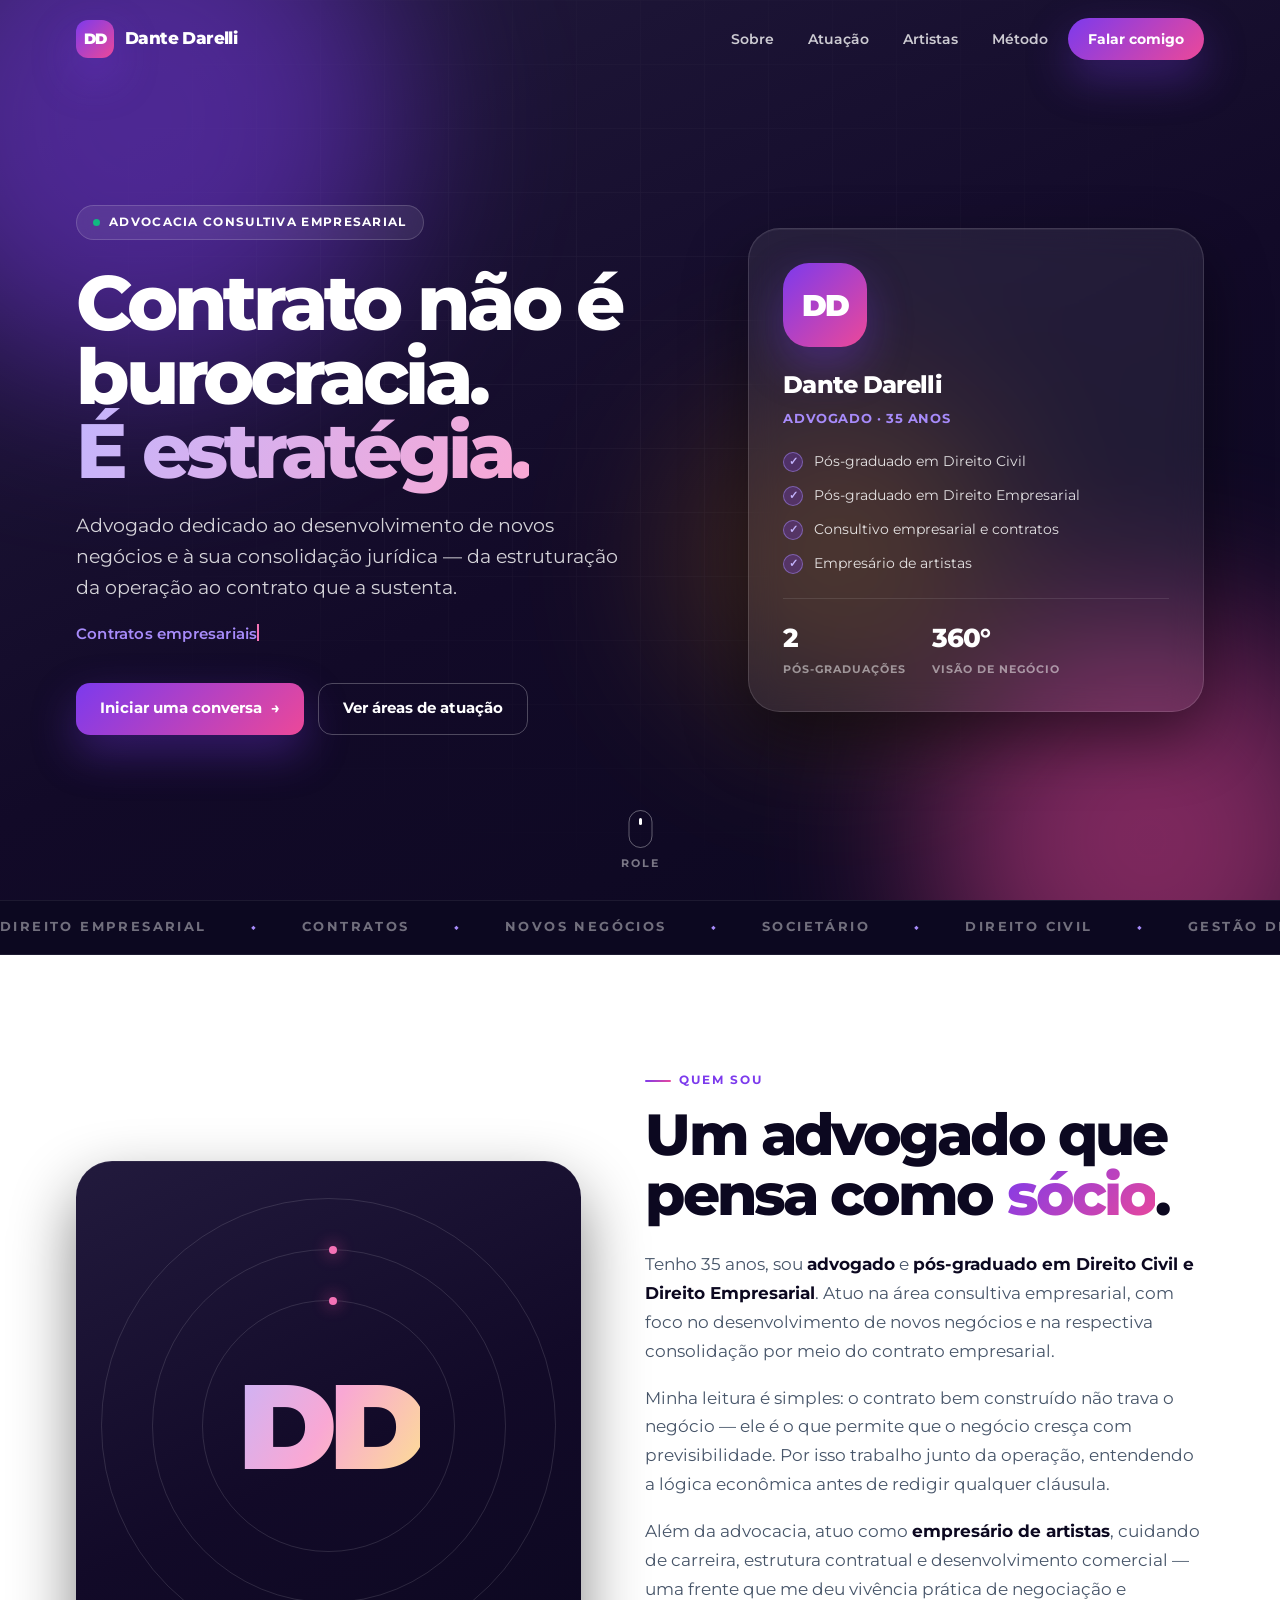
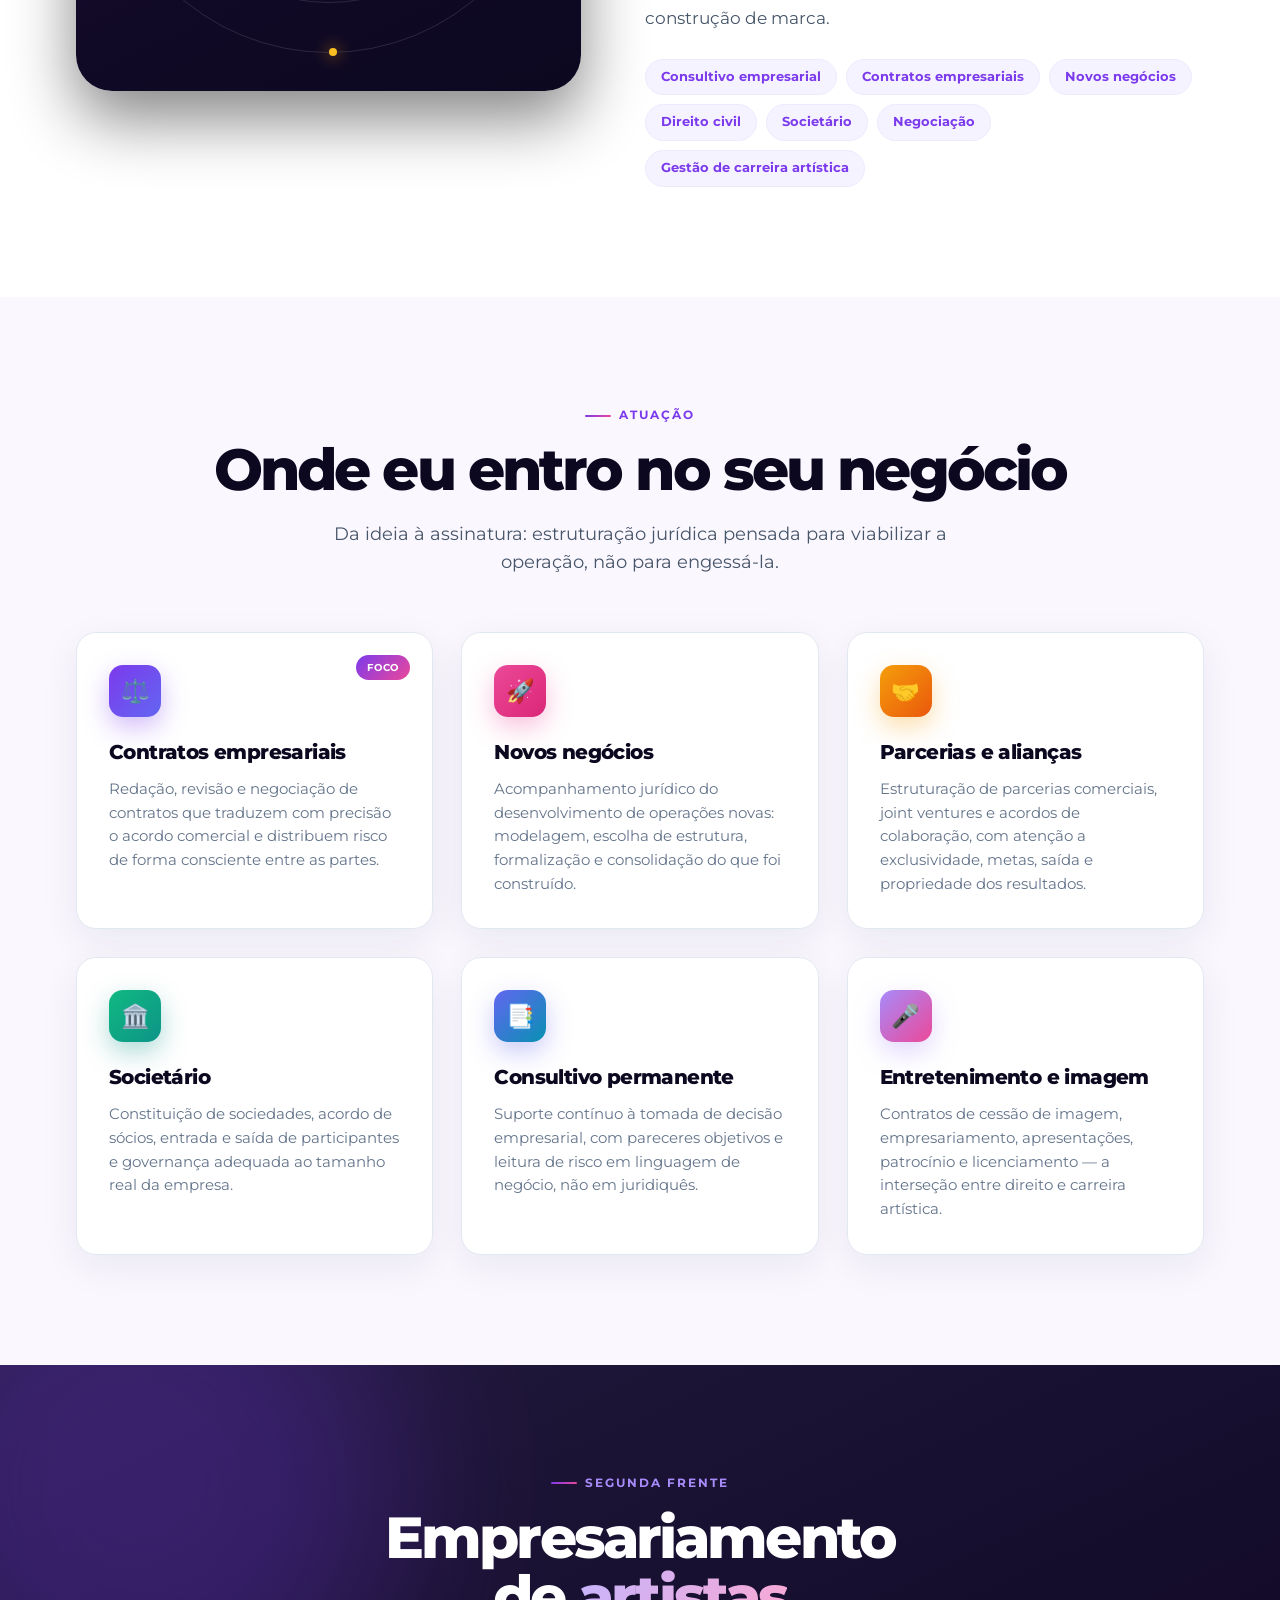
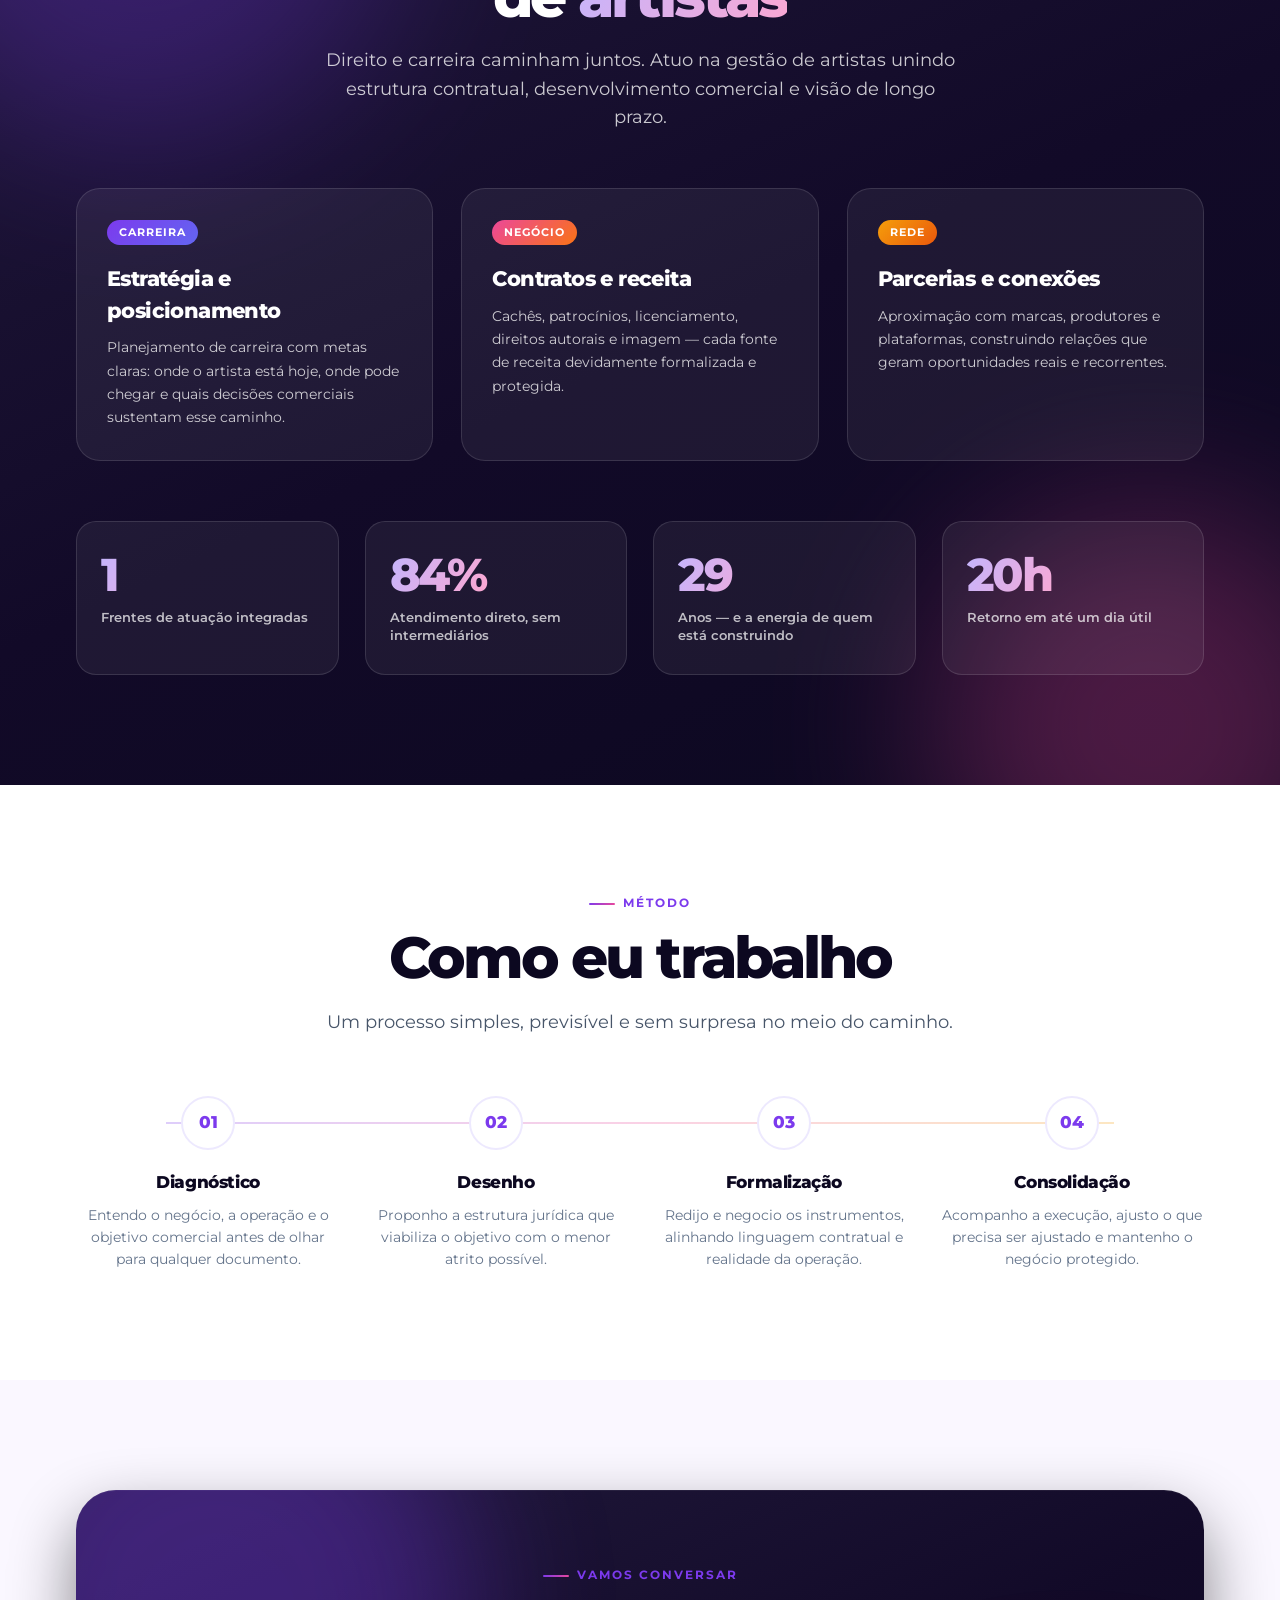
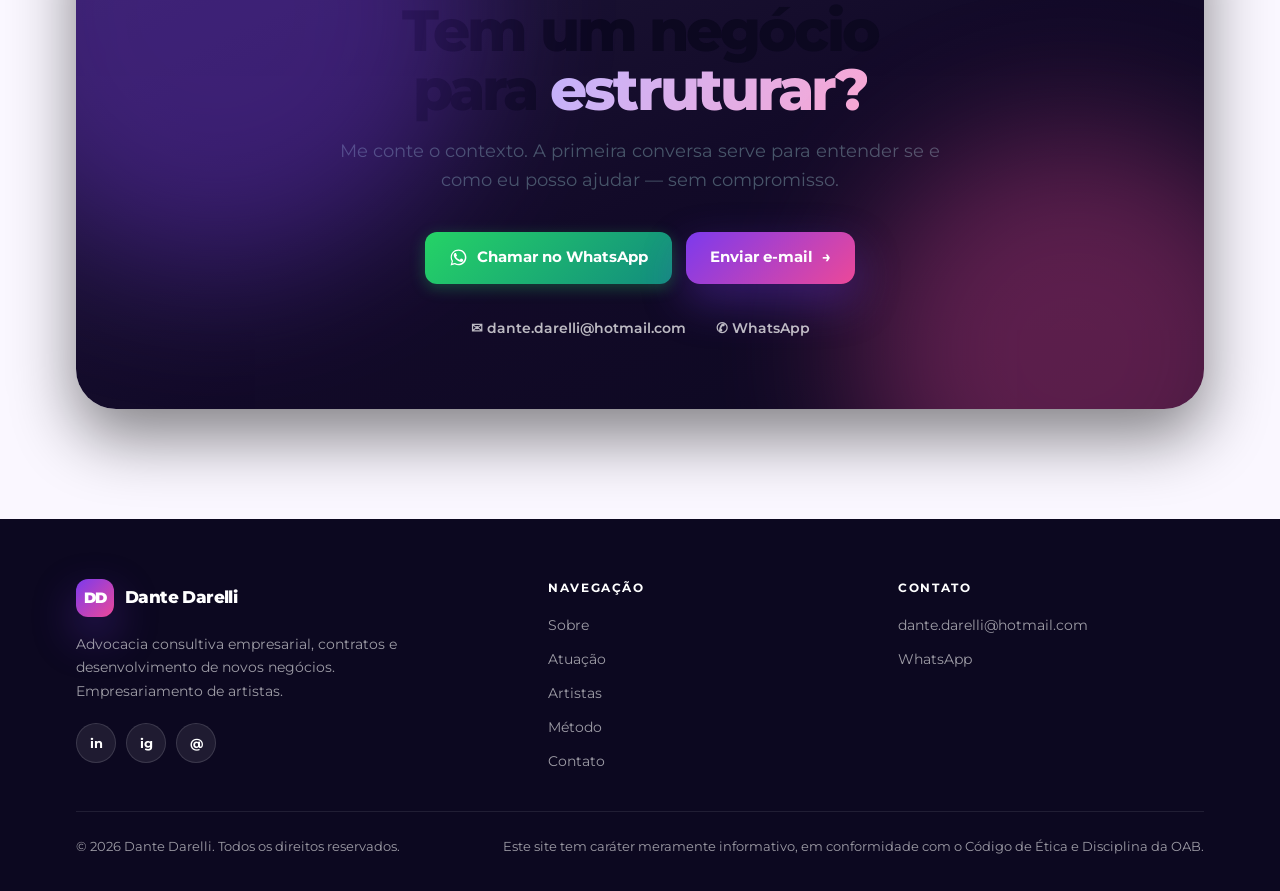
<file: index.html>
<!DOCTYPE html>
<html lang="pt-BR">
<head>
<meta charset="UTF-8">
<meta name="viewport" content="width=device-width, initial-scale=1">
<title>Dante Darelli — Advogado | Consultivo Empresarial</title>
<meta name="description" content="Dante Darelli — advogado especialista em direito civil e empresarial. Consultivo empresarial, estruturação de novos negócios e contratos. Também atua como empresário de artistas.">
<link rel="preconnect" href="https://fonts.googleapis.com">
<link rel="preconnect" href="https://fonts.gstatic.com" crossorigin>
<link href="https://fonts.googleapis.com/css2?family=Montserrat:wght@400;500;600;700;800;900&display=swap" rel="stylesheet">
<style>
:root{
  --violet:#7C3AED; --violet-5:#8B5CF6; --violet-4:#A78BFA; --indigo:#6366F1;
  --pink:#EC4899; --pink-d:#DB2777; --pink-l:#F472B6;
  --amber:#FBBF24; --amber-d:#F59E0B; --orange:#F97316;
  --teal:#0D9488; --green:#10B981;
  --ink:#0C0820; --ink-2:#120A28; --ink-3:#221A3D;
  --body:#475569; --body-2:#64748B;
  --white:#FFFFFF; --lilac:#FAF7FF; --lilac-2:#F5F3FF; --line:#E2E8F0;
  --grad:linear-gradient(135deg,#7C3AED 0%,#EC4899 100%);
  --grad-warm:linear-gradient(120deg,#C4B5FD 0%,#F9A8D4 48%,#FDE68A 100%);
  --dark-bg:linear-gradient(155deg,#221A3D 0%,#120A28 55%,#0C0820 100%);
  --shadow-card:rgba(15,23,42,.07) 0 12px 38px 0;
  --shadow-glow:rgba(124,58,237,.34) 0 18px 44px 0;
  --shadow-panel:rgba(0,0,0,.48) 0 28px 64px 0, rgba(255,255,255,.06) 0 1px 0 0 inset;
}
*{margin:0;padding:0;box-sizing:border-box}
html{scroll-behavior:smooth}
body{font-family:Montserrat,Arial,sans-serif;background:var(--white);color:var(--body);font-size:16px;line-height:1.5;overflow-x:hidden;-webkit-font-smoothing:antialiased}
::selection{background:var(--violet);color:#fff}
img{max-width:100%;display:block}
a{text-decoration:none;color:inherit}

/* ---------- scrollbar ---------- */
::-webkit-scrollbar{width:10px}
::-webkit-scrollbar-track{background:var(--lilac-2)}
::-webkit-scrollbar-thumb{background:var(--grad);border-radius:999px}

/* ---------- progress bar ---------- */
#progress{position:fixed;top:0;left:0;height:3px;width:0;background:var(--grad);z-index:200;box-shadow:0 0 14px rgba(236,72,153,.6)}

/* ---------- cursor glow ---------- */
#glow{position:fixed;width:520px;height:520px;border-radius:50%;pointer-events:none;z-index:1;
  background:radial-gradient(circle,rgba(124,58,237,.20) 0%,rgba(236,72,153,.10) 40%,transparent 70%);
  transform:translate(-50%,-50%);transition:opacity .4s;mix-blend-mode:screen;opacity:0}
body.dark-zone #glow{opacity:1}

/* ---------- nav ---------- */
nav{position:fixed;top:0;left:0;right:0;z-index:150;padding:18px 0;transition:.4s cubic-bezier(.4,0,.2,1)}
nav.solid{background:rgba(12,8,32,.82);backdrop-filter:blur(18px);padding:11px 0;border-bottom:1px solid rgba(255,255,255,.08)}
.nav-in{max-width:1180px;margin:0 auto;padding:0 26px;display:flex;align-items:center;justify-content:space-between;gap:20px}
.logo{display:flex;align-items:center;gap:11px;font-weight:800;letter-spacing:-.6px;color:#fff;font-size:17px}
.logo-mark{width:38px;height:38px;border-radius:12px;background:var(--grad);display:grid;place-items:center;color:#fff;font-weight:900;font-size:15px;letter-spacing:-1px;box-shadow:var(--shadow-glow);animation:markPulse 4.5s ease-in-out infinite}
@keyframes markPulse{0%,100%{box-shadow:rgba(124,58,237,.34) 0 18px 44px 0}50%{box-shadow:rgba(236,72,153,.45) 0 18px 52px 0}}
.nav-links{display:flex;gap:6px;align-items:center}
.nav-links a{font-size:13.5px;font-weight:600;color:rgba(255,255,255,.78);padding:9px 14px;border-radius:999px;position:relative;transition:.28s}
.nav-links a:hover{color:#fff;background:rgba(255,255,255,.08)}
.nav-cta{background:var(--grad);color:#fff!important;font-weight:700!important;padding:11px 20px!important;border-radius:12px;box-shadow:var(--shadow-glow);transition:.3s}
.nav-cta:hover{transform:translateY(-2px);background:var(--grad)!important}
.burger{display:none;width:42px;height:42px;border-radius:12px;background:rgba(255,255,255,.09);border:1px solid rgba(255,255,255,.14);cursor:pointer;flex-direction:column;gap:5px;align-items:center;justify-content:center}
.burger span{width:17px;height:2px;background:#fff;border-radius:2px;transition:.3s}
.burger.on span:nth-child(1){transform:translateY(7px) rotate(45deg)}
.burger.on span:nth-child(2){opacity:0}
.burger.on span:nth-child(3){transform:translateY(-7px) rotate(-45deg)}

/* ---------- hero ---------- */
.hero{position:relative;min-height:100vh;background:var(--dark-bg);display:flex;align-items:center;overflow:hidden;padding:130px 0 90px}
.hero::after{content:"";position:absolute;inset:0;opacity:.05;pointer-events:none;
  background-image:linear-gradient(rgba(255,255,255,.6) 1px,transparent 1px),linear-gradient(90deg,rgba(255,255,255,.6) 1px,transparent 1px);
  background-size:64px 64px;mask-image:radial-gradient(ellipse at 50% 40%,#000 10%,transparent 72%)}
.orb{position:absolute;border-radius:50%;filter:blur(85px);opacity:.5;pointer-events:none}
.o1{width:520px;height:520px;background:#7C3AED;top:-140px;left:-120px;animation:float1 17s ease-in-out infinite}
.o2{width:440px;height:440px;background:#EC4899;bottom:-160px;right:-90px;animation:float2 21s ease-in-out infinite}
.o3{width:320px;height:320px;background:#F59E0B;top:44%;right:22%;opacity:.22;animation:float3 25s ease-in-out infinite}
@keyframes float1{0%,100%{transform:translate(0,0) scale(1)}50%{transform:translate(120px,90px) scale(1.15)}}
@keyframes float2{0%,100%{transform:translate(0,0) scale(1)}50%{transform:translate(-110px,-70px) scale(1.2)}}
@keyframes float3{0%,100%{transform:translate(0,0)}33%{transform:translate(-90px,60px)}66%{transform:translate(70px,-50px)}}
.wrap{max-width:1180px;margin:0 auto;padding:0 26px;position:relative;z-index:3;width:100%}
.hero-grid{display:grid;grid-template-columns:1.15fr .85fr;gap:56px;align-items:center}
.pill{display:inline-flex;align-items:center;gap:9px;padding:8px 16px;border-radius:999px;background:rgba(255,255,255,.08);border:1px solid rgba(255,255,255,.16);color:#fff;font-size:11.5px;font-weight:700;letter-spacing:1.3px;text-transform:uppercase;backdrop-filter:blur(10px)}
.dot{width:7px;height:7px;border-radius:50%;background:#10B981;box-shadow:0 0 0 0 rgba(16,185,129,.7);animation:ping 2.2s infinite}
@keyframes ping{0%{box-shadow:0 0 0 0 rgba(16,185,129,.7)}70%{box-shadow:0 0 0 11px rgba(16,185,129,0)}100%{box-shadow:0 0 0 0 rgba(16,185,129,0)}}
h1{font-size:clamp(42px,6.2vw,76.8px);font-weight:800;line-height:.96;letter-spacing:-.055em;color:#fff;margin:26px 0 22px}
.g-text{background:var(--grad-warm);-webkit-background-clip:text;background-clip:text;color:transparent;background-size:220% auto;animation:shimmer 7s linear infinite}
@keyframes shimmer{to{background-position:220% center}}
.hero p.lead{font-size:19.2px;color:rgba(255,255,255,.82);max-width:560px;font-weight:400;line-height:1.62}
.type-line{margin-top:20px;font-size:15px;font-weight:600;color:var(--violet-4);letter-spacing:.2px;min-height:24px}
.type-line .cursor{display:inline-block;width:2px;height:17px;background:var(--pink-l);vertical-align:-2px;animation:blink 1s steps(2) infinite}
@keyframes blink{50%{opacity:0}}
.btns{display:flex;gap:14px;flex-wrap:wrap;margin-top:36px}
.btn{display:inline-flex;align-items:center;gap:9px;height:52px;padding:0 24px;border-radius:14px;font-weight:700;font-size:14.5px;cursor:pointer;border:none;transition:.32s cubic-bezier(.4,0,.2,1);position:relative;overflow:hidden}
.btn-primary{background:var(--grad);color:#fff;box-shadow:var(--shadow-glow)}
.btn-primary:hover{transform:translateY(-3px);box-shadow:rgba(236,72,153,.48) 0 22px 52px 0}
.btn-primary span.arw{transition:.3s}
.btn-primary:hover span.arw{transform:translateX(5px)}
.btn-wa{background:linear-gradient(135deg,#25D366 0%,#128C7E 100%);color:#fff;border-radius:12px;box-shadow:rgba(37,211,102,.3) 0 4px 15px 0}
.btn-wa:hover{transform:translateY(-3px);box-shadow:rgba(37,211,102,.45) 0 14px 34px 0}
.btn-ghost{background:transparent;color:#fff;border:1px solid rgba(255,255,255,.26)}
.btn-ghost:hover{background:rgba(255,255,255,.1);transform:translateY(-3px)}

/* hero card */
.card-3d{background:rgba(255,255,255,.07);border:1px solid rgba(255,255,255,.13);border-radius:32px;padding:34px;box-shadow:var(--shadow-panel);backdrop-filter:blur(16px);transform-style:preserve-3d;transition:transform .18s ease-out}
.card-3d .avatar{width:84px;height:84px;border-radius:26px;background:var(--grad);display:grid;place-items:center;color:#fff;font-weight:900;font-size:30px;letter-spacing:-2px;box-shadow:var(--shadow-glow);margin-bottom:20px}
.card-3d h3{color:#fff;font-size:24px;font-weight:800;letter-spacing:-.9px}
.card-3d .role{color:var(--violet-4);font-size:13px;font-weight:700;letter-spacing:.6px;text-transform:uppercase;margin-top:6px}
.card-3d ul{list-style:none;margin-top:22px;display:flex;flex-direction:column;gap:13px}
.card-3d li{display:flex;align-items:flex-start;gap:11px;color:rgba(255,255,255,.86);font-size:14.2px;line-height:1.45}
.tick{flex:0 0 20px;width:20px;height:20px;border-radius:50%;background:rgba(124,58,237,.28);border:1px solid rgba(167,139,250,.5);display:grid;place-items:center;color:#C4B5FD;font-size:11px;font-weight:800;margin-top:1px}
.oab{margin-top:24px;padding-top:20px;border-top:1px solid rgba(255,255,255,.1);display:flex;gap:26px}
.oab div span{display:block}
.oab .k{font-size:26px;font-weight:800;color:#fff;letter-spacing:-1px}
.oab .l{font-size:11px;font-weight:700;letter-spacing:1px;text-transform:uppercase;color:rgba(255,255,255,.5);margin-top:3px}

/* scroll hint */
.scroll-hint{position:absolute;bottom:28px;left:50%;transform:translateX(-50%);z-index:4;display:flex;flex-direction:column;align-items:center;gap:8px;color:rgba(255,255,255,.45);font-size:10.5px;font-weight:700;letter-spacing:2px;text-transform:uppercase}
.mouse{width:24px;height:38px;border:1.5px solid rgba(255,255,255,.35);border-radius:999px;position:relative}
.mouse::after{content:"";position:absolute;top:7px;left:50%;transform:translateX(-50%);width:3px;height:7px;border-radius:2px;background:#fff;animation:wheel 1.8s infinite}
@keyframes wheel{0%{opacity:0;transform:translate(-50%,0)}30%{opacity:1}100%{opacity:0;transform:translate(-50%,13px)}}

/* ---------- marquee ---------- */
.marquee{background:var(--ink);padding:17px 0;overflow:hidden;border-top:1px solid rgba(255,255,255,.07);border-bottom:1px solid rgba(255,255,255,.07)}
.mq-track{display:flex;gap:44px;width:max-content;animation:scrollX 34s linear infinite}
.mq-track span{color:rgba(255,255,255,.42);font-size:12.5px;font-weight:700;letter-spacing:2.4px;text-transform:uppercase;white-space:nowrap;display:flex;align-items:center;gap:44px}
.mq-track span::after{content:"◆";color:var(--violet-4);font-size:8px}
@keyframes scrollX{to{transform:translateX(-50%)}}

/* ---------- sections ---------- */
section{position:relative}
.sec{padding:110px 0}
.sec-light{background:var(--white)}
.sec-lilac{background:var(--lilac)}
.sec-dark{background:var(--dark-bg);overflow:hidden}
.eyebrow{display:inline-flex;align-items:center;gap:8px;font-size:11.5px;font-weight:700;letter-spacing:2px;text-transform:uppercase;color:var(--violet);margin-bottom:16px}
.eyebrow::before{content:"";width:26px;height:2px;background:var(--grad);border-radius:2px}
.sec-dark .eyebrow{color:var(--violet-4)}
h2{font-size:clamp(30px,4.6vw,57.6px);font-weight:800;letter-spacing:-.05em;line-height:1.03;color:var(--ink)}
.sec-dark h2{color:#fff}
.sub{font-size:17.5px;color:var(--body);max-width:640px;margin-top:20px;line-height:1.62}
.sec-dark .sub{color:rgba(255,255,255,.78)}
.head-center{text-align:center;display:flex;flex-direction:column;align-items:center}
.head-center .sub{margin-left:auto;margin-right:auto}

/* ---------- about ---------- */
.about{display:grid;grid-template-columns:.95fr 1.05fr;gap:64px;align-items:center}
.about-visual{position:relative;aspect-ratio:1/1.05;border-radius:36px;background:var(--dark-bg);overflow:hidden;box-shadow:var(--shadow-panel);display:grid;place-items:center}
.about-visual .ring{position:absolute;border:1px solid rgba(255,255,255,.12);border-radius:50%}
.r1{width:70%;aspect-ratio:1;animation:spin 26s linear infinite}
.r2{width:90%;aspect-ratio:1;animation:spin 38s linear infinite reverse}
.r3{width:50%;aspect-ratio:1;animation:spin 18s linear infinite}
@keyframes spin{to{transform:rotate(360deg)}}
.r1::before,.r3::before{content:"";position:absolute;top:-4px;left:50%;width:8px;height:8px;border-radius:50%;background:var(--pink-l);box-shadow:0 0 16px var(--pink)}
.r2::before{content:"";position:absolute;bottom:-4px;left:50%;width:8px;height:8px;border-radius:50%;background:var(--amber);box-shadow:0 0 16px var(--amber-d)}
.about-visual .mono{position:relative;z-index:2;font-size:clamp(64px,10vw,120px);font-weight:900;letter-spacing:-8px;background:var(--grad-warm);-webkit-background-clip:text;background-clip:text;color:transparent}
.about p{font-size:16.8px;line-height:1.72;margin-bottom:18px}
.about p strong{color:var(--ink);font-weight:700}
.chips{display:flex;flex-wrap:wrap;gap:9px;margin-top:26px}
.chip{padding:8px 15px;border-radius:999px;background:var(--lilac-2);border:1px solid #EDE9FE;color:var(--violet);font-size:12.5px;font-weight:700;transition:.28s}
.chip:hover{background:var(--grad);color:#fff;border-color:transparent;transform:translateY(-2px);box-shadow:rgba(124,58,237,.3) 0 8px 20px 0}

/* ---------- stats ---------- */
.stats{display:grid;grid-template-columns:repeat(4,1fr);gap:26px;margin-top:60px}
.stat{background:rgba(255,255,255,.06);border:1px solid rgba(255,255,255,.12);border-radius:20px;padding:30px 24px;transition:.35s}
.stat:hover{transform:translateY(-6px);background:rgba(255,255,255,.1);box-shadow:var(--shadow-panel)}
.stat .n{font-size:46px;font-weight:800;letter-spacing:-2.4px;background:var(--grad-warm);-webkit-background-clip:text;background-clip:text;color:transparent;line-height:1}
.stat .t{margin-top:10px;font-size:13px;font-weight:600;color:rgba(255,255,255,.72);line-height:1.4}

/* ---------- services ---------- */
.grid3{display:grid;grid-template-columns:repeat(3,1fr);gap:28px;margin-top:56px}
.card{background:#fff;border:1px solid var(--line);border-radius:20px;padding:32px;box-shadow:var(--shadow-card);position:relative;overflow:hidden;transition:.4s cubic-bezier(.4,0,.2,1)}
.card::before{content:"";position:absolute;top:0;left:0;right:0;height:3px;background:var(--grad);transform:scaleX(0);transform-origin:left;transition:.45s}
.card:hover{transform:translateY(-9px);box-shadow:rgba(15,23,42,.13) 0 26px 60px 0;border-color:#EDE9FE}
.card:hover::before{transform:scaleX(1)}
.ic{width:52px;height:52px;border-radius:14px;display:grid;place-items:center;font-size:23px;margin-bottom:20px;transition:.4s}
.card:hover .ic{transform:rotate(-8deg) scale(1.07)}
.ic-v{background:linear-gradient(135deg,#7C3AED,#6366F1);box-shadow:rgba(124,58,237,.34) 0 10px 26px 0}
.ic-p{background:linear-gradient(135deg,#EC4899,#DB2777);box-shadow:rgba(236,72,153,.34) 0 10px 26px 0}
.ic-a{background:linear-gradient(135deg,#F59E0B,#EA580C);box-shadow:rgba(245,158,11,.34) 0 10px 26px 0}
.ic-t{background:linear-gradient(135deg,#10B981,#0D9488);box-shadow:rgba(13,148,136,.34) 0 10px 26px 0}
.ic-i{background:linear-gradient(135deg,#6366F1,#0891B2);box-shadow:rgba(99,102,241,.34) 0 10px 26px 0}
.ic-r{background:linear-gradient(135deg,#A78BFA,#EC4899);box-shadow:rgba(167,139,250,.34) 0 10px 26px 0}
.card h3{font-size:20px;font-weight:800;letter-spacing:-.6px;color:var(--ink);margin-bottom:11px}
.card p{font-size:14.6px;line-height:1.62;color:var(--body-2)}
.badge{position:absolute;top:22px;right:22px;padding:5px 11px;border-radius:999px;font-size:10px;font-weight:700;letter-spacing:.9px;text-transform:uppercase;color:#fff;background:var(--grad)}

/* ---------- artists ---------- */
.art-grid{display:grid;grid-template-columns:repeat(3,1fr);gap:28px;margin-top:56px}
.art{border-radius:24px;padding:30px;background:rgba(255,255,255,.06);border:1px solid rgba(255,255,255,.12);transition:.4s;position:relative;overflow:hidden}
.art::after{content:"";position:absolute;width:180px;height:180px;border-radius:50%;filter:blur(60px);opacity:0;transition:.5s;top:-60px;right:-60px}
.art:hover::after{opacity:.55}
.art.a1::after{background:#7C3AED}.art.a2::after{background:#EC4899}.art.a3::after{background:#F59E0B}
.art:hover{transform:translateY(-8px);background:rgba(255,255,255,.1);box-shadow:var(--shadow-panel)}
.art .tag{display:inline-block;padding:5px 12px;border-radius:999px;font-size:10.5px;font-weight:700;letter-spacing:1px;text-transform:uppercase;color:#fff;margin-bottom:18px;position:relative;z-index:2}
.art.a1 .tag{background:linear-gradient(135deg,#7C3AED,#6366F1)}
.art.a2 .tag{background:linear-gradient(135deg,#EC4899,#F97316)}
.art.a3 .tag{background:linear-gradient(135deg,#F59E0B,#EA580C)}
.art h3{color:#fff;font-size:21px;font-weight:800;letter-spacing:-.6px;margin-bottom:10px;position:relative;z-index:2}
.art p{color:rgba(255,255,255,.78);font-size:14.4px;line-height:1.62;position:relative;z-index:2}

/* ---------- process ---------- */
.steps{display:grid;grid-template-columns:repeat(4,1fr);gap:24px;margin-top:60px;position:relative}
.steps::before{content:"";position:absolute;top:26px;left:8%;right:8%;height:2px;background:linear-gradient(90deg,#7C3AED,#EC4899,#F59E0B);opacity:.25}
.step{text-align:center;position:relative}
.step .num{width:54px;height:54px;border-radius:50%;background:#fff;border:2px solid #EDE9FE;display:grid;place-items:center;margin:0 auto 20px;font-weight:800;font-size:17px;color:var(--violet);position:relative;z-index:2;transition:.4s}
.step:hover .num{background:var(--grad);color:#fff;border-color:transparent;transform:scale(1.12);box-shadow:var(--shadow-glow)}
.step h4{font-size:16.5px;font-weight:800;color:var(--ink);letter-spacing:-.4px;margin-bottom:9px}
.step p{font-size:14px;color:var(--body-2);line-height:1.58}

/* ---------- CTA ---------- */
.cta-panel{background:var(--dark-bg);border-radius:40px;padding:70px 50px;text-align:center;position:relative;overflow:hidden;box-shadow:var(--shadow-panel)}
.cta-panel .orb{filter:blur(70px)}
.cta-panel h2{margin-bottom:18px}
.cta-panel .sub{margin:0 auto}
.cta-btns{display:flex;gap:14px;justify-content:center;flex-wrap:wrap;margin-top:38px;position:relative;z-index:3}
.contact-line{display:flex;gap:30px;justify-content:center;flex-wrap:wrap;margin-top:34px;position:relative;z-index:3}
.contact-line a{color:rgba(255,255,255,.72);font-size:14px;font-weight:600;display:flex;align-items:center;gap:8px;transition:.3s}
.contact-line a:hover{color:#fff}

/* ---------- footer ---------- */
footer{background:var(--ink);padding:60px 0 34px;color:rgba(255,255,255,.6)}
.f-grid{display:grid;grid-template-columns:1.4fr 1fr 1fr;gap:44px;padding-bottom:38px;border-bottom:1px solid rgba(255,255,255,.09)}
footer h5{color:#fff;font-size:12px;font-weight:700;letter-spacing:1.6px;text-transform:uppercase;margin-bottom:16px}
footer ul{list-style:none;display:flex;flex-direction:column;gap:10px}
footer a{font-size:14px;transition:.28s}
footer a:hover{color:#fff}
footer p{font-size:14px;line-height:1.68;max-width:330px;margin-top:16px}
.socials{display:flex;gap:10px;margin-top:20px}
.socials a{width:40px;height:40px;border-radius:50%;background:rgba(255,255,255,.08);border:1px solid rgba(255,255,255,.13);display:grid;place-items:center;color:#fff;font-size:13px;font-weight:700;transition:.3s}
.socials a:hover{background:var(--grad);border-color:transparent;transform:translateY(-3px);box-shadow:var(--shadow-glow)}
.copy{padding-top:26px;display:flex;justify-content:space-between;gap:16px;flex-wrap:wrap;font-size:12.6px}

/* ---------- float wa ---------- */
.fab{position:fixed;right:22px;bottom:22px;z-index:140;width:58px;height:58px;border-radius:50%;background:linear-gradient(135deg,#25D366,#128C7E);display:grid;place-items:center;box-shadow:rgba(37,211,102,.4) 0 10px 30px 0;transform:scale(0);transition:.4s cubic-bezier(.34,1.56,.64,1)}
.fab.on{transform:scale(1)}
.fab:hover{transform:scale(1.1)}
.fab svg{width:28px;height:28px;fill:#fff}

/* ---------- reveal ---------- */
.rv{opacity:0;transform:translateY(34px);transition:opacity .85s cubic-bezier(.16,1,.3,1),transform .85s cubic-bezier(.16,1,.3,1)}
.rv.in{opacity:1;transform:none}
.d1{transition-delay:.09s}.d2{transition-delay:.18s}.d3{transition-delay:.27s}.d4{transition-delay:.36s}

@media(max-width:960px){
  .hero-grid,.about{grid-template-columns:1fr;gap:44px}
  .grid3,.art-grid,.steps,.stats{grid-template-columns:repeat(2,1fr)}
  .steps::before{display:none}
  .f-grid{grid-template-columns:1fr}
  .nav-links{position:fixed;top:66px;left:16px;right:16px;background:rgba(12,8,32,.97);backdrop-filter:blur(18px);border:1px solid rgba(255,255,255,.1);border-radius:20px;flex-direction:column;padding:16px;gap:4px;opacity:0;pointer-events:none;transform:translateY(-12px);transition:.32s}
  .nav-links.open{opacity:1;pointer-events:all;transform:none}
  .nav-links a{width:100%;text-align:center}
  .burger{display:flex}
  #glow{display:none}
}
@media(max-width:600px){
  .grid3,.art-grid,.steps,.stats{grid-template-columns:1fr}
  .sec{padding:78px 0}
  .cta-panel{padding:48px 24px;border-radius:28px}
}
@media(prefers-reduced-motion:reduce){*{animation:none!important;transition:none!important}.rv{opacity:1;transform:none}}
</style>
</head>
<body>
<div id="progress"></div>
<div id="glow"></div>

<nav id="nav">
  <div class="nav-in">
    <a href="#top" class="logo"><span class="logo-mark">DD</span> Dante Darelli</a>
    <div class="nav-links" id="links">
      <a href="#sobre">Sobre</a>
      <a href="#atuacao">Atuação</a>
      <a href="#artistas">Artistas</a>
      <a href="#metodo">Método</a>
      <a href="#contato" class="nav-cta">Falar comigo</a>
    </div>
    <div class="burger" id="burger"><span></span><span></span><span></span></div>
  </div>
</nav>

<!-- HERO -->
<header class="hero" id="top">
  <div class="orb o1"></div><div class="orb o2"></div><div class="orb o3"></div>
  <div class="wrap">
    <div class="hero-grid">
      <div>
        <span class="pill rv in"><span class="dot"></span> Advocacia consultiva empresarial</span>
        <h1 class="rv in">Contrato não é<br>burocracia.<br><span class="g-text">É estratégia.</span></h1>
        <p class="lead rv in">Advogado dedicado ao desenvolvimento de novos negócios e à sua consolidação jurídica — da estruturação da operação ao contrato que a sustenta.</p>
        <div class="type-line rv in"><span id="typed"></span><span class="cursor"></span></div>
        <div class="btns rv in">
          <a href="#contato" class="btn btn-primary">Iniciar uma conversa <span class="arw">→</span></a>
          <a href="#atuacao" class="btn btn-ghost">Ver áreas de atuação</a>
        </div>
      </div>
      <div class="card-3d rv in" id="tilt">
        <div class="avatar">DD</div>
        <h3>Dante Darelli</h3>
        <div class="role">Advogado · 35 anos</div>
        <ul>
          <li><span class="tick">✓</span> Pós-graduado em Direito Civil</li>
          <li><span class="tick">✓</span> Pós-graduado em Direito Empresarial</li>
          <li><span class="tick">✓</span> Consultivo empresarial e contratos</li>
          <li><span class="tick">✓</span> Empresário de artistas</li>
        </ul>
        <div class="oab">
          <div><span class="k" data-count="2">0</span><span class="l">Pós-graduações</span></div>
          <div><span class="k" data-count="360" data-suffix="°">0</span><span class="l">Visão de negócio</span></div>
        </div>
      </div>
    </div>
  </div>
  <div class="scroll-hint"><div class="mouse"></div>Role</div>
</header>

<div class="marquee">
  <div class="mq-track">
    <span>Direito Empresarial</span><span>Contratos</span><span>Novos Negócios</span><span>Societário</span><span>Direito Civil</span><span>Gestão de Artistas</span><span>Compliance Contratual</span><span>Parcerias</span>
    <span>Direito Empresarial</span><span>Contratos</span><span>Novos Negócios</span><span>Societário</span><span>Direito Civil</span><span>Gestão de Artistas</span><span>Compliance Contratual</span><span>Parcerias</span>
  </div>
</div>

<!-- SOBRE -->
<section class="sec sec-light" id="sobre">
  <div class="wrap">
    <div class="about">
      <div class="about-visual rv">
        <div class="ring r1"></div><div class="ring r2"></div><div class="ring r3"></div>
        <div class="mono">DD</div>
      </div>
      <div>
        <span class="eyebrow rv">Quem sou</span>
        <h2 class="rv">Um advogado que<br>pensa como <span style="background:var(--grad);-webkit-background-clip:text;background-clip:text;color:transparent">sócio</span>.</h2>
        <div class="rv d1" style="margin-top:26px">
          <p>Tenho 35 anos, sou <strong>advogado</strong> e <strong>pós-graduado em Direito Civil e Direito Empresarial</strong>. Atuo na área consultiva empresarial, com foco no desenvolvimento de novos negócios e na respectiva consolidação por meio do contrato empresarial.</p>
          <p>Minha leitura é simples: o contrato bem construído não trava o negócio — ele é o que permite que o negócio cresça com previsibilidade. Por isso trabalho junto da operação, entendendo a lógica econômica antes de redigir qualquer cláusula.</p>
          <p>Além da advocacia, atuo como <strong>empresário de artistas</strong>, cuidando de carreira, estrutura contratual e desenvolvimento comercial — uma frente que me deu vivência prática de negociação e construção de marca.</p>
        </div>
        <div class="chips rv d2">
          <span class="chip">Consultivo empresarial</span>
          <span class="chip">Contratos empresariais</span>
          <span class="chip">Novos negócios</span>
          <span class="chip">Direito civil</span>
          <span class="chip">Societário</span>
          <span class="chip">Negociação</span>
          <span class="chip">Gestão de carreira artística</span>
        </div>
      </div>
    </div>
  </div>
</section>

<!-- ATUAÇÃO -->
<section class="sec sec-lilac" id="atuacao">
  <div class="wrap">
    <div class="head-center">
      <span class="eyebrow rv">Atuação</span>
      <h2 class="rv">Onde eu entro no seu negócio</h2>
      <p class="sub rv d1">Da ideia à assinatura: estruturação jurídica pensada para viabilizar a operação, não para engessá-la.</p>
    </div>
    <div class="grid3">
      <div class="card rv"><span class="badge">Foco</span><div class="ic ic-v">⚖️</div><h3>Contratos empresariais</h3><p>Redação, revisão e negociação de contratos que traduzem com precisão o acordo comercial e distribuem risco de forma consciente entre as partes.</p></div>
      <div class="card rv d1"><div class="ic ic-p">🚀</div><h3>Novos negócios</h3><p>Acompanhamento jurídico do desenvolvimento de operações novas: modelagem, escolha de estrutura, formalização e consolidação do que foi construído.</p></div>
      <div class="card rv d2"><div class="ic ic-a">🤝</div><h3>Parcerias e alianças</h3><p>Estruturação de parcerias comerciais, joint ventures e acordos de colaboração, com atenção a exclusividade, metas, saída e propriedade dos resultados.</p></div>
      <div class="card rv"><div class="ic ic-t">🏛️</div><h3>Societário</h3><p>Constituição de sociedades, acordo de sócios, entrada e saída de participantes e governança adequada ao tamanho real da empresa.</p></div>
      <div class="card rv d1"><div class="ic ic-i">📑</div><h3>Consultivo permanente</h3><p>Suporte contínuo à tomada de decisão empresarial, com pareceres objetivos e leitura de risco em linguagem de negócio, não em juridiquês.</p></div>
      <div class="card rv d2"><div class="ic ic-r">🎤</div><h3>Entretenimento e imagem</h3><p>Contratos de cessão de imagem, empresariamento, apresentações, patrocínio e licenciamento — a interseção entre direito e carreira artística.</p></div>
    </div>
  </div>
</section>

<!-- ARTISTAS -->
<section class="sec sec-dark" id="artistas">
  <div class="orb o1" style="opacity:.28"></div><div class="orb o2" style="opacity:.28"></div>
  <div class="wrap">
    <div class="head-center">
      <span class="eyebrow rv">Segunda frente</span>
      <h2 class="rv">Empresariamento<br>de <span class="g-text">artistas</span></h2>
      <p class="sub rv d1">Direito e carreira caminham juntos. Atuo na gestão de artistas unindo estrutura contratual, desenvolvimento comercial e visão de longo prazo.</p>
    </div>
    <div class="art-grid">
      <div class="art a1 rv"><span class="tag">Carreira</span><h3>Estratégia e posicionamento</h3><p>Planejamento de carreira com metas claras: onde o artista está hoje, onde pode chegar e quais decisões comerciais sustentam esse caminho.</p></div>
      <div class="art a2 rv d1"><span class="tag">Negócio</span><h3>Contratos e receita</h3><p>Cachês, patrocínios, licenciamento, direitos autorais e imagem — cada fonte de receita devidamente formalizada e protegida.</p></div>
      <div class="art a3 rv d2"><span class="tag">Rede</span><h3>Parcerias e conexões</h3><p>Aproximação com marcas, produtores e plataformas, construindo relações que geram oportunidades reais e recorrentes.</p></div>
    </div>
    <div class="stats">
      <div class="stat rv"><div class="n" data-count="2">0</div><div class="t">Frentes de atuação integradas</div></div>
      <div class="stat rv d1"><div class="n" data-count="100" data-suffix="%">0</div><div class="t">Atendimento direto, sem intermediários</div></div>
      <div class="stat rv d2"><div class="n" data-count="35">0</div><div class="t">Anos — e a energia de quem está construindo</div></div>
      <div class="stat rv d3"><div class="n" data-count="24" data-suffix="h">0</div><div class="t">Retorno em até um dia útil</div></div>
    </div>
  </div>
</section>

<!-- MÉTODO -->
<section class="sec sec-light" id="metodo">
  <div class="wrap">
    <div class="head-center">
      <span class="eyebrow rv">Método</span>
      <h2 class="rv">Como eu trabalho</h2>
      <p class="sub rv d1">Um processo simples, previsível e sem surpresa no meio do caminho.</p>
    </div>
    <div class="steps">
      <div class="step rv"><div class="num">01</div><h4>Diagnóstico</h4><p>Entendo o negócio, a operação e o objetivo comercial antes de olhar para qualquer documento.</p></div>
      <div class="step rv d1"><div class="num">02</div><h4>Desenho</h4><p>Proponho a estrutura jurídica que viabiliza o objetivo com o menor atrito possível.</p></div>
      <div class="step rv d2"><div class="num">03</div><h4>Formalização</h4><p>Redijo e negocio os instrumentos, alinhando linguagem contratual e realidade da operação.</p></div>
      <div class="step rv d3"><div class="num">04</div><h4>Consolidação</h4><p>Acompanho a execução, ajusto o que precisa ser ajustado e mantenho o negócio protegido.</p></div>
    </div>
  </div>
</section>

<!-- CONTATO -->
<section class="sec sec-lilac" id="contato">
  <div class="wrap">
    <div class="cta-panel rv">
      <div class="orb o1" style="opacity:.35"></div><div class="orb o2" style="opacity:.35"></div>
      <span class="eyebrow">Vamos conversar</span>
      <h2>Tem um negócio<br>para <span class="g-text">estruturar?</span></h2>
      <p class="sub">Me conte o contexto. A primeira conversa serve para entender se e como eu posso ajudar — sem compromisso.</p>
      <div class="cta-btns">
        <a href="https://wa.me/5511999999999?text=Ol%C3%A1%20Dante%2C%20vim%20pelo%20seu%20site." target="_blank" rel="noopener" class="btn btn-wa">
          <svg viewBox="0 0 24 24" width="19" height="19" fill="#fff"><path d="M17.47 14.38c-.3-.15-1.76-.87-2.03-.97-.27-.1-.47-.15-.67.15-.2.3-.77.97-.94 1.17-.17.2-.35.22-.65.07-.3-.15-1.25-.46-2.39-1.47-.88-.79-1.48-1.76-1.65-2.06-.17-.3-.02-.46.13-.61.13-.13.3-.35.45-.52.15-.17.2-.3.3-.5.1-.2.05-.37-.02-.52-.08-.15-.67-1.61-.92-2.21-.24-.58-.49-.5-.67-.51h-.57c-.2 0-.52.07-.79.37-.27.3-1.04 1.02-1.04 2.48s1.06 2.88 1.21 3.08c.15.2 2.1 3.2 5.08 4.49.71.31 1.26.49 1.69.63.71.23 1.36.19 1.87.12.57-.09 1.76-.72 2.01-1.41.25-.7.25-1.29.17-1.41-.07-.13-.27-.2-.57-.35zM12.04 2C6.58 2 2.13 6.45 2.13 11.91c0 1.75.46 3.45 1.32 4.95L2 22l5.25-1.38c1.45.79 3.08 1.21 4.79 1.21h.01c5.46 0 9.91-4.45 9.91-9.91C21.96 6.45 17.5 2 12.04 2zm0 18.15h-.01c-1.52 0-3.02-.41-4.32-1.18l-.31-.18-3.21.84.86-3.13-.2-.32a8.2 8.2 0 01-1.26-4.37c0-4.54 3.7-8.23 8.25-8.23 2.2 0 4.27.86 5.83 2.41a8.19 8.19 0 012.41 5.83c0 4.54-3.7 8.23-8.24 8.23z"/></svg>
          Chamar no WhatsApp
        </a>
        <a href="mailto:dante.darelli@hotmail.com?subject=Contato%20pelo%20site" class="btn btn-primary">Enviar e-mail <span class="arw">→</span></a>
      </div>
      <div class="contact-line">
        <a href="mailto:dante.darelli@hotmail.com">✉ dante.darelli@hotmail.com</a>
        <a href="https://wa.me/5511999999999" target="_blank" rel="noopener">✆ WhatsApp</a>
      </div>
    </div>
  </div>
</section>

<footer>
  <div class="wrap">
    <div class="f-grid">
      <div>
        <a href="#top" class="logo"><span class="logo-mark">DD</span> Dante Darelli</a>
        <p>Advocacia consultiva empresarial, contratos e desenvolvimento de novos negócios. Empresariamento de artistas.</p>
        <div class="socials">
          <a href="#" aria-label="LinkedIn">in</a>
          <a href="#" aria-label="Instagram">ig</a>
          <a href="mailto:dante.darelli@hotmail.com" aria-label="E-mail">@</a>
        </div>
      </div>
      <div>
        <h5>Navegação</h5>
        <ul><li><a href="#sobre">Sobre</a></li><li><a href="#atuacao">Atuação</a></li><li><a href="#artistas">Artistas</a></li><li><a href="#metodo">Método</a></li><li><a href="#contato">Contato</a></li></ul>
      </div>
      <div>
        <h5>Contato</h5>
        <ul><li><a href="mailto:dante.darelli@hotmail.com">dante.darelli@hotmail.com</a></li><li><a href="https://wa.me/5511999999999" target="_blank" rel="noopener">WhatsApp</a></li></ul>
      </div>
    </div>
    <div class="copy">
      <span>© <span id="year"></span> Dante Darelli. Todos os direitos reservados.</span>
      <span>Este site tem caráter meramente informativo, em conformidade com o Código de Ética e Disciplina da OAB.</span>
    </div>
  </div>
</footer>

<a href="https://wa.me/5511999999999?text=Ol%C3%A1%20Dante%2C%20vim%20pelo%20seu%20site." target="_blank" rel="noopener" class="fab" id="fab" aria-label="WhatsApp">
  <svg viewBox="0 0 24 24"><path d="M17.47 14.38c-.3-.15-1.76-.87-2.03-.97-.27-.1-.47-.15-.67.15-.2.3-.77.97-.94 1.17-.17.2-.35.22-.65.07-.3-.15-1.25-.46-2.39-1.47-.88-.79-1.48-1.76-1.65-2.06-.17-.3-.02-.46.13-.61.13-.13.3-.35.45-.52.15-.17.2-.3.3-.5.1-.2.05-.37-.02-.52-.08-.15-.67-1.61-.92-2.21-.24-.58-.49-.5-.67-.51h-.57c-.2 0-.52.07-.79.37-.27.3-1.04 1.02-1.04 2.48s1.06 2.88 1.21 3.08c.15.2 2.1 3.2 5.08 4.49.71.31 1.26.49 1.69.63.71.23 1.36.19 1.87.12.57-.09 1.76-.72 2.01-1.41.25-.7.25-1.29.17-1.41-.07-.13-.27-.2-.57-.35zM12.04 2C6.58 2 2.13 6.45 2.13 11.91c0 1.75.46 3.45 1.32 4.95L2 22l5.25-1.38c1.45.79 3.08 1.21 4.79 1.21h.01c5.46 0 9.91-4.45 9.91-9.91C21.96 6.45 17.5 2 12.04 2zm0 18.15h-.01c-1.52 0-3.02-.41-4.32-1.18l-.31-.18-3.21.84.86-3.13-.2-.32a8.2 8.2 0 01-1.26-4.37c0-4.54 3.7-8.23 8.25-8.23 2.2 0 4.27.86 5.83 2.41a8.19 8.19 0 012.41 5.83c0 4.54-3.7 8.23-8.24 8.23z"/></svg>
</a>

<script>
document.getElementById('year').textContent=new Date().getFullYear();

/* progress + nav */
const nav=document.getElementById('nav'),prog=document.getElementById('progress'),fab=document.getElementById('fab');
function onScroll(){
  const st=window.scrollY,h=document.documentElement.scrollHeight-innerHeight;
  prog.style.width=(st/h*100)+'%';
  nav.classList.toggle('solid',st>60);
  fab.classList.toggle('on',st>500);
}
addEventListener('scroll',onScroll,{passive:true});onScroll();

/* burger */
const burger=document.getElementById('burger'),links=document.getElementById('links');
burger.addEventListener('click',()=>{burger.classList.toggle('on');links.classList.toggle('open')});
links.querySelectorAll('a').forEach(a=>a.addEventListener('click',()=>{burger.classList.remove('on');links.classList.remove('open')}));

/* reveal */
const io=new IntersectionObserver((es)=>{es.forEach(e=>{if(e.isIntersecting){e.target.classList.add('in');io.unobserve(e.target)}})},{threshold:.14,rootMargin:'0px 0px -60px 0px'});
document.querySelectorAll('.rv:not(.in)').forEach(el=>io.observe(el));

/* counters */
const cio=new IntersectionObserver((es)=>{es.forEach(e=>{
  if(!e.isIntersecting)return;cio.unobserve(e.target);
  const el=e.target,end=+el.dataset.count,suf=el.dataset.suffix||'';let t0=null;
  const step=(t)=>{if(!t0)t0=t;const p=Math.min((t-t0)/1400,1);
    el.textContent=Math.floor(end*(1-Math.pow(1-p,3)))+suf;
    if(p<1)requestAnimationFrame(step);else el.textContent=end+suf};
  requestAnimationFrame(step)})},{threshold:.5});
document.querySelectorAll('[data-count]').forEach(el=>cio.observe(el));

/* typewriter */
const words=['Contratos empresariais','Desenvolvimento de novos negócios','Direito civil e empresarial','Empresariamento de artistas'];
const out=document.getElementById('typed');let wi=0,ci=0,del=false;
(function type(){
  const w=words[wi];
  out.textContent=del?w.slice(0,--ci):w.slice(0,++ci);
  let d=del?38:72;
  if(!del&&ci===w.length){d=1800;del=true}
  else if(del&&ci===0){del=false;wi=(wi+1)%words.length;d=320}
  setTimeout(type,d)
})();

/* cursor glow + dark zones */
const glow=document.getElementById('glow');
addEventListener('mousemove',e=>{glow.style.left=e.clientX+'px';glow.style.top=e.clientY+'px';
  const el=document.elementFromPoint(e.clientX,e.clientY);
  document.body.classList.toggle('dark-zone',!!(el&&el.closest('.hero,.sec-dark,.cta-panel,footer')));
},{passive:true});

/* tilt */
const tilt=document.getElementById('tilt');
if(tilt&&matchMedia('(pointer:fine)').matches){
  tilt.addEventListener('mousemove',e=>{const r=tilt.getBoundingClientRect();
    const x=(e.clientX-r.left)/r.width-.5,y=(e.clientY-r.top)/r.height-.5;
    tilt.style.transform=`perspective(900px) rotateY(${x*9}deg) rotateX(${-y*9}deg) translateY(-6px)`});
  tilt.addEventListener('mouseleave',()=>{tilt.style.transform='perspective(900px) rotateY(0) rotateX(0)'});
}

/* parallax orbs on hero */
const heroOrbs=document.querySelectorAll('.hero .orb');
addEventListener('scroll',()=>{const y=window.scrollY;
  heroOrbs.forEach((o,i)=>{o.style.marginTop=(y*(0.08+i*0.05))+'px'})},{passive:true});
</script>
</body>
</html>
</file>
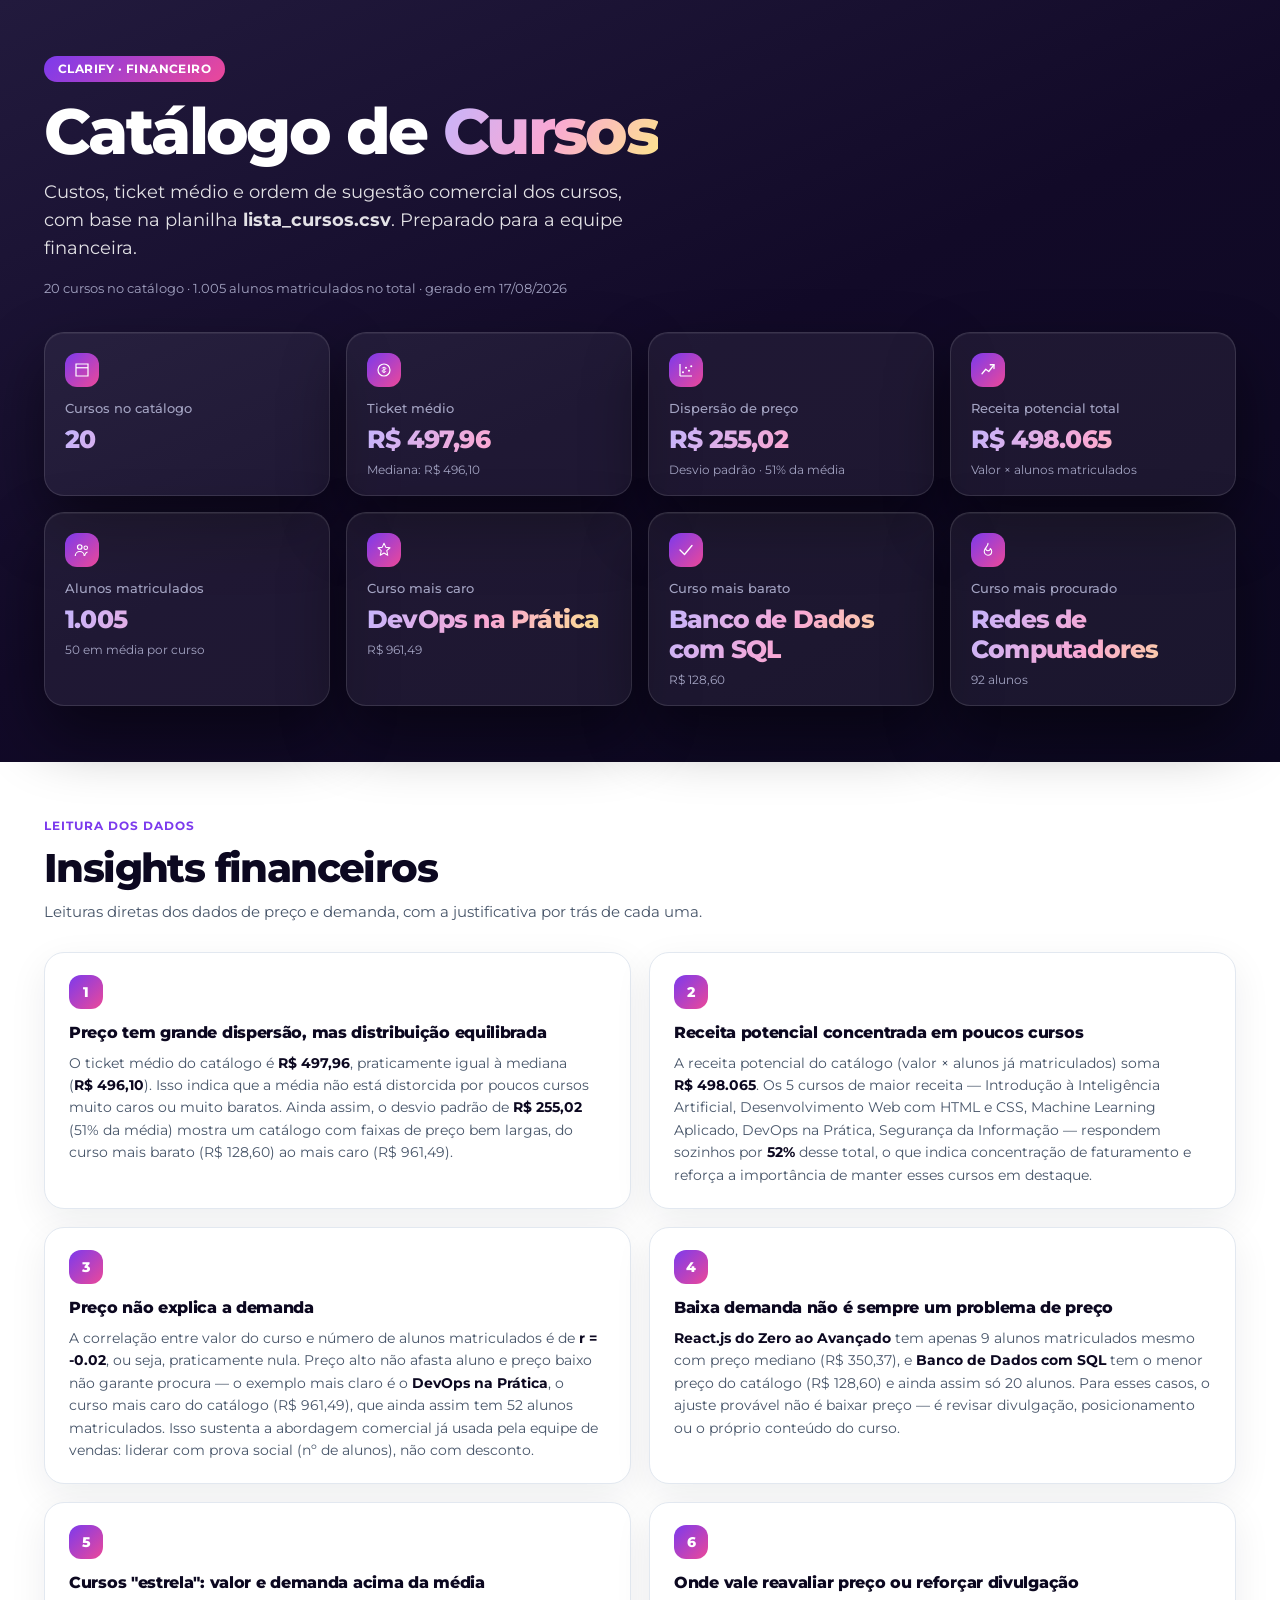
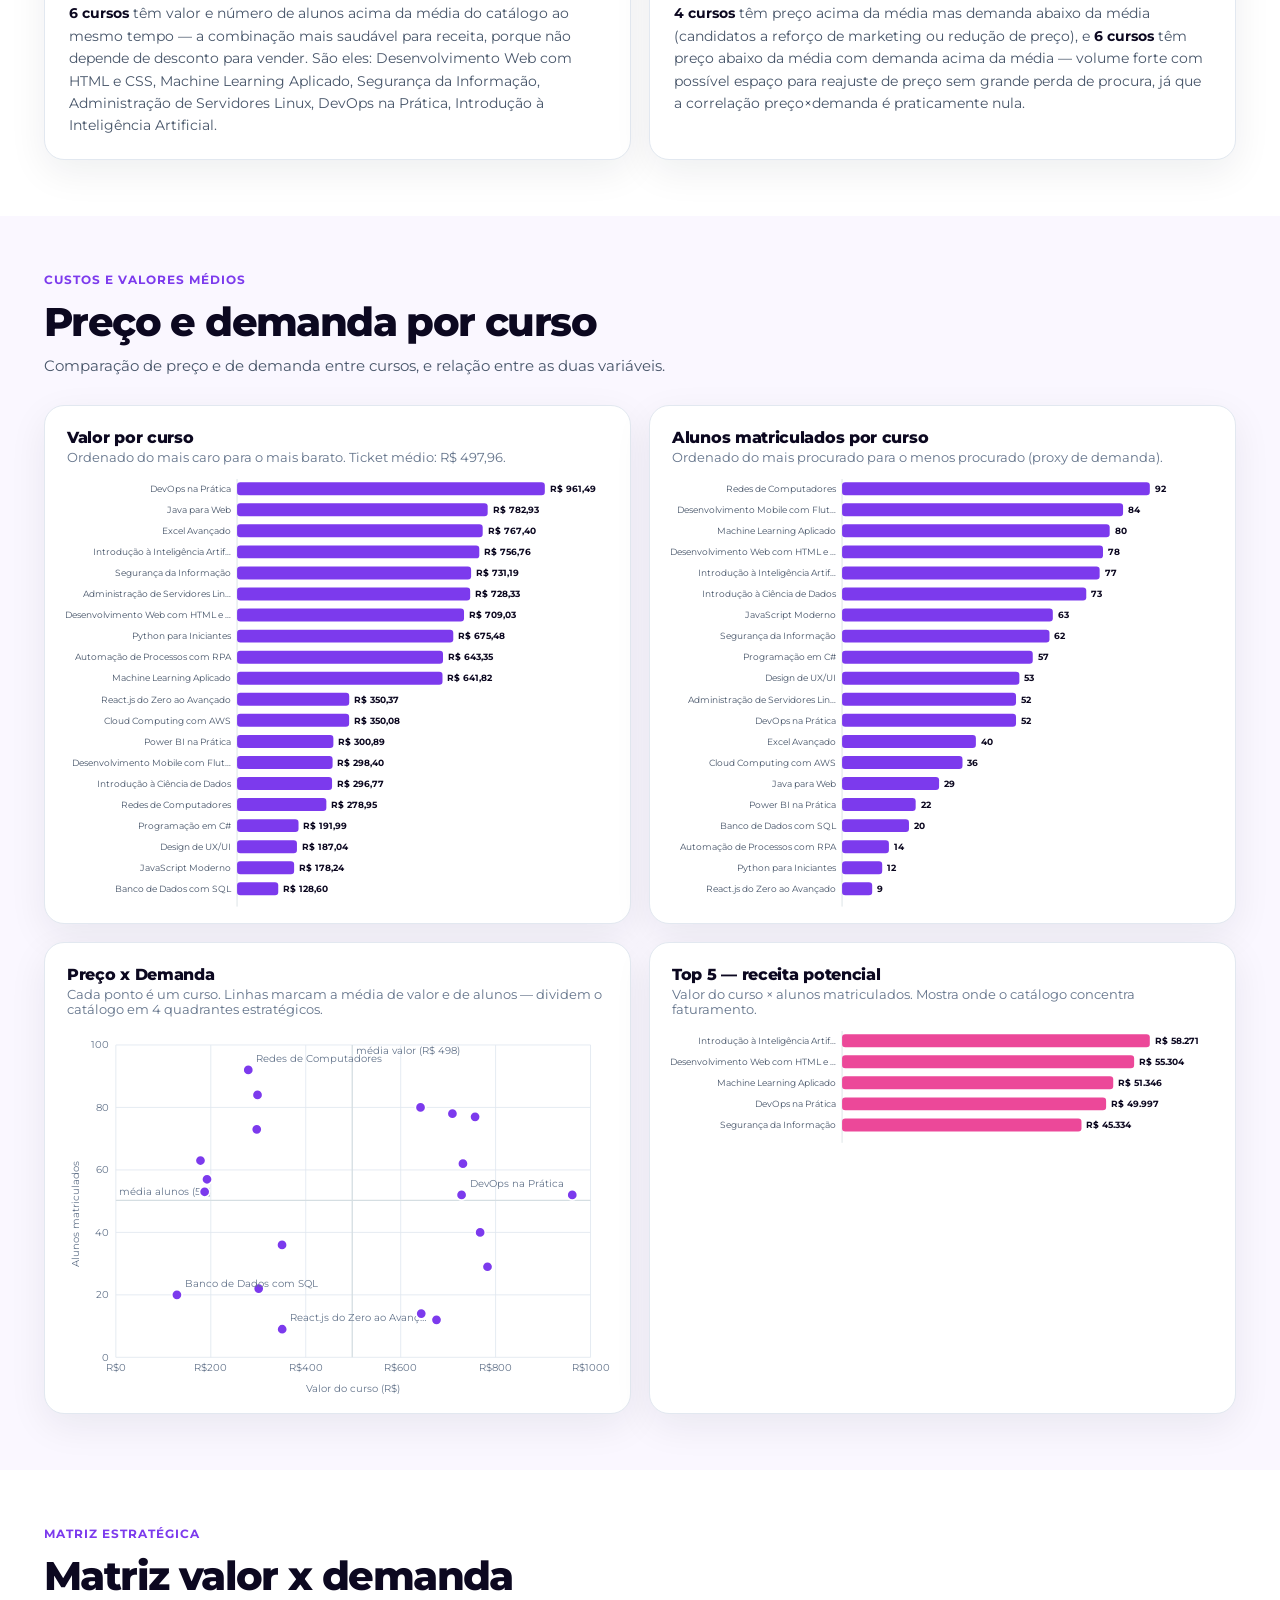
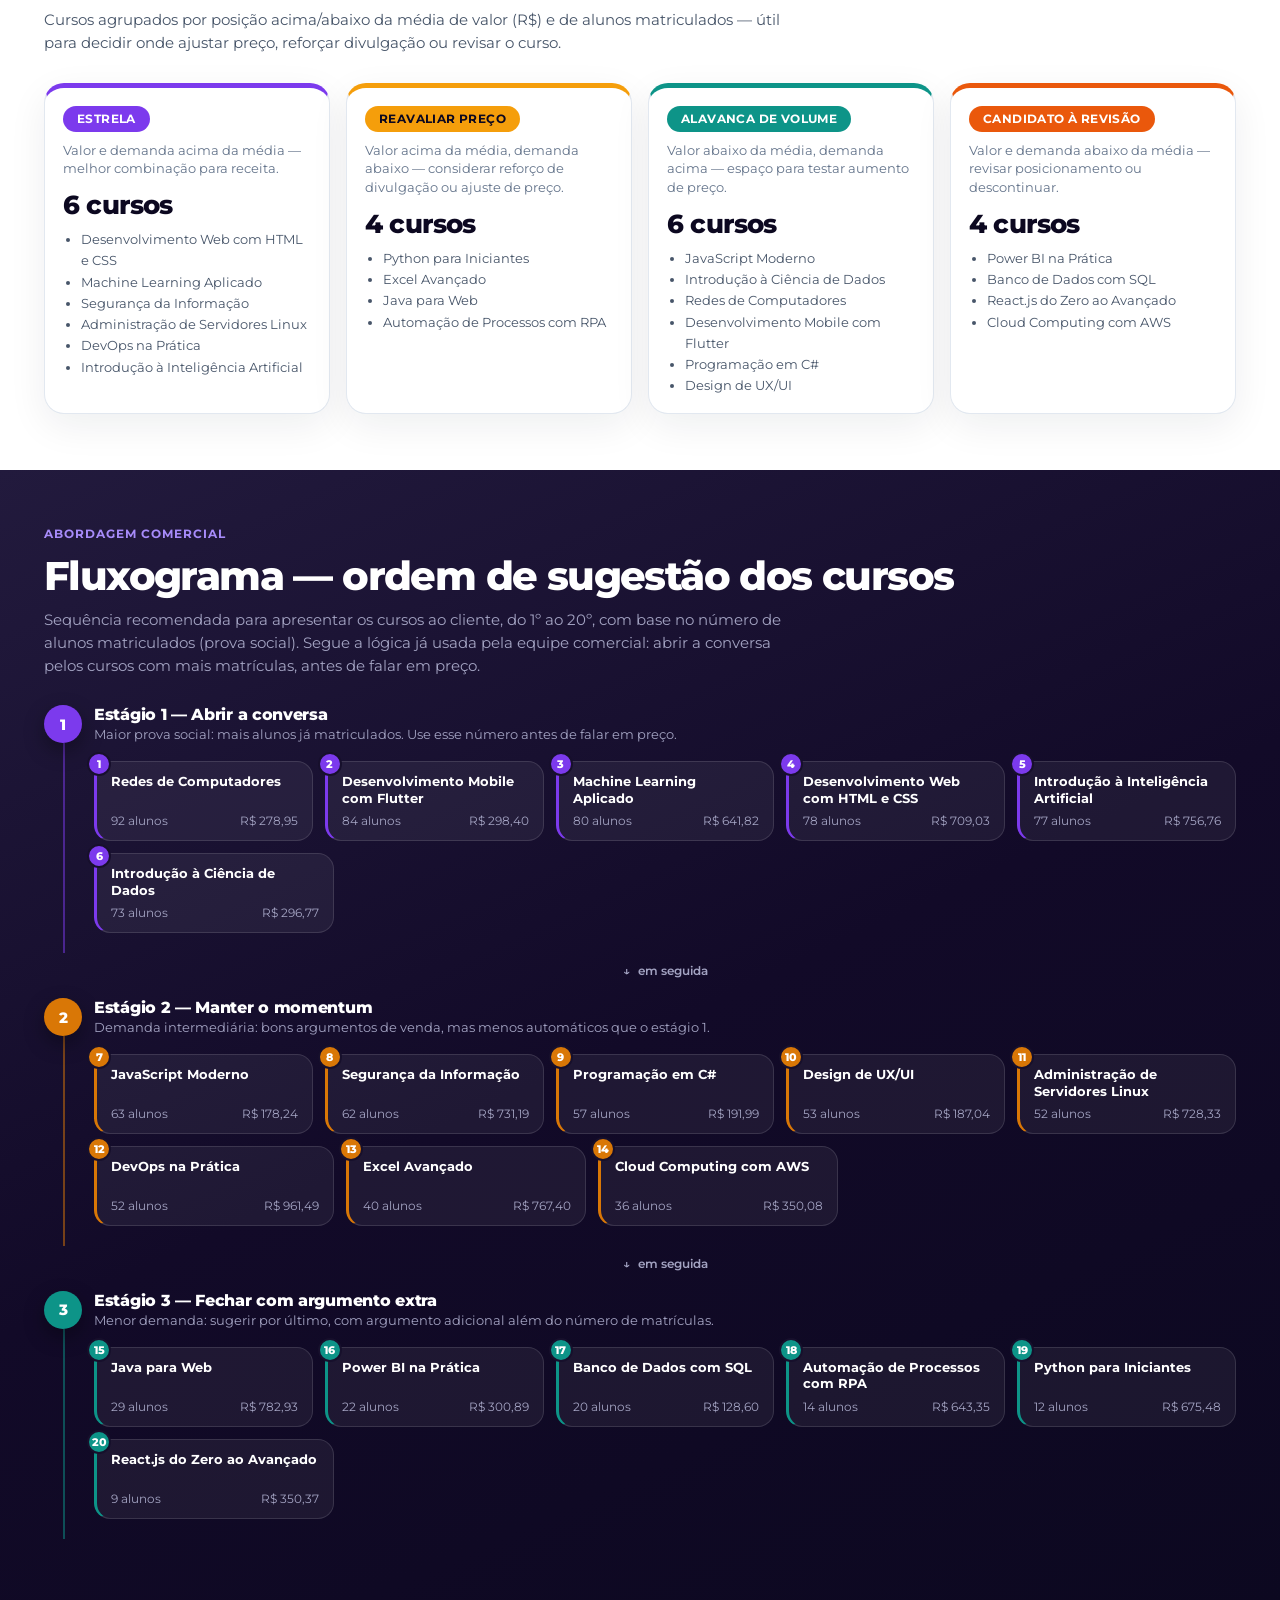
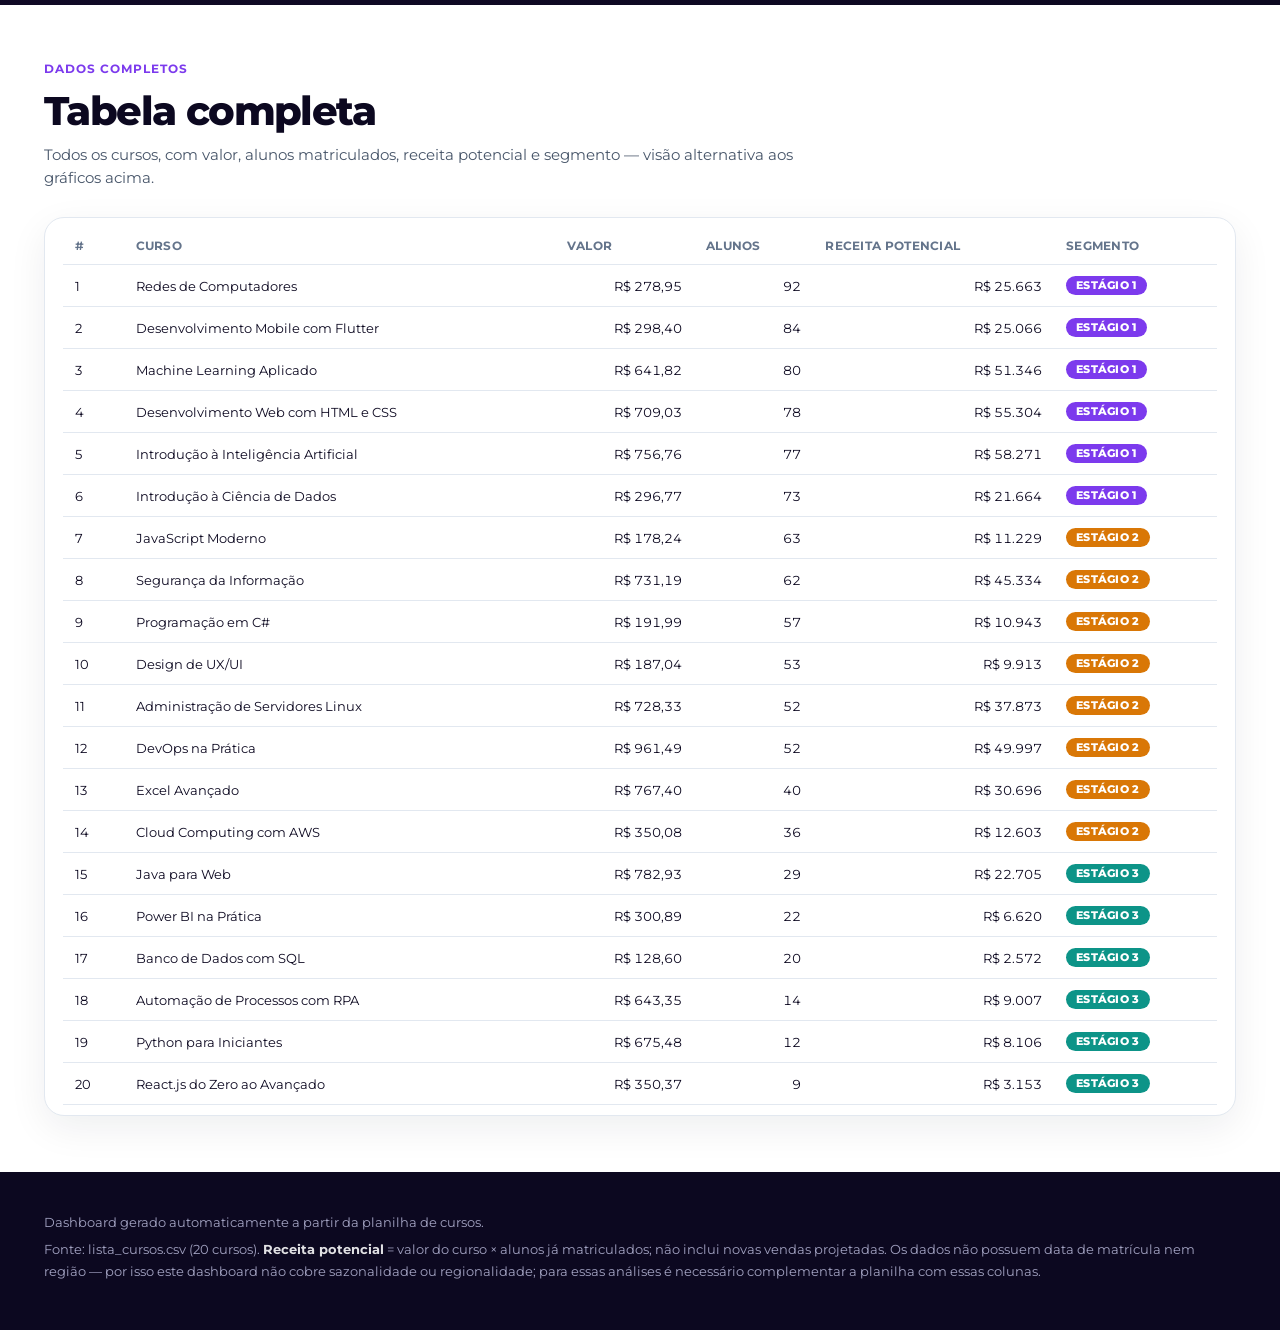
<file: dashboard.html>
<!DOCTYPE html>
<html lang="pt-BR">
<head>
<meta charset="UTF-8">
<meta name="viewport" content="width=device-width, initial-scale=1.0">
<title>Dashboard Financeiro — Catálogo de Cursos · Clarify</title>
<link rel="preconnect" href="https://fonts.googleapis.com">
<link rel="preconnect" href="https://fonts.gstatic.com" crossorigin>
<link href="https://fonts.googleapis.com/css2?family=Montserrat:wght@400;500;600;700;800;900&display=swap" rel="stylesheet">
<style>
  :root {
    /* ---- Identidade visual Clarify ---- */
    --roxo:            #7C3AED;
    --roxo-500:        #8B5CF6;
    --roxo-400:        #A78BFA;
    --indigo:          #4F46E5;
    --indigo-dark:     #4338CA;
    --rosa:            #EC4899;
    --rosa-dark:       #DB2777;
    --rosa-light:      #F472B6;
    --ambar:           #F59E0B;
    --ambar-dark:      #D97706;
    --teal:            #0D9488;
    --verde:           #10B981;
    --ciano:           #0891B2;
    --alerta:          #EA580C;

    --grad-primary:     linear-gradient(135deg, #7C3AED, #EC4899);
    --grad-primary-text:linear-gradient(120deg, #C4B5FD, #F9A8D4, #FDE68A);
    --grad-dark-bg:      linear-gradient(155deg, #221A3D, #120A28, #0C0820);

    --ink:              #0C0820;
    --ink-body:         #475569;
    --ink-muted:        #64748B;
    --lilac-bg:         #FAF7FF;
    --lilac-bg-2:       #F5F3FF;
    --grey-blue:        #F0F4F7;
    --border-light:     #E2E8F0;
    --border-light-2:   #D5DEE2;

    --dark-text:        #FFFFFF;
    --dark-text-body:   rgba(255,255,255,0.88);
    --dark-text-muted:  #A3A3C2;
    --dark-card-bg:     rgba(255,255,255,0.06);
    --dark-card-bg-2:   rgba(255,255,255,0.10);
    --dark-card-border: rgba(255,255,255,0.12);

    --shadow-card:       0 12px 38px 0 rgba(15,23,42,0.07);
    --shadow-glow-roxo:  0 18px 44px 0 rgba(124,58,237,0.34);
    --shadow-dark-panel: 0 28px 64px 0 rgba(0,0,0,0.48), inset 0 1px 0 0 rgba(255,255,255,0.06);
  }

  * { box-sizing: border-box; }
  html, body { margin:0; padding:0; }
  body {
    font-family: 'Montserrat', Arial, sans-serif;
    background: #FFFFFF;
    color: var(--ink);
    -webkit-font-smoothing: antialiased;
  }
  h1,h2,h3,h4 { font-family: 'Montserrat', Arial, sans-serif; margin:0; }
  p { margin:0; }

  .wrap { max-width: 1240px; margin: 0 auto; padding: 0 24px; }

  /* ---------- Pills / badges ---------- */
  .pill {
    display:inline-flex; align-items:center; gap:6px;
    padding: 6px 14px; border-radius: 999px;
    font-size: 11.5px; font-weight: 700; letter-spacing: 0.4px; text-transform: uppercase;
    color: #fff;
  }
  .pill-outline {
    background: rgba(255,255,255,0.08); border: 1px solid rgba(255,255,255,0.22); color: var(--dark-text-body);
  }

  /* ---------- Sections ---------- */
  section.band { padding: 56px 0; }
  section.band.dark { background: var(--grad-dark-bg); color: var(--dark-text); }
  section.band.white { background: #FFFFFF; }
  section.band.lilac { background: var(--lilac-bg); }

  .eyebrow {
    font-size: 12px; font-weight: 700; letter-spacing: 1px; text-transform: uppercase;
    color: var(--roxo); margin-bottom: 10px;
  }
  .band.dark .eyebrow { color: var(--roxo-400); }

  h2.section-title {
    font-size: clamp(26px, 4vw, 40px); font-weight: 800; letter-spacing: -1.6px;
    margin: 0 0 8px; color: var(--ink);
  }
  .band.dark h2.section-title { color: var(--dark-text); }
  p.section-sub {
    margin: 0 0 28px; color: var(--ink-body); font-size: 15px; max-width: 760px; line-height: 1.55;
  }
  .band.dark p.section-sub { color: var(--dark-text-muted); }

  /* ---------- Hero ---------- */
  .hero-top { display:flex; align-items:flex-start; justify-content:space-between; gap: 24px; flex-wrap: wrap; margin-bottom: 8px; }
  h1.hero-title {
    font-size: clamp(34px, 6.4vw, 64px); font-weight: 800; line-height: 0.98; letter-spacing: -2.6px;
    margin: 0 0 16px; max-width: 720px;
  }
  h1.hero-title .grad {
    background: var(--grad-primary-text); -webkit-background-clip: text; background-clip: text; color: transparent;
  }
  p.hero-sub { font-size: clamp(15px, 1.6vw, 18px); color: var(--dark-text-body); max-width: 620px; line-height: 1.55; margin-bottom: 18px; }
  .hero-meta { color: var(--dark-text-muted); font-size: 13px; }

  /* ---------- KPI (hero, dark) ---------- */
  .kpi-grid { display:grid; grid-template-columns: repeat(4, 1fr); gap: 16px; margin-top: 36px; }
  @media (max-width: 980px) { .kpi-grid { grid-template-columns: repeat(2, 1fr); } }
  @media (max-width: 560px) { .kpi-grid { grid-template-columns: 1fr; } }
  .kpi-tile {
    background: var(--dark-card-bg); border: 1px solid var(--dark-card-border); border-radius: 20px;
    padding: 20px 20px 18px; box-shadow: var(--shadow-dark-panel);
  }
  .kpi-tile .kpi-icon {
    width: 34px; height: 34px; border-radius: 12px; display:flex; align-items:center; justify-content:center;
    background: var(--grad-primary); margin-bottom: 14px;
  }
  .kpi-tile .kpi-icon svg { width:18px; height:18px; }
  .kpi-tile .label { font-size: 12.5px; color: var(--dark-text-muted); margin-bottom: 8px; font-weight: 500; }
  .kpi-tile .value {
    font-size: 25px; font-weight: 800; letter-spacing: -0.8px; line-height:1.2;
    background: var(--grad-primary-text); -webkit-background-clip: text; background-clip: text; color: transparent;
  }
  .kpi-tile .detail { font-size: 12px; color: var(--dark-text-muted); margin-top: 8px; }

  /* ---------- Insight cards ---------- */
  .insight-grid { display:grid; grid-template-columns: repeat(2, 1fr); gap: 18px; }
  @media (max-width: 860px) { .insight-grid { grid-template-columns: 1fr; } }
  .insight-card {
    background: #FFFFFF; border: 1px solid var(--border-light); border-radius: 20px;
    padding: 22px 24px; box-shadow: var(--shadow-card);
  }
  .insight-card .dot {
    width: 34px; height: 34px; border-radius: 12px; margin-bottom: 14px;
    background: var(--grad-primary); display:flex; align-items:center; justify-content:center;
    color:#fff; font-weight:800; font-size:14px;
  }
  .insight-card h3 { font-size: 16px; font-weight: 800; letter-spacing: -0.3px; margin: 0 0 10px; color: var(--ink); }
  .insight-card p { font-size: 14px; line-height: 1.6; color: var(--ink-body); margin:0; }
  .insight-card p strong { color: var(--ink); font-weight: 700; }

  /* ---------- Chart cards ---------- */
  .chart-grid { display:grid; grid-template-columns: 1fr 1fr; gap: 18px; }
  @media (max-width: 980px) { .chart-grid { grid-template-columns: 1fr; } }
  .chart-card {
    background: #FFFFFF; border: 1px solid var(--border-light); border-radius: 20px;
    padding: 22px 22px 16px; box-shadow: var(--shadow-card);
  }
  .chart-card.full { grid-column: 1 / -1; }
  .chart-card h3 { font-size: 16px; margin: 0 0 3px; font-weight:800; letter-spacing:-0.3px; color: var(--ink); }
  .chart-card p.caption { font-size: 12.5px; color: var(--ink-muted); margin: 0 0 14px; }
  .chart-card svg { width:100%; height:auto; display:block; overflow: visible; }

  .bar-label { font-size: 11.5px; fill: var(--ink-body); font-family:'Montserrat',Arial,sans-serif; }
  .bar-value { font-size: 11.5px; fill: var(--ink); font-weight:700; font-family:'Montserrat',Arial,sans-serif; }
  .axis-label { font-size: 11px; fill: var(--ink-muted); font-family:'Montserrat',Arial,sans-serif; }
  .grid-line { stroke: var(--border-light); stroke-width: 1; }
  .baseline-line { stroke: var(--border-light-2); stroke-width: 1; }

  /* ---------- Tooltip ---------- */
  #tooltip {
    position: fixed; pointer-events: none; z-index: 50;
    background: var(--ink); color: #fff;
    font-family: 'Montserrat', Arial, sans-serif;
    font-size: 12.5px; padding: 10px 13px; border-radius: 12px;
    line-height: 1.5; box-shadow: 0 12px 30px rgba(12,8,32,0.35);
    opacity: 0; transform: translate(-50%, -100%); transition: opacity .08s ease;
    max-width: 260px;
  }
  #tooltip.show { opacity: 1; }
  #tooltip .t-title { font-weight: 800; margin-bottom: 3px; }

  /* ---------- Quadrant ---------- */
  .quadrant-grid { display:grid; grid-template-columns: repeat(4,1fr); gap: 16px; }
  @media (max-width: 980px) { .quadrant-grid { grid-template-columns: repeat(2,1fr); } }
  @media (max-width: 560px) { .quadrant-grid { grid-template-columns: 1fr; } }
  .quad-card {
    background: #FFFFFF; border: 1px solid var(--border-light); border-top: 5px solid var(--q-color, var(--roxo));
    border-radius: 20px; padding: 18px 18px 16px; box-shadow: var(--shadow-card);
  }
  .quad-card .quad-pill { margin-bottom: 10px; background: var(--q-color, var(--roxo)); }
  .quad-card .count { font-size: 26px; font-weight: 800; letter-spacing: -0.8px; margin-bottom: 8px; color: var(--ink); }
  .quad-card ul { margin: 0; padding-left: 18px; font-size: 12.5px; color: var(--ink-body); line-height:1.7; }
  .quad-card p.desc { font-size: 12.5px; color: var(--ink-muted); margin: 0 0 10px; line-height:1.5; }

  /* ---------- Flowchart ---------- */
  .flow-tier { position: relative; padding-left: 50px; padding-bottom: 8px; }
  .flow-tier::before {
    content:''; position:absolute; left: 19px; top: 38px; bottom: 10px; width: 2px;
    background: var(--tier-color, var(--dark-card-border)); opacity: 0.5;
  }
  .flow-tier-header { display:flex; align-items:center; gap:12px; margin-bottom: 16px; }
  .flow-tier-badge {
    width: 38px; height: 38px; border-radius: 50%; background: var(--tier-color);
    color: var(--tier-ink, #fff); display:flex; align-items:center; justify-content:center; font-weight:800; font-size:15px;
    position:absolute; left: 0; top: 0; box-shadow: 0 8px 20px 0 rgba(0,0,0,0.35);
  }
  .flow-tier-title { font-weight:800; font-size: 16px; letter-spacing: -0.3px; }
  .flow-tier-desc { font-size: 12.5px; color: var(--dark-text-muted); margin: 2px 0 0; max-width: 620px; line-height:1.5; }
  .flow-nodes { display:flex; flex-wrap: wrap; gap: 12px; margin-bottom: 22px; }
  .flow-node {
    position:relative; background: var(--dark-card-bg); border: 1px solid var(--dark-card-border); border-radius: 16px;
    padding: 12px 14px; min-width: 176px; flex: 1 1 196px; max-width: 240px;
    border-left: 3px solid var(--tier-color, var(--roxo));
  }
  .flow-node .rank {
    position:absolute; top:-10px; left:-10px; width:24px; height:24px; border-radius:50%;
    background: var(--tier-color); color: var(--tier-ink, #fff); font-size:11px; font-weight:800;
    display:flex; align-items:center; justify-content:center;
    border: 2px solid #17102c;
  }
  .flow-node .name { font-size: 12.5px; font-weight: 700; margin-bottom: 6px; line-height:1.35; min-height: 34px; color: var(--dark-text); }
  .flow-node .stats { font-size: 11.5px; color: var(--dark-text-muted); display:flex; justify-content: space-between; gap:8px; }
  .flow-arrow-down {
    display:flex; align-items:center; justify-content:center; gap:8px; margin: 0 0 20px 50px;
    color: var(--dark-text-muted); font-size: 12px; font-weight:600;
  }

  /* ---------- Table ---------- */
  table.data-table { width:100%; border-collapse: collapse; font-size: 13px; }
  table.data-table th, table.data-table td { text-align:left; padding: 11px 12px; border-bottom: 1px solid var(--border-light); }
  table.data-table th { color: var(--ink-muted); font-weight:700; font-size: 11.5px; text-transform: uppercase; letter-spacing: 0.3px; white-space:nowrap; }
  table.data-table td.num { text-align:right; font-variant-numeric: tabular-nums; }
  table.data-table tr:hover td { background: var(--lilac-bg); }
  .tier-chip {
    display:inline-block; font-size: 10.5px; font-weight:800; padding: 3px 10px; border-radius: 999px;
    text-transform: uppercase; letter-spacing: 0.3px;
  }
  .table-card { background:#fff; border:1px solid var(--border-light); border-radius: 20px; padding: 10px 18px; box-shadow: var(--shadow-card); overflow-x:auto; }

  footer.foot {
    padding: 40px 0 48px; color: var(--dark-text-muted); font-size: 12.5px; line-height:1.7;
  }
  footer.foot strong { color: var(--dark-text-body); }
</style>
</head>
<body>

  <!-- ============ HERO (dark) ============ -->
  <section class="band dark">
    <div class="wrap">
      <div class="hero-top">
        <div>
          <span class="pill" style="background:var(--grad-primary)">Clarify · Financeiro</span>
          <h1 class="hero-title" style="margin-top:18px;">Catálogo de <span class="grad">Cursos</span></h1>
          <p class="hero-sub">Custos, ticket médio e ordem de sugestão comercial dos cursos, com base na planilha <strong>lista_cursos.csv</strong>. Preparado para a equipe financeira.</p>
          <div class="hero-meta" id="meta-line"></div>
        </div>
      </div>
      <div class="kpi-grid" id="kpi-grid"></div>
    </div>
  </section>

  <!-- ============ INSIGHTS (white) ============ -->
  <section class="band white" id="sec-insights">
    <div class="wrap">
      <div class="eyebrow">Leitura dos dados</div>
      <h2 class="section-title">Insights financeiros</h2>
      <p class="section-sub">Leituras diretas dos dados de preço e demanda, com a justificativa por trás de cada uma.</p>
      <div class="insight-grid" id="insight-grid"></div>
    </div>
  </section>

  <!-- ============ CHARTS (lilac) ============ -->
  <section class="band lilac" id="sec-charts">
    <div class="wrap">
      <div class="eyebrow">Custos e valores médios</div>
      <h2 class="section-title">Preço e demanda por curso</h2>
      <p class="section-sub">Comparação de preço e de demanda entre cursos, e relação entre as duas variáveis.</p>
      <div class="chart-grid">
        <div class="chart-card">
          <h3>Valor por curso</h3>
          <p class="caption">Ordenado do mais caro para o mais barato. Ticket médio: <span id="cap-ticket-medio"></span>.</p>
          <svg id="chart-valor"></svg>
        </div>
        <div class="chart-card">
          <h3>Alunos matriculados por curso</h3>
          <p class="caption">Ordenado do mais procurado para o menos procurado (proxy de demanda).</p>
          <svg id="chart-alunos"></svg>
        </div>
        <div class="chart-card">
          <h3>Preço x Demanda</h3>
          <p class="caption">Cada ponto é um curso. Linhas marcam a média de valor e de alunos — dividem o catálogo em 4 quadrantes estratégicos.</p>
          <svg id="chart-scatter"></svg>
        </div>
        <div class="chart-card">
          <h3>Top 5 — receita potencial</h3>
          <p class="caption">Valor do curso × alunos matriculados. Mostra onde o catálogo concentra faturamento.</p>
          <svg id="chart-top5"></svg>
        </div>
      </div>
    </div>
  </section>

  <!-- ============ QUADRANT (white) ============ -->
  <section class="band white" id="sec-quadrant">
    <div class="wrap">
      <div class="eyebrow">Matriz estratégica</div>
      <h2 class="section-title">Matriz valor x demanda</h2>
      <p class="section-sub">Cursos agrupados por posição acima/abaixo da média de valor (R$) e de alunos matriculados — útil para decidir onde ajustar preço, reforçar divulgação ou revisar o curso.</p>
      <div class="quadrant-grid" id="quadrant-grid"></div>
    </div>
  </section>

  <!-- ============ FLOW (dark) ============ -->
  <section class="band dark" id="sec-flow">
    <div class="wrap">
      <div class="eyebrow">Abordagem comercial</div>
      <h2 class="section-title">Fluxograma — ordem de sugestão dos cursos</h2>
      <p class="section-sub">Sequência recomendada para apresentar os cursos ao cliente, do 1º ao 20º, com base no número de alunos matriculados (prova social). Segue a lógica já usada pela equipe comercial: abrir a conversa pelos cursos com mais matrículas, antes de falar em preço.</p>
      <div id="flow-wrap"></div>
    </div>
  </section>

  <!-- ============ TABLE (white) ============ -->
  <section class="band white" id="sec-table">
    <div class="wrap">
      <div class="eyebrow">Dados completos</div>
      <h2 class="section-title">Tabela completa</h2>
      <p class="section-sub">Todos os cursos, com valor, alunos matriculados, receita potencial e segmento — visão alternativa aos gráficos acima.</p>
      <div class="table-card">
        <table class="data-table" id="data-table"></table>
      </div>
    </div>
  </section>

  <!-- ============ FOOTER (dark) ============ -->
  <footer class="foot" style="background:#0C0820;">
    <div class="wrap">
      <div id="footer-note" style="margin-bottom:6px;"></div>
      Fonte: lista_cursos.csv (20 cursos). <strong>Receita potencial</strong> = valor do curso × alunos já matriculados; não inclui novas vendas projetadas.
      Os dados não possuem data de matrícula nem região — por isso este dashboard não cobre sazonalidade ou regionalidade; para essas análises é necessário complementar a planilha com essas colunas.
    </div>
  </footer>

<div id="tooltip"></div>

<script>
(function(){

  // ---------------------------------------------------------------------
  // 0. Paleta Clarify (validada com o validador de contraste/CVD da skill dataviz)
  // ---------------------------------------------------------------------
  const C = {
    roxo:'#7C3AED', rosa:'#EC4899', rosaDark:'#DB2777', ambar:'#F59E0B', ambarDark:'#D97706',
    teal:'#0D9488', indigo:'#4F46E5', ciano:'#0891B2', alerta:'#EA580C', ink:'#0C0820'
  };
  function textOn(hex){
    // luminância relativa simplificada -> escolhe tinta branca ou escura por contraste
    const c = hex.replace('#','');
    const r = parseInt(c.substr(0,2),16)/255, g = parseInt(c.substr(2,2),16)/255, b = parseInt(c.substr(4,2),16)/255;
    const lin = v => v <= 0.03928 ? v/12.92 : Math.pow((v+0.055)/1.055, 2.4);
    const L = 0.2126*lin(r) + 0.7152*lin(g) + 0.0722*lin(b);
    return L > 0.42 ? C.ink : '#FFFFFF';
  }

  // ---------------------------------------------------------------------
  // 1. Dados (fonte: lista_cursos.csv)
  // ---------------------------------------------------------------------
  const cursos = [
    {curso:"Python para Iniciantes", valor:675.48, alunos:12},
    {curso:"Excel Avançado", valor:767.40, alunos:40},
    {curso:"Power BI na Prática", valor:300.89, alunos:22},
    {curso:"Desenvolvimento Web com HTML e CSS", valor:709.03, alunos:78},
    {curso:"JavaScript Moderno", valor:178.24, alunos:63},
    {curso:"Banco de Dados com SQL", valor:128.60, alunos:20},
    {curso:"Introdução à Ciência de Dados", valor:296.77, alunos:73},
    {curso:"Machine Learning Aplicado", valor:641.82, alunos:80},
    {curso:"Redes de Computadores", valor:278.95, alunos:92},
    {curso:"Segurança da Informação", valor:731.19, alunos:62},
    {curso:"Desenvolvimento Mobile com Flutter", valor:298.40, alunos:84},
    {curso:"React.js do Zero ao Avançado", valor:350.37, alunos:9},
    {curso:"Java para Web", valor:782.93, alunos:29},
    {curso:"Administração de Servidores Linux", valor:728.33, alunos:52},
    {curso:"Cloud Computing com AWS", valor:350.08, alunos:36},
    {curso:"DevOps na Prática", valor:961.49, alunos:52},
    {curso:"Programação em C#", valor:191.99, alunos:57},
    {curso:"Design de UX/UI", valor:187.04, alunos:53},
    {curso:"Automação de Processos com RPA", valor:643.35, alunos:14},
    {curso:"Introdução à Inteligência Artificial", valor:756.76, alunos:77},
  ].map(d => ({...d, receita: d.valor * d.alunos}));

  const fmtBRL = v => v.toLocaleString('pt-BR', {style:'currency', currency:'BRL'});
  const fmtInt = v => v.toLocaleString('pt-BR');
  const fmtBRL0 = v => v.toLocaleString('pt-BR', {style:'currency', currency:'BRL', maximumFractionDigits:0});

  // ---------------------------------------------------------------------
  // 2. Estatísticas
  // ---------------------------------------------------------------------
  const n = cursos.length;
  const sum = arr => arr.reduce((a,b)=>a+b,0);
  const valores = cursos.map(c=>c.valor);
  const alunosArr = cursos.map(c=>c.alunos);
  const receitas = cursos.map(c=>c.receita);

  const ticketMedio = sum(valores)/n;
  const sortedValores = [...valores].sort((a,b)=>a-b);
  const mediana = n % 2 === 0
    ? (sortedValores[n/2-1] + sortedValores[n/2]) / 2
    : sortedValores[(n-1)/2];
  const variancia = sum(valores.map(v => (v-ticketMedio)**2)) / n;
  const desvio = Math.sqrt(variancia);
  const totalAlunos = sum(alunosArr);
  const mediaAlunos = totalAlunos / n;
  const receitaTotal = sum(receitas);

  const cursoMaisCaro = [...cursos].sort((a,b)=>b.valor-a.valor)[0];
  const cursoMaisBarato = [...cursos].sort((a,b)=>a.valor-b.valor)[0];
  const cursoMaisProcurado = [...cursos].sort((a,b)=>b.alunos-a.alunos)[0];
  const cursoMenosProcurado = [...cursos].sort((a,b)=>a.alunos-b.alunos)[0];

  function pearson(xs, ys){
    const mx = sum(xs)/xs.length, my = sum(ys)/ys.length;
    const cov = sum(xs.map((x,i)=>(x-mx)*(ys[i]-my)));
    const sx = Math.sqrt(sum(xs.map(x=>(x-mx)**2)));
    const sy = Math.sqrt(sum(ys.map(y=>(y-my)**2)));
    return cov/(sx*sy);
  }
  const corr = pearson(valores, alunosArr);

  const top5Receita = [...cursos].sort((a,b)=>b.receita-a.receita).slice(0,5);
  const top5Sum = sum(top5Receita.map(c=>c.receita));
  const top5Pct = (top5Sum/receitaTotal)*100;

  const qEstrela   = cursos.filter(c => c.valor > ticketMedio && c.alunos > mediaAlunos);
  const qCaroBaixo  = cursos.filter(c => c.valor > ticketMedio && c.alunos <= mediaAlunos);
  const qBaratoAlto = cursos.filter(c => c.valor <= ticketMedio && c.alunos > mediaAlunos);
  const qRevisao    = cursos.filter(c => c.valor <= ticketMedio && c.alunos <= mediaAlunos);

  // ---------------------------------------------------------------------
  // 3. Meta / header
  // ---------------------------------------------------------------------
  document.getElementById('meta-line').textContent =
    `${n} cursos no catálogo · ${fmtInt(totalAlunos)} alunos matriculados no total · gerado em 17/08/2026`;
  document.getElementById('footer-note').textContent =
    `Dashboard gerado automaticamente a partir da planilha de cursos.`;

  // ---------------------------------------------------------------------
  // 4. KPI tiles (ícones simples em SVG, chip com gradiente Clarify)
  // ---------------------------------------------------------------------
  const ICONS = {
    catalogo: '<path d="M4 4h16v16H4z" fill="none" stroke="#fff" stroke-width="1.6"/><path d="M4 9h16" stroke="#fff" stroke-width="1.6"/>',
    moeda: '<circle cx="12" cy="12" r="8" fill="none" stroke="#fff" stroke-width="1.6"/><path d="M12 8v8M9.5 10a2.5 2 0 0 1 2.5-1.6c1.4 0 2.5.7 2.5 1.6s-1.1 1.4-2.5 1.6c-1.4.2-2.5.8-2.5 1.8 0 1 1.1 1.6 2.5 1.6a2.7 2 0 0 0 2.5-1.4" fill="none" stroke="#fff" stroke-width="1.3"/>',
    dispersao: '<path d="M4 20V4M4 20h16" stroke="#fff" stroke-width="1.6" fill="none"/><circle cx="8" cy="15" r="1.4" fill="#fff"/><circle cx="12" cy="9" r="1.4" fill="#fff"/><circle cx="16" cy="13" r="1.4" fill="#fff"/><circle cx="19" cy="7" r="1.4" fill="#fff"/>',
    receita: '<path d="M4 17l5-6 4 3 7-9" stroke="#fff" stroke-width="1.7" fill="none" stroke-linecap="round" stroke-linejoin="round"/><path d="M15 5h5v5" stroke="#fff" stroke-width="1.7" fill="none" stroke-linecap="round" stroke-linejoin="round"/>',
    alunos: '<circle cx="9" cy="8" r="3" fill="none" stroke="#fff" stroke-width="1.6"/><path d="M3 20c0-3.3 2.7-6 6-6s6 2.7 6 6" fill="none" stroke="#fff" stroke-width="1.6"/><circle cx="17" cy="9" r="2.4" fill="none" stroke="#fff" stroke-width="1.4"/><path d="M15.5 20c.2-2.6 1.7-4.6 3.8-5.4" fill="none" stroke="#fff" stroke-width="1.4"/>',
    caro: '<path d="M12 3l2.5 5.5L20 9l-4.3 3.8L17 19l-5-3-5 3 1.3-6.2L4 9l5.5-.5z" fill="none" stroke="#fff" stroke-width="1.4" stroke-linejoin="round"/>',
    barato: '<path d="M4 12l6 6L20 6" fill="none" stroke="#fff" stroke-width="1.8" stroke-linecap="round" stroke-linejoin="round"/>',
    fogo: '<path d="M12 3c1 3-3 4-3 7a3 3 0 0 0 6 0c1.3 1 2 2.6 2 4.2A5.2 5.2 0 0 1 12 19a5.2 5.2 0 0 1-5-5.4C7 9 12 8 12 3z" fill="none" stroke="#fff" stroke-width="1.4" stroke-linejoin="round"/>',
  };
  const kpis = [
    { icon:'catalogo', label: 'Cursos no catálogo', value: fmtInt(n), detail: '' },
    { icon:'moeda', label: 'Ticket médio', value: fmtBRL(ticketMedio), detail: `Mediana: ${fmtBRL(mediana)}` },
    { icon:'dispersao', label: 'Dispersão de preço', value: fmtBRL(desvio), detail: `Desvio padrão · ${(desvio/ticketMedio*100).toFixed(0)}% da média` },
    { icon:'receita', label: 'Receita potencial total', value: fmtBRL0(receitaTotal), detail: 'Valor × alunos matriculados' },
    { icon:'alunos', label: 'Alunos matriculados', value: fmtInt(totalAlunos), detail: `${(mediaAlunos).toFixed(0)} em média por curso` },
    { icon:'caro', label: 'Curso mais caro', value: cursoMaisCaro.curso, detail: fmtBRL(cursoMaisCaro.valor) },
    { icon:'barato', label: 'Curso mais barato', value: cursoMaisBarato.curso, detail: fmtBRL(cursoMaisBarato.valor) },
    { icon:'fogo', label: 'Curso mais procurado', value: cursoMaisProcurado.curso, detail: `${fmtInt(cursoMaisProcurado.alunos)} alunos` },
  ];
  document.getElementById('kpi-grid').innerHTML = kpis.map(k => `
    <div class="kpi-tile">
      <div class="kpi-icon"><svg viewBox="0 0 24 24">${ICONS[k.icon]}</svg></div>
      <div class="label">${k.label}</div>
      <div class="value">${k.value}</div>
      <div class="detail">${k.detail}</div>
    </div>
  `).join('');

  document.getElementById('cap-ticket-medio').textContent = fmtBRL(ticketMedio);

  // ---------------------------------------------------------------------
  // 5. Insight cards
  // ---------------------------------------------------------------------
  const insights = [
    {
      n:'1',
      h: 'Preço tem grande dispersão, mas distribuição equilibrada',
      p: `O ticket médio do catálogo é <strong>${fmtBRL(ticketMedio)}</strong>, praticamente igual à mediana (<strong>${fmtBRL(mediana)}</strong>). Isso indica que a média não está distorcida por poucos cursos muito caros ou muito baratos. Ainda assim, o desvio padrão de <strong>${fmtBRL(desvio)}</strong> (${(desvio/ticketMedio*100).toFixed(0)}% da média) mostra um catálogo com faixas de preço bem largas, do curso mais barato (${fmtBRL(cursoMaisBarato.valor)}) ao mais caro (${fmtBRL(cursoMaisCaro.valor)}).`
    },
    {
      n:'2',
      h: 'Receita potencial concentrada em poucos cursos',
      p: `A receita potencial do catálogo (valor × alunos já matriculados) soma <strong>${fmtBRL0(receitaTotal)}</strong>. Os 5 cursos de maior receita — ${top5Receita.map(c=>c.curso).join(', ')} — respondem sozinhos por <strong>${top5Pct.toFixed(0)}%</strong> desse total, o que indica concentração de faturamento e reforça a importância de manter esses cursos em destaque.`
    },
    {
      n:'3',
      h: 'Preço não explica a demanda',
      p: `A correlação entre valor do curso e número de alunos matriculados é de <strong>r = ${corr.toFixed(2)}</strong>, ou seja, praticamente nula. Preço alto não afasta aluno e preço baixo não garante procura — o exemplo mais claro é o <strong>${cursoMaisCaro.curso}</strong>, o curso mais caro do catálogo (${fmtBRL(cursoMaisCaro.valor)}), que ainda assim tem ${fmtInt(cursoMaisCaro.alunos)} alunos matriculados. Isso sustenta a abordagem comercial já usada pela equipe de vendas: liderar com prova social (nº de alunos), não com desconto.`
    },
    {
      n:'4',
      h: 'Baixa demanda não é sempre um problema de preço',
      p: `<strong>${cursoMenosProcurado.curso}</strong> tem apenas ${fmtInt(cursoMenosProcurado.alunos)} alunos matriculados mesmo com preço mediano (${fmtBRL(cursoMenosProcurado.valor)}), e <strong>${cursoMaisBarato.curso}</strong> tem o menor preço do catálogo (${fmtBRL(cursoMaisBarato.valor)}) e ainda assim só ${fmtInt(cursoMaisBarato.alunos)} alunos. Para esses casos, o ajuste provável não é baixar preço — é revisar divulgação, posicionamento ou o próprio conteúdo do curso.`
    },
    {
      n:'5',
      h: `Cursos "estrela": valor e demanda acima da média`,
      p: `<strong>${qEstrela.length} cursos</strong> têm valor e número de alunos acima da média do catálogo ao mesmo tempo — a combinação mais saudável para receita, porque não depende de desconto para vender. São eles: ${qEstrela.map(c=>c.curso).join(', ')}.`
    },
    {
      n:'6',
      h: 'Onde vale reavaliar preço ou reforçar divulgação',
      p: `<strong>${qCaroBaixo.length} cursos</strong> têm preço acima da média mas demanda abaixo da média (candidatos a reforço de marketing ou redução de preço), e <strong>${qBaratoAlto.length} cursos</strong> têm preço abaixo da média com demanda acima da média — volume forte com possível espaço para reajuste de preço sem grande perda de procura, já que a correlação preço×demanda é praticamente nula.`
    },
  ];
  document.getElementById('insight-grid').innerHTML = insights.map(i => `
    <div class="insight-card"><div class="dot">${i.n}</div><h3>${i.h}</h3><p>${i.p}</p></div>
  `).join('');

  // ---------------------------------------------------------------------
  // 6. Tooltip helper
  // ---------------------------------------------------------------------
  const tooltip = document.getElementById('tooltip');
  function showTooltip(evt, html){
    tooltip.innerHTML = html;
    tooltip.classList.add('show');
    moveTooltip(evt);
  }
  function moveTooltip(evt){
    tooltip.style.left = evt.clientX + 'px';
    tooltip.style.top = (evt.clientY - 12) + 'px';
  }
  function hideTooltip(){ tooltip.classList.remove('show'); }

  function courseTooltipHtml(c){
    return `<div class="t-title">${c.curso}</div>
      Valor: ${fmtBRL(c.valor)}<br>
      Alunos matriculados: ${fmtInt(c.alunos)}<br>
      Receita potencial: ${fmtBRL0(c.receita)}`;
  }

  // ---------------------------------------------------------------------
  // 7. Horizontal bar chart renderer (SVG)
  // ---------------------------------------------------------------------
  function renderBarChart(svgId, items, valueKey, formatter, barColor){
    const svg = document.getElementById(svgId);
    const barH = 16, gap = 10, rowH = barH + gap;
    const leftW = 210, rightPad = 78, chartW = 380;
    const totalW = leftW + chartW + rightPad;
    const totalH = items.length * rowH + 8;
    const maxVal = Math.max(...items.map(d=>d[valueKey]));

    svg.setAttribute('viewBox', `0 0 ${totalW} ${totalH}`);
    svg.innerHTML = '';

    const ns = 'http://www.w3.org/2000/svg';
    const baseline = document.createElementNS(ns,'line');
    baseline.setAttribute('x1', leftW); baseline.setAttribute('x2', leftW);
    baseline.setAttribute('y1', 0); baseline.setAttribute('y2', totalH);
    baseline.setAttribute('class','baseline-line');
    svg.appendChild(baseline);

    items.forEach((d,i) => {
      const y = i*rowH + 4;
      const barLen = Math.max(2, (d[valueKey]/maxVal) * chartW);

      const label = document.createElementNS(ns,'text');
      label.setAttribute('x', leftW - 8);
      label.setAttribute('y', y + barH/2 + 4);
      label.setAttribute('text-anchor', 'end');
      label.setAttribute('class','bar-label');
      label.textContent = d.curso.length > 32 ? d.curso.slice(0,31)+'…' : d.curso;
      svg.appendChild(label);

      const rect = document.createElementNS(ns,'rect');
      rect.setAttribute('x', leftW);
      rect.setAttribute('y', y);
      rect.setAttribute('width', barLen);
      rect.setAttribute('height', barH);
      rect.setAttribute('rx', 4);
      rect.setAttribute('fill', barColor);
      svg.appendChild(rect);

      const val = document.createElementNS(ns,'text');
      val.setAttribute('x', leftW + barLen + 6);
      val.setAttribute('y', y + barH/2 + 4);
      val.setAttribute('class','bar-value');
      val.textContent = formatter(d[valueKey]);
      svg.appendChild(val);

      const hit = document.createElementNS(ns,'rect');
      hit.setAttribute('x', 0);
      hit.setAttribute('y', y - 3);
      hit.setAttribute('width', totalW);
      hit.setAttribute('height', barH + 6);
      hit.setAttribute('fill', 'transparent');
      hit.addEventListener('mouseenter', (e) => { rect.setAttribute('opacity','0.75'); showTooltip(e, courseTooltipHtml(d)); });
      hit.addEventListener('mousemove', moveTooltip);
      hit.addEventListener('mouseleave', () => { rect.setAttribute('opacity','1'); hideTooltip(); });
      svg.appendChild(hit);
    });
  }

  const cursosPorValor = [...cursos].sort((a,b)=>b.valor-a.valor);
  const cursosPorAlunos = [...cursos].sort((a,b)=>b.alunos-a.alunos);

  // ---------------------------------------------------------------------
  // 8. Scatter chart (Preço x Demanda)
  // ---------------------------------------------------------------------
  function renderScatter(){
    const svg = document.getElementById('chart-scatter');
    const ns = 'http://www.w3.org/2000/svg';
    const W = 620, H = 420;
    const padL = 56, padR = 20, padT = 16, padB = 46;
    svg.setAttribute('viewBox', `0 0 ${W} ${H}`);
    svg.innerHTML = '';

    const xMax = 1000, yMax = 100;
    const xScale = v => padL + (v/xMax) * (W - padL - padR);
    const yScale = v => (H - padB) - (v/yMax) * (H - padB - padT);

    const xTicks = [0,200,400,600,800,1000];
    const yTicks = [0,20,40,60,80,100];

    xTicks.forEach(t => {
      const gl = document.createElementNS(ns,'line');
      gl.setAttribute('x1', xScale(t)); gl.setAttribute('x2', xScale(t));
      gl.setAttribute('y1', padT); gl.setAttribute('y2', H-padB);
      gl.setAttribute('class','grid-line');
      svg.appendChild(gl);
      const lbl = document.createElementNS(ns,'text');
      lbl.setAttribute('x', xScale(t)); lbl.setAttribute('y', H-padB+16);
      lbl.setAttribute('text-anchor','middle'); lbl.setAttribute('class','axis-label');
      lbl.textContent = 'R$'+t;
      svg.appendChild(lbl);
    });
    yTicks.forEach(t => {
      const gl = document.createElementNS(ns,'line');
      gl.setAttribute('x1', padL); gl.setAttribute('x2', W-padR);
      gl.setAttribute('y1', yScale(t)); gl.setAttribute('y2', yScale(t));
      gl.setAttribute('class','grid-line');
      svg.appendChild(gl);
      const lbl = document.createElementNS(ns,'text');
      lbl.setAttribute('x', padL-8); lbl.setAttribute('y', yScale(t)+4);
      lbl.setAttribute('text-anchor','end'); lbl.setAttribute('class','axis-label');
      lbl.textContent = t;
      svg.appendChild(lbl);
    });

    const xTitle = document.createElementNS(ns,'text');
    xTitle.setAttribute('x', (W+padL-padR)/2); xTitle.setAttribute('y', H-6);
    xTitle.setAttribute('text-anchor','middle'); xTitle.setAttribute('class','axis-label');
    xTitle.textContent = 'Valor do curso (R$)';
    svg.appendChild(xTitle);

    const yTitle = document.createElementNS(ns,'text');
    yTitle.setAttribute('x', -H/2); yTitle.setAttribute('y', 14);
    yTitle.setAttribute('text-anchor','middle'); yTitle.setAttribute('class','axis-label');
    yTitle.setAttribute('transform','rotate(-90)');
    yTitle.textContent = 'Alunos matriculados';
    svg.appendChild(yTitle);

    const vLine = document.createElementNS(ns,'line');
    vLine.setAttribute('x1', xScale(ticketMedio)); vLine.setAttribute('x2', xScale(ticketMedio));
    vLine.setAttribute('y1', padT); vLine.setAttribute('y2', H-padB);
    vLine.setAttribute('stroke', '#D5DEE2'); vLine.setAttribute('stroke-width','1.5');
    svg.appendChild(vLine);

    const hLine = document.createElementNS(ns,'line');
    hLine.setAttribute('x1', padL); hLine.setAttribute('x2', W-padR);
    hLine.setAttribute('y1', yScale(mediaAlunos)); hLine.setAttribute('y2', yScale(mediaAlunos));
    hLine.setAttribute('stroke', '#D5DEE2'); hLine.setAttribute('stroke-width','1.5');
    svg.appendChild(hLine);

    const refLabel = document.createElementNS(ns,'text');
    refLabel.setAttribute('x', xScale(ticketMedio)+4); refLabel.setAttribute('y', padT+10);
    refLabel.setAttribute('class','axis-label');
    refLabel.textContent = `média valor (${fmtBRL0(ticketMedio)})`;
    svg.appendChild(refLabel);

    const refLabel2 = document.createElementNS(ns,'text');
    refLabel2.setAttribute('x', padL+4); refLabel2.setAttribute('y', yScale(mediaAlunos)-6);
    refLabel2.setAttribute('text-anchor','start'); refLabel2.setAttribute('class','axis-label');
    refLabel2.textContent = `média alunos (${mediaAlunos.toFixed(0)})`;
    svg.appendChild(refLabel2);

    const labelSet = new Set([cursoMaisCaro.curso, cursoMaisBarato.curso, cursoMaisProcurado.curso, cursoMenosProcurado.curso]);

    cursos.forEach(d => {
      const cx = xScale(d.valor), cy = yScale(d.alunos);
      const dot = document.createElementNS(ns,'circle');
      dot.setAttribute('cx', cx); dot.setAttribute('cy', cy); dot.setAttribute('r', 6);
      dot.setAttribute('fill', C.roxo);
      dot.setAttribute('stroke', '#FFFFFF');
      dot.setAttribute('stroke-width', 2);
      dot.addEventListener('mouseenter', (e) => { dot.setAttribute('r','8'); showTooltip(e, courseTooltipHtml(d)); });
      dot.addEventListener('mousemove', moveTooltip);
      dot.addEventListener('mouseleave', () => { dot.setAttribute('r','6'); hideTooltip(); });
      svg.appendChild(dot);

      if (labelSet.has(d.curso)) {
        const nearRight = cx > (W - padR - 130);
        const t = document.createElementNS(ns,'text');
        t.setAttribute('x', nearRight ? cx-9 : cx+9);
        t.setAttribute('y', cy-9);
        t.setAttribute('text-anchor', nearRight ? 'end' : 'start');
        t.setAttribute('class','axis-label');
        t.textContent = d.curso.length > 26 ? d.curso.slice(0,25)+'…' : d.curso;
        svg.appendChild(t);
      }
    });
  }

  // ---------------------------------------------------------------------
  // 9. Fluxograma — ordem de sugestão
  // ---------------------------------------------------------------------
  function renderFlow(){
    const sorted = [...cursos].sort((a,b)=>b.alunos-a.alunos);
    const tiers = [
      { color: C.roxo, title:'Estágio 1 — Abrir a conversa',
        desc:'Maior prova social: mais alunos já matriculados. Use esse número antes de falar em preço.',
        items: sorted.filter(c=>c.alunos>=70) },
      { color: C.ambarDark, title:'Estágio 2 — Manter o momentum',
        desc:'Demanda intermediária: bons argumentos de venda, mas menos automáticos que o estágio 1.',
        items: sorted.filter(c=>c.alunos>=30 && c.alunos<70) },
      { color: C.teal, title:'Estágio 3 — Fechar com argumento extra',
        desc:'Menor demanda: sugerir por último, com argumento adicional além do número de matrículas.',
        items: sorted.filter(c=>c.alunos<30) },
    ];

    let rank = 1;
    const wrap = document.getElementById('flow-wrap');
    wrap.innerHTML = '';

    tiers.forEach((tier, tIdx) => {
      const tierInk = textOn(tier.color);
      const tierDiv = document.createElement('div');
      tierDiv.className = 'flow-tier';
      tierDiv.style.setProperty('--tier-color', tier.color);
      tierDiv.style.setProperty('--tier-ink', tierInk);

      const header = document.createElement('div');
      header.className = 'flow-tier-header';
      header.innerHTML = `
        <div class="flow-tier-badge" style="background:${tier.color}; color:${tierInk}">${tIdx+1}</div>
        <div>
          <div class="flow-tier-title">${tier.title}</div>
          <p class="flow-tier-desc">${tier.desc}</p>
        </div>`;
      tierDiv.appendChild(header);

      const nodesDiv = document.createElement('div');
      nodesDiv.className = 'flow-nodes';
      tier.items.forEach(c => {
        const node = document.createElement('div');
        node.className = 'flow-node';
        node.style.setProperty('--tier-color', tier.color);
        node.style.setProperty('--tier-ink', tierInk);
        node.innerHTML = `
          <div class="rank" style="background:${tier.color}; color:${tierInk}">${rank}</div>
          <div class="name">${c.curso}</div>
          <div class="stats"><span>${fmtInt(c.alunos)} alunos</span><span>${fmtBRL(c.valor)}</span></div>
        `;
        node.addEventListener('mouseenter', (e)=> showTooltip(e, courseTooltipHtml(c)));
        node.addEventListener('mousemove', moveTooltip);
        node.addEventListener('mouseleave', hideTooltip);
        nodesDiv.appendChild(node);
        rank++;
      });
      tierDiv.appendChild(nodesDiv);
      wrap.appendChild(tierDiv);

      if (tIdx < tiers.length-1) {
        const arrow = document.createElement('div');
        arrow.className = 'flow-arrow-down';
        arrow.innerHTML = `<span>↓</span><span>em seguida</span>`;
        wrap.appendChild(arrow);
      }
    });
  }

  // ---------------------------------------------------------------------
  // 10. Tabela completa
  // ---------------------------------------------------------------------
  function tierOf(alunos){
    if (alunos >= 70) return {label:'Estágio 1', color: C.roxo};
    if (alunos >= 30) return {label:'Estágio 2', color: C.ambarDark};
    return {label:'Estágio 3', color: C.teal};
  }
  function renderTable(){
    const sorted = [...cursos].sort((a,b)=>b.alunos-a.alunos);
    const rows = sorted.map((c,i) => {
      const t = tierOf(c.alunos);
      const ink = textOn(t.color);
      return `<tr>
        <td>${i+1}</td>
        <td>${c.curso}</td>
        <td class="num">${fmtBRL(c.valor)}</td>
        <td class="num">${fmtInt(c.alunos)}</td>
        <td class="num">${fmtBRL0(c.receita)}</td>
        <td><span class="tier-chip" style="background:${t.color}; color:${ink}">${t.label}</span></td>
      </tr>`;
    }).join('');
    document.getElementById('data-table').innerHTML = `
      <thead><tr>
        <th>#</th><th>Curso</th><th>Valor</th><th>Alunos</th><th>Receita potencial</th><th>Segmento</th>
      </tr></thead>
      <tbody>${rows}</tbody>
    `;
  }

  // ---------------------------------------------------------------------
  // 11. Quadrantes
  // ---------------------------------------------------------------------
  function renderQuadrants(){
    const quads = [
      { title:'Estrela', color: C.roxo, desc:'Valor e demanda acima da média — melhor combinação para receita.', items:qEstrela },
      { title:'Reavaliar preço', color: C.ambar, desc:'Valor acima da média, demanda abaixo — considerar reforço de divulgação ou ajuste de preço.', items:qCaroBaixo },
      { title:'Alavanca de volume', color: C.teal, desc:'Valor abaixo da média, demanda acima — espaço para testar aumento de preço.', items:qBaratoAlto },
      { title:'Candidato à revisão', color: C.alerta, desc:'Valor e demanda abaixo da média — revisar posicionamento ou descontinuar.', items:qRevisao },
    ];
    document.getElementById('quadrant-grid').innerHTML = quads.map(q => `
      <div class="quad-card" style="--q-color:${q.color}">
        <span class="pill quad-pill" style="color:${textOn(q.color)}">${q.title}</span>
        <p class="desc">${q.desc}</p>
        <div class="count">${q.items.length} curso${q.items.length===1?'':'s'}</div>
        <ul>${q.items.map(c=>`<li>${c.curso}</li>`).join('')}</ul>
      </div>
    `).join('');
  }

  // ---------------------------------------------------------------------
  // 12. Render inicial
  // ---------------------------------------------------------------------
  function draw(){
    renderBarChart('chart-valor', cursosPorValor, 'valor', fmtBRL, C.roxo);
    renderBarChart('chart-alunos', cursosPorAlunos, 'alunos', fmtInt, C.roxo);
    renderBarChart('chart-top5', top5Receita, 'receita', fmtBRL0, C.rosa);
    renderScatter();
    renderFlow();
    renderTable();
    renderQuadrants();
  }
  draw();
  window.addEventListener('resize', () => { renderScatter(); });

})();
</script>
</body>
</html>
</file>
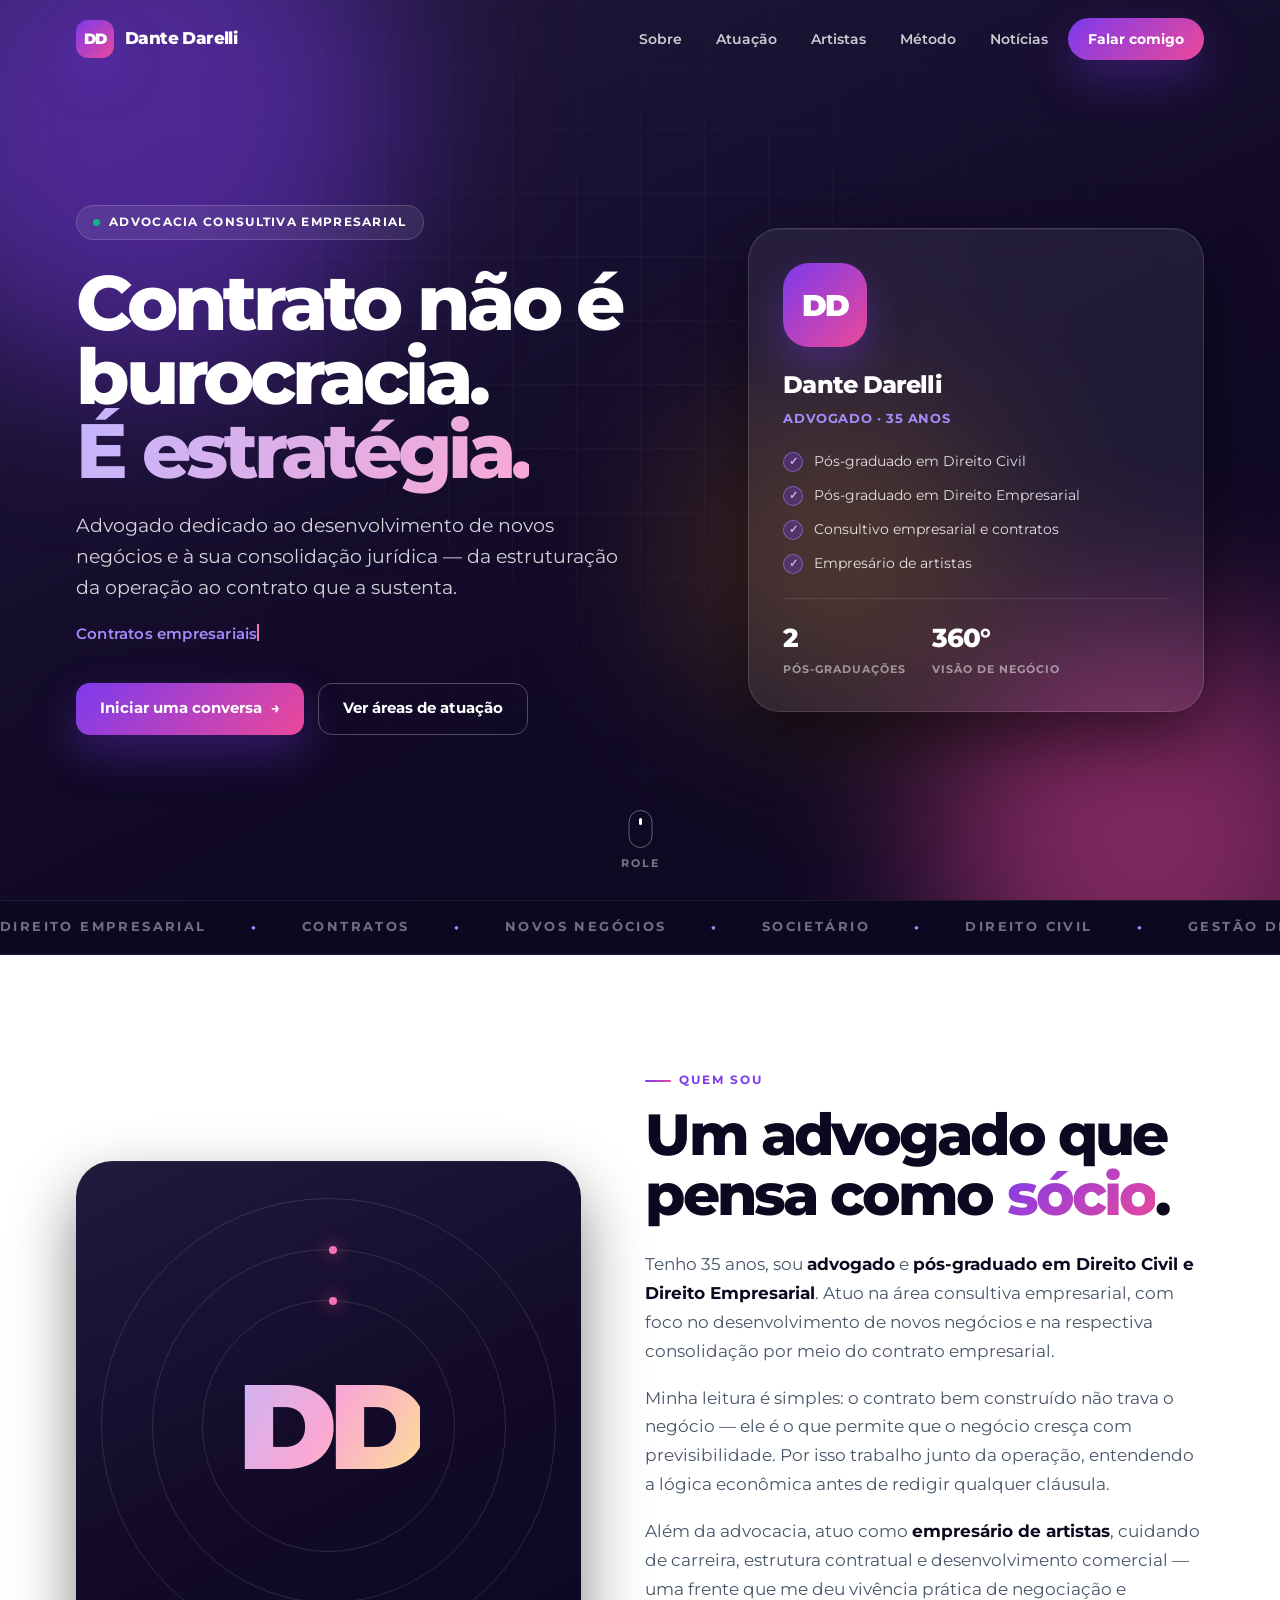
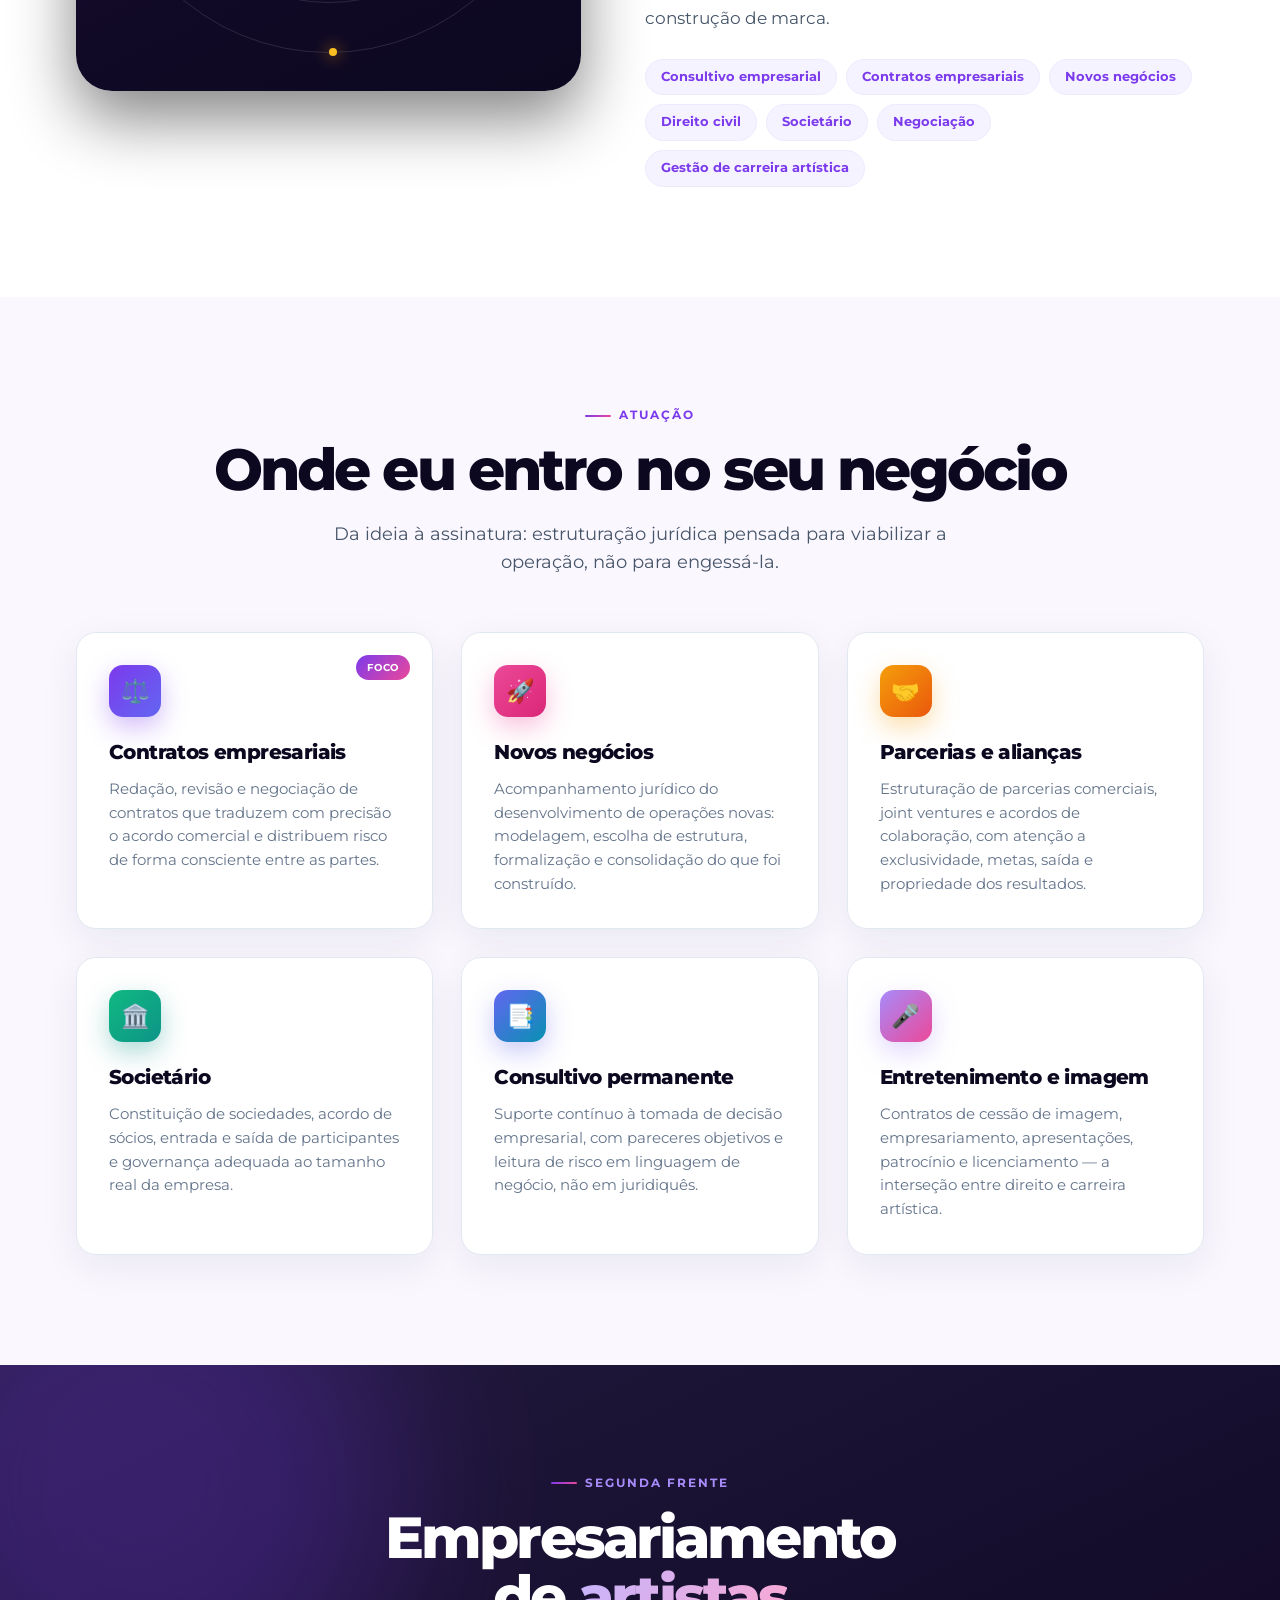
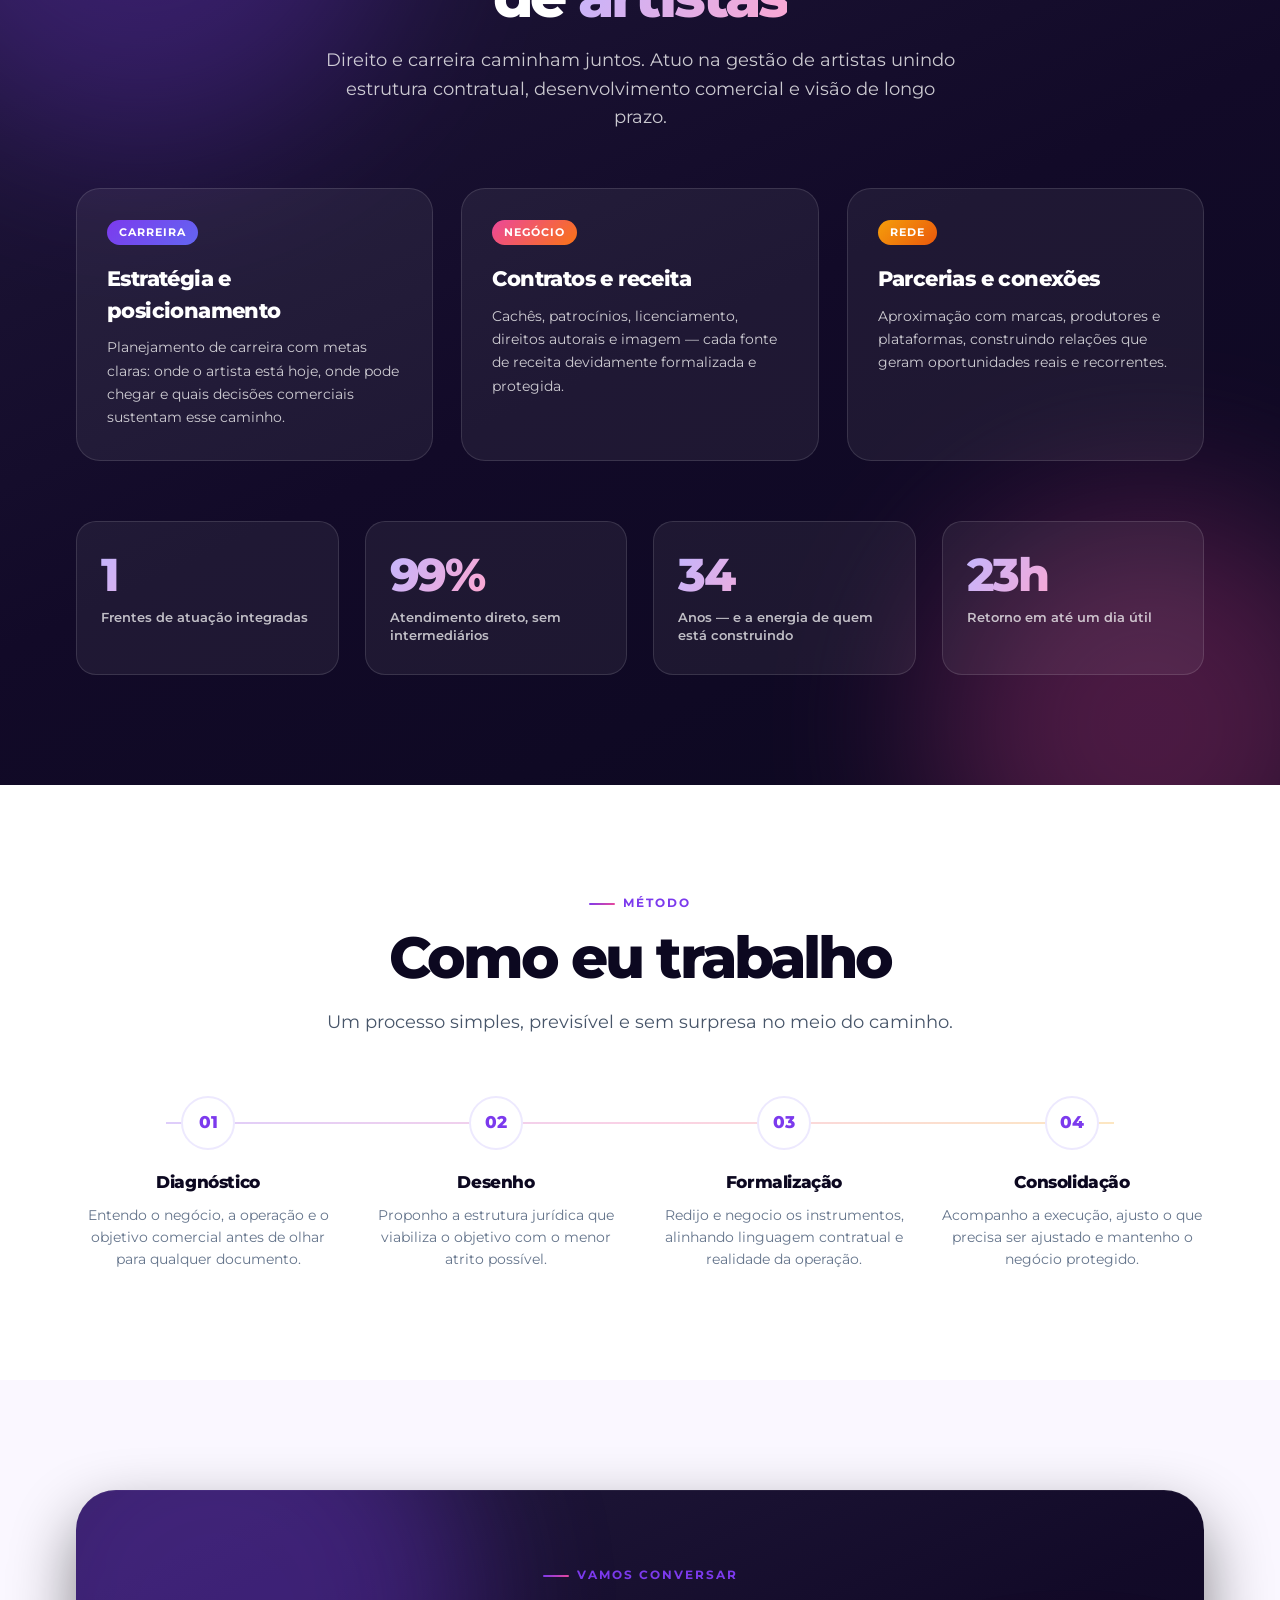
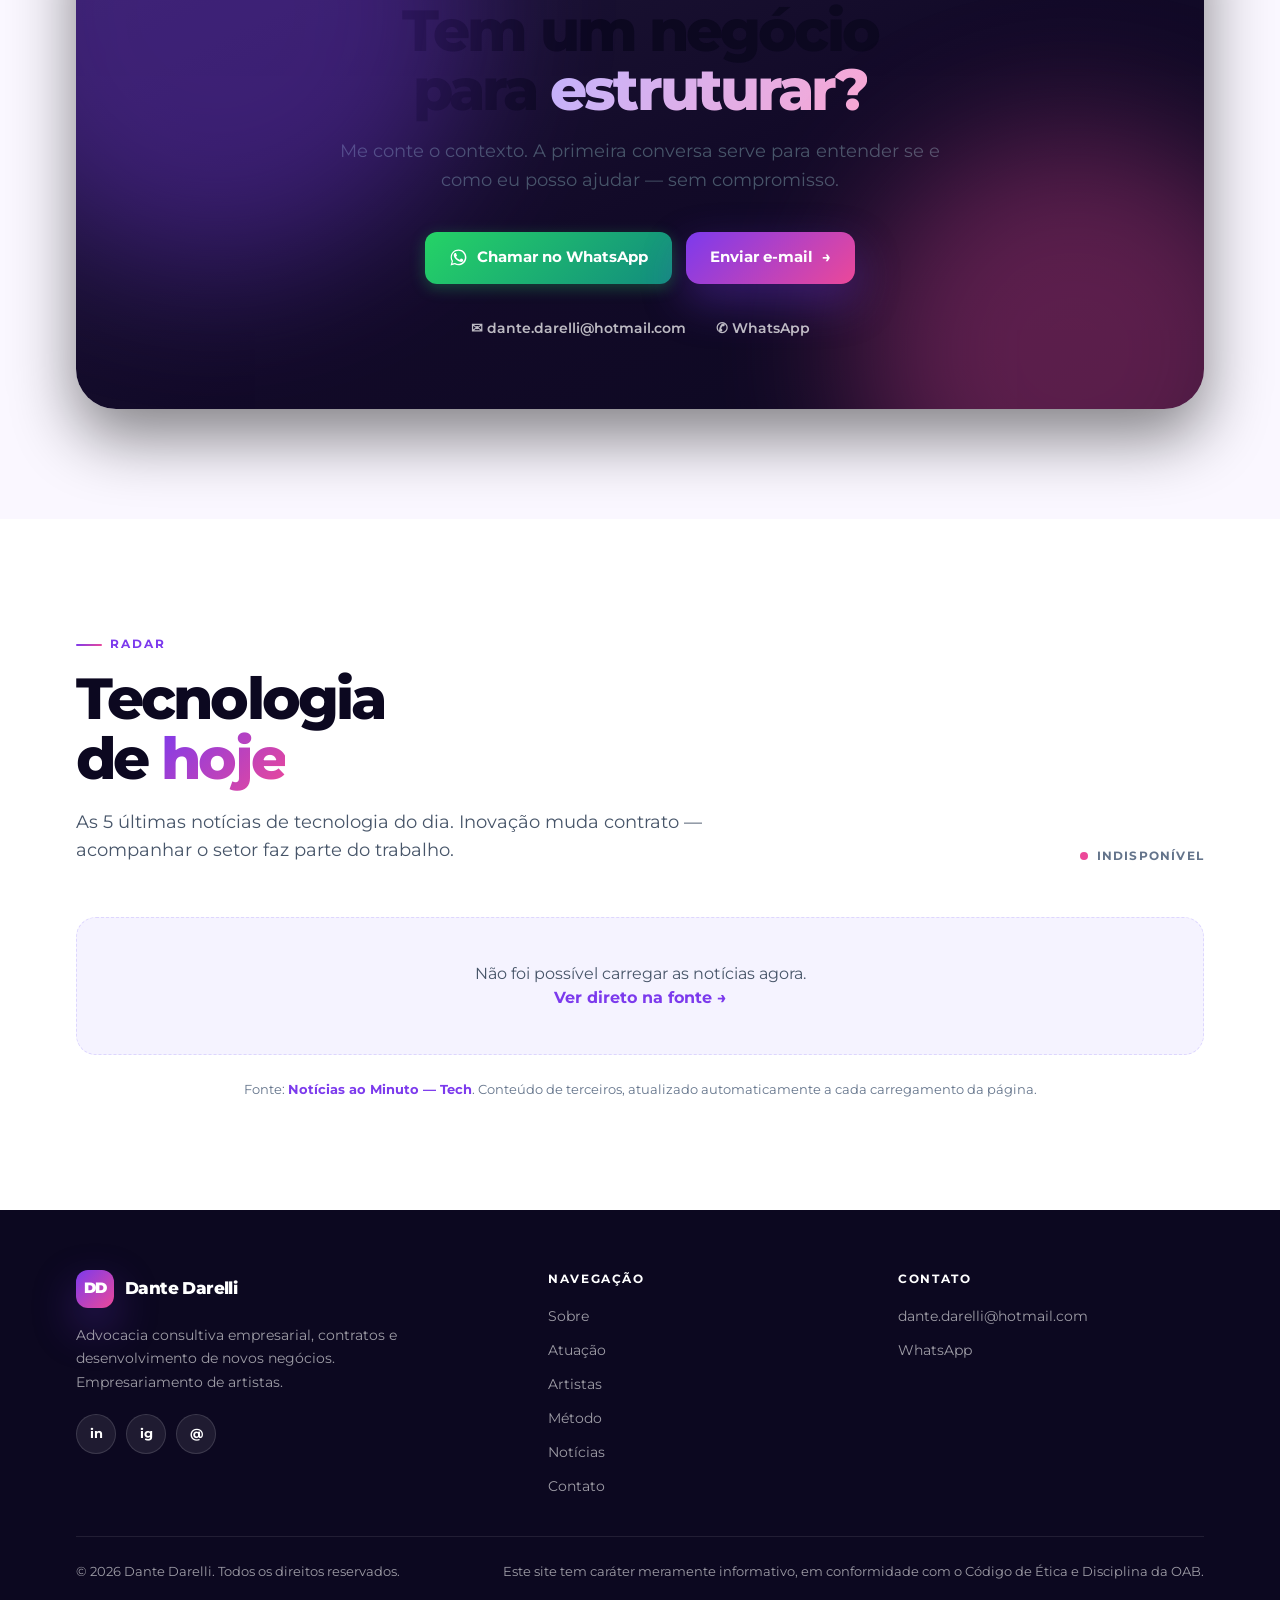
<file: index_1.html>
<!DOCTYPE html>
<html lang="pt-BR">
<head>
<meta charset="UTF-8">
<meta name="viewport" content="width=device-width, initial-scale=1">
<title>Dante Darelli — Advogado | Consultivo Empresarial</title>
<meta name="description" content="Dante Darelli — advogado especialista em direito civil e empresarial. Consultivo empresarial, estruturação de novos negócios e contratos. Também atua como empresário de artistas.">
<link rel="preconnect" href="https://fonts.googleapis.com">
<link rel="preconnect" href="https://fonts.gstatic.com" crossorigin>
<link href="https://fonts.googleapis.com/css2?family=Montserrat:wght@400;500;600;700;800;900&display=swap" rel="stylesheet">
<style>
:root{
  --violet:#7C3AED; --violet-5:#8B5CF6; --violet-4:#A78BFA; --indigo:#6366F1;
  --pink:#EC4899; --pink-d:#DB2777; --pink-l:#F472B6;
  --amber:#FBBF24; --amber-d:#F59E0B; --orange:#F97316;
  --teal:#0D9488; --green:#10B981;
  --ink:#0C0820; --ink-2:#120A28; --ink-3:#221A3D;
  --body:#475569; --body-2:#64748B;
  --white:#FFFFFF; --lilac:#FAF7FF; --lilac-2:#F5F3FF; --line:#E2E8F0;
  --grad:linear-gradient(135deg,#7C3AED 0%,#EC4899 100%);
  --grad-warm:linear-gradient(120deg,#C4B5FD 0%,#F9A8D4 48%,#FDE68A 100%);
  --dark-bg:linear-gradient(155deg,#221A3D 0%,#120A28 55%,#0C0820 100%);
  --shadow-card:rgba(15,23,42,.07) 0 12px 38px 0;
  --shadow-glow:rgba(124,58,237,.34) 0 18px 44px 0;
  --shadow-panel:rgba(0,0,0,.48) 0 28px 64px 0, rgba(255,255,255,.06) 0 1px 0 0 inset;
}
*{margin:0;padding:0;box-sizing:border-box}
html{scroll-behavior:smooth}
body{font-family:Montserrat,Arial,sans-serif;background:var(--white);color:var(--body);font-size:16px;line-height:1.5;overflow-x:hidden;-webkit-font-smoothing:antialiased}
::selection{background:var(--violet);color:#fff}
img{max-width:100%;display:block}
a{text-decoration:none;color:inherit}

/* ---------- scrollbar ---------- */
::-webkit-scrollbar{width:10px}
::-webkit-scrollbar-track{background:var(--lilac-2)}
::-webkit-scrollbar-thumb{background:var(--grad);border-radius:999px}

/* ---------- progress bar ---------- */
#progress{position:fixed;top:0;left:0;height:3px;width:0;background:var(--grad);z-index:200;box-shadow:0 0 14px rgba(236,72,153,.6)}

/* ---------- cursor glow ---------- */
#glow{position:fixed;width:520px;height:520px;border-radius:50%;pointer-events:none;z-index:1;
  background:radial-gradient(circle,rgba(124,58,237,.20) 0%,rgba(236,72,153,.10) 40%,transparent 70%);
  transform:translate(-50%,-50%);transition:opacity .4s;mix-blend-mode:screen;opacity:0}
body.dark-zone #glow{opacity:1}

/* ---------- nav ---------- */
nav{position:fixed;top:0;left:0;right:0;z-index:150;padding:18px 0;transition:.4s cubic-bezier(.4,0,.2,1)}
nav.solid{background:rgba(12,8,32,.82);backdrop-filter:blur(18px);padding:11px 0;border-bottom:1px solid rgba(255,255,255,.08)}
.nav-in{max-width:1180px;margin:0 auto;padding:0 26px;display:flex;align-items:center;justify-content:space-between;gap:20px}
.logo{display:flex;align-items:center;gap:11px;font-weight:800;letter-spacing:-.6px;color:#fff;font-size:17px}
.logo-mark{width:38px;height:38px;border-radius:12px;background:var(--grad);display:grid;place-items:center;color:#fff;font-weight:900;font-size:15px;letter-spacing:-1px;box-shadow:var(--shadow-glow);animation:markPulse 4.5s ease-in-out infinite}
@keyframes markPulse{0%,100%{box-shadow:rgba(124,58,237,.34) 0 18px 44px 0}50%{box-shadow:rgba(236,72,153,.45) 0 18px 52px 0}}
.nav-links{display:flex;gap:6px;align-items:center}
.nav-links a{font-size:13.5px;font-weight:600;color:rgba(255,255,255,.78);padding:9px 14px;border-radius:999px;position:relative;transition:.28s}
.nav-links a:hover{color:#fff;background:rgba(255,255,255,.08)}
.nav-cta{background:var(--grad);color:#fff!important;font-weight:700!important;padding:11px 20px!important;border-radius:12px;box-shadow:var(--shadow-glow);transition:.3s}
.nav-cta:hover{transform:translateY(-2px);background:var(--grad)!important}
.burger{display:none;width:42px;height:42px;border-radius:12px;background:rgba(255,255,255,.09);border:1px solid rgba(255,255,255,.14);cursor:pointer;flex-direction:column;gap:5px;align-items:center;justify-content:center}
.burger span{width:17px;height:2px;background:#fff;border-radius:2px;transition:.3s}
.burger.on span:nth-child(1){transform:translateY(7px) rotate(45deg)}
.burger.on span:nth-child(2){opacity:0}
.burger.on span:nth-child(3){transform:translateY(-7px) rotate(-45deg)}

/* ---------- hero ---------- */
.hero{position:relative;min-height:100vh;background:var(--dark-bg);display:flex;align-items:center;overflow:hidden;padding:130px 0 90px}
.hero::after{content:"";position:absolute;inset:0;opacity:.05;pointer-events:none;
  background-image:linear-gradient(rgba(255,255,255,.6) 1px,transparent 1px),linear-gradient(90deg,rgba(255,255,255,.6) 1px,transparent 1px);
  background-size:64px 64px;mask-image:radial-gradient(ellipse at 50% 40%,#000 10%,transparent 72%)}
.orb{position:absolute;border-radius:50%;filter:blur(85px);opacity:.5;pointer-events:none}
.o1{width:520px;height:520px;background:#7C3AED;top:-140px;left:-120px;animation:float1 17s ease-in-out infinite}
.o2{width:440px;height:440px;background:#EC4899;bottom:-160px;right:-90px;animation:float2 21s ease-in-out infinite}
.o3{width:320px;height:320px;background:#F59E0B;top:44%;right:22%;opacity:.22;animation:float3 25s ease-in-out infinite}
@keyframes float1{0%,100%{transform:translate(0,0) scale(1)}50%{transform:translate(120px,90px) scale(1.15)}}
@keyframes float2{0%,100%{transform:translate(0,0) scale(1)}50%{transform:translate(-110px,-70px) scale(1.2)}}
@keyframes float3{0%,100%{transform:translate(0,0)}33%{transform:translate(-90px,60px)}66%{transform:translate(70px,-50px)}}
.wrap{max-width:1180px;margin:0 auto;padding:0 26px;position:relative;z-index:3;width:100%}
.hero-grid{display:grid;grid-template-columns:1.15fr .85fr;gap:56px;align-items:center}
.pill{display:inline-flex;align-items:center;gap:9px;padding:8px 16px;border-radius:999px;background:rgba(255,255,255,.08);border:1px solid rgba(255,255,255,.16);color:#fff;font-size:11.5px;font-weight:700;letter-spacing:1.3px;text-transform:uppercase;backdrop-filter:blur(10px)}
.dot{width:7px;height:7px;border-radius:50%;background:#10B981;box-shadow:0 0 0 0 rgba(16,185,129,.7);animation:ping 2.2s infinite}
@keyframes ping{0%{box-shadow:0 0 0 0 rgba(16,185,129,.7)}70%{box-shadow:0 0 0 11px rgba(16,185,129,0)}100%{box-shadow:0 0 0 0 rgba(16,185,129,0)}}
h1{font-size:clamp(42px,6.2vw,76.8px);font-weight:800;line-height:.96;letter-spacing:-.055em;color:#fff;margin:26px 0 22px}
.g-text{background:var(--grad-warm);-webkit-background-clip:text;background-clip:text;color:transparent;background-size:220% auto;animation:shimmer 7s linear infinite}
@keyframes shimmer{to{background-position:220% center}}
.hero p.lead{font-size:19.2px;color:rgba(255,255,255,.82);max-width:560px;font-weight:400;line-height:1.62}
.type-line{margin-top:20px;font-size:15px;font-weight:600;color:var(--violet-4);letter-spacing:.2px;min-height:24px}
.type-line .cursor{display:inline-block;width:2px;height:17px;background:var(--pink-l);vertical-align:-2px;animation:blink 1s steps(2) infinite}
@keyframes blink{50%{opacity:0}}
.btns{display:flex;gap:14px;flex-wrap:wrap;margin-top:36px}
.btn{display:inline-flex;align-items:center;gap:9px;height:52px;padding:0 24px;border-radius:14px;font-weight:700;font-size:14.5px;cursor:pointer;border:none;transition:.32s cubic-bezier(.4,0,.2,1);position:relative;overflow:hidden}
.btn-primary{background:var(--grad);color:#fff;box-shadow:var(--shadow-glow)}
.btn-primary:hover{transform:translateY(-3px);box-shadow:rgba(236,72,153,.48) 0 22px 52px 0}
.btn-primary span.arw{transition:.3s}
.btn-primary:hover span.arw{transform:translateX(5px)}
.btn-wa{background:linear-gradient(135deg,#25D366 0%,#128C7E 100%);color:#fff;border-radius:12px;box-shadow:rgba(37,211,102,.3) 0 4px 15px 0}
.btn-wa:hover{transform:translateY(-3px);box-shadow:rgba(37,211,102,.45) 0 14px 34px 0}
.btn-ghost{background:transparent;color:#fff;border:1px solid rgba(255,255,255,.26)}
.btn-ghost:hover{background:rgba(255,255,255,.1);transform:translateY(-3px)}

/* hero card */
.card-3d{background:rgba(255,255,255,.07);border:1px solid rgba(255,255,255,.13);border-radius:32px;padding:34px;box-shadow:var(--shadow-panel);backdrop-filter:blur(16px);transform-style:preserve-3d;transition:transform .18s ease-out}
.card-3d .avatar{width:84px;height:84px;border-radius:26px;background:var(--grad);display:grid;place-items:center;color:#fff;font-weight:900;font-size:30px;letter-spacing:-2px;box-shadow:var(--shadow-glow);margin-bottom:20px}
.card-3d h3{color:#fff;font-size:24px;font-weight:800;letter-spacing:-.9px}
.card-3d .role{color:var(--violet-4);font-size:13px;font-weight:700;letter-spacing:.6px;text-transform:uppercase;margin-top:6px}
.card-3d ul{list-style:none;margin-top:22px;display:flex;flex-direction:column;gap:13px}
.card-3d li{display:flex;align-items:flex-start;gap:11px;color:rgba(255,255,255,.86);font-size:14.2px;line-height:1.45}
.tick{flex:0 0 20px;width:20px;height:20px;border-radius:50%;background:rgba(124,58,237,.28);border:1px solid rgba(167,139,250,.5);display:grid;place-items:center;color:#C4B5FD;font-size:11px;font-weight:800;margin-top:1px}
.oab{margin-top:24px;padding-top:20px;border-top:1px solid rgba(255,255,255,.1);display:flex;gap:26px}
.oab div span{display:block}
.oab .k{font-size:26px;font-weight:800;color:#fff;letter-spacing:-1px}
.oab .l{font-size:11px;font-weight:700;letter-spacing:1px;text-transform:uppercase;color:rgba(255,255,255,.5);margin-top:3px}

/* scroll hint */
.scroll-hint{position:absolute;bottom:28px;left:50%;transform:translateX(-50%);z-index:4;display:flex;flex-direction:column;align-items:center;gap:8px;color:rgba(255,255,255,.45);font-size:10.5px;font-weight:700;letter-spacing:2px;text-transform:uppercase}
.mouse{width:24px;height:38px;border:1.5px solid rgba(255,255,255,.35);border-radius:999px;position:relative}
.mouse::after{content:"";position:absolute;top:7px;left:50%;transform:translateX(-50%);width:3px;height:7px;border-radius:2px;background:#fff;animation:wheel 1.8s infinite}
@keyframes wheel{0%{opacity:0;transform:translate(-50%,0)}30%{opacity:1}100%{opacity:0;transform:translate(-50%,13px)}}

/* ---------- marquee ---------- */
.marquee{background:var(--ink);padding:17px 0;overflow:hidden;border-top:1px solid rgba(255,255,255,.07);border-bottom:1px solid rgba(255,255,255,.07)}
.mq-track{display:flex;gap:44px;width:max-content;animation:scrollX 34s linear infinite}
.mq-track span{color:rgba(255,255,255,.42);font-size:12.5px;font-weight:700;letter-spacing:2.4px;text-transform:uppercase;white-space:nowrap;display:flex;align-items:center;gap:44px}
.mq-track span::after{content:"◆";color:var(--violet-4);font-size:8px}
@keyframes scrollX{to{transform:translateX(-50%)}}

/* ---------- sections ---------- */
section{position:relative}
.sec{padding:110px 0}
.sec-light{background:var(--white)}
.sec-lilac{background:var(--lilac)}
.sec-dark{background:var(--dark-bg);overflow:hidden}
.eyebrow{display:inline-flex;align-items:center;gap:8px;font-size:11.5px;font-weight:700;letter-spacing:2px;text-transform:uppercase;color:var(--violet);margin-bottom:16px}
.eyebrow::before{content:"";width:26px;height:2px;background:var(--grad);border-radius:2px}
.sec-dark .eyebrow{color:var(--violet-4)}
h2{font-size:clamp(30px,4.6vw,57.6px);font-weight:800;letter-spacing:-.05em;line-height:1.03;color:var(--ink)}
.sec-dark h2{color:#fff}
.sub{font-size:17.5px;color:var(--body);max-width:640px;margin-top:20px;line-height:1.62}
.sec-dark .sub{color:rgba(255,255,255,.78)}
.head-center{text-align:center;display:flex;flex-direction:column;align-items:center}
.head-center .sub{margin-left:auto;margin-right:auto}

/* ---------- about ---------- */
.about{display:grid;grid-template-columns:.95fr 1.05fr;gap:64px;align-items:center}
.about-visual{position:relative;aspect-ratio:1/1.05;border-radius:36px;background:var(--dark-bg);overflow:hidden;box-shadow:var(--shadow-panel);display:grid;place-items:center}
.about-visual .ring{position:absolute;border:1px solid rgba(255,255,255,.12);border-radius:50%}
.r1{width:70%;aspect-ratio:1;animation:spin 26s linear infinite}
.r2{width:90%;aspect-ratio:1;animation:spin 38s linear infinite reverse}
.r3{width:50%;aspect-ratio:1;animation:spin 18s linear infinite}
@keyframes spin{to{transform:rotate(360deg)}}
.r1::before,.r3::before{content:"";position:absolute;top:-4px;left:50%;width:8px;height:8px;border-radius:50%;background:var(--pink-l);box-shadow:0 0 16px var(--pink)}
.r2::before{content:"";position:absolute;bottom:-4px;left:50%;width:8px;height:8px;border-radius:50%;background:var(--amber);box-shadow:0 0 16px var(--amber-d)}
.about-visual .mono{position:relative;z-index:2;font-size:clamp(64px,10vw,120px);font-weight:900;letter-spacing:-8px;background:var(--grad-warm);-webkit-background-clip:text;background-clip:text;color:transparent}
.about p{font-size:16.8px;line-height:1.72;margin-bottom:18px}
.about p strong{color:var(--ink);font-weight:700}
.chips{display:flex;flex-wrap:wrap;gap:9px;margin-top:26px}
.chip{padding:8px 15px;border-radius:999px;background:var(--lilac-2);border:1px solid #EDE9FE;color:var(--violet);font-size:12.5px;font-weight:700;transition:.28s}
.chip:hover{background:var(--grad);color:#fff;border-color:transparent;transform:translateY(-2px);box-shadow:rgba(124,58,237,.3) 0 8px 20px 0}

/* ---------- stats ---------- */
.stats{display:grid;grid-template-columns:repeat(4,1fr);gap:26px;margin-top:60px}
.stat{background:rgba(255,255,255,.06);border:1px solid rgba(255,255,255,.12);border-radius:20px;padding:30px 24px;transition:.35s}
.stat:hover{transform:translateY(-6px);background:rgba(255,255,255,.1);box-shadow:var(--shadow-panel)}
.stat .n{font-size:46px;font-weight:800;letter-spacing:-2.4px;background:var(--grad-warm);-webkit-background-clip:text;background-clip:text;color:transparent;line-height:1}
.stat .t{margin-top:10px;font-size:13px;font-weight:600;color:rgba(255,255,255,.72);line-height:1.4}

/* ---------- services ---------- */
.grid3{display:grid;grid-template-columns:repeat(3,1fr);gap:28px;margin-top:56px}
.card{background:#fff;border:1px solid var(--line);border-radius:20px;padding:32px;box-shadow:var(--shadow-card);position:relative;overflow:hidden;transition:.4s cubic-bezier(.4,0,.2,1)}
.card::before{content:"";position:absolute;top:0;left:0;right:0;height:3px;background:var(--grad);transform:scaleX(0);transform-origin:left;transition:.45s}
.card:hover{transform:translateY(-9px);box-shadow:rgba(15,23,42,.13) 0 26px 60px 0;border-color:#EDE9FE}
.card:hover::before{transform:scaleX(1)}
.ic{width:52px;height:52px;border-radius:14px;display:grid;place-items:center;font-size:23px;margin-bottom:20px;transition:.4s}
.card:hover .ic{transform:rotate(-8deg) scale(1.07)}
.ic-v{background:linear-gradient(135deg,#7C3AED,#6366F1);box-shadow:rgba(124,58,237,.34) 0 10px 26px 0}
.ic-p{background:linear-gradient(135deg,#EC4899,#DB2777);box-shadow:rgba(236,72,153,.34) 0 10px 26px 0}
.ic-a{background:linear-gradient(135deg,#F59E0B,#EA580C);box-shadow:rgba(245,158,11,.34) 0 10px 26px 0}
.ic-t{background:linear-gradient(135deg,#10B981,#0D9488);box-shadow:rgba(13,148,136,.34) 0 10px 26px 0}
.ic-i{background:linear-gradient(135deg,#6366F1,#0891B2);box-shadow:rgba(99,102,241,.34) 0 10px 26px 0}
.ic-r{background:linear-gradient(135deg,#A78BFA,#EC4899);box-shadow:rgba(167,139,250,.34) 0 10px 26px 0}
.card h3{font-size:20px;font-weight:800;letter-spacing:-.6px;color:var(--ink);margin-bottom:11px}
.card p{font-size:14.6px;line-height:1.62;color:var(--body-2)}
.badge{position:absolute;top:22px;right:22px;padding:5px 11px;border-radius:999px;font-size:10px;font-weight:700;letter-spacing:.9px;text-transform:uppercase;color:#fff;background:var(--grad)}

/* ---------- artists ---------- */
.art-grid{display:grid;grid-template-columns:repeat(3,1fr);gap:28px;margin-top:56px}
.art{border-radius:24px;padding:30px;background:rgba(255,255,255,.06);border:1px solid rgba(255,255,255,.12);transition:.4s;position:relative;overflow:hidden}
.art::after{content:"";position:absolute;width:180px;height:180px;border-radius:50%;filter:blur(60px);opacity:0;transition:.5s;top:-60px;right:-60px}
.art:hover::after{opacity:.55}
.art.a1::after{background:#7C3AED}.art.a2::after{background:#EC4899}.art.a3::after{background:#F59E0B}
.art:hover{transform:translateY(-8px);background:rgba(255,255,255,.1);box-shadow:var(--shadow-panel)}
.art .tag{display:inline-block;padding:5px 12px;border-radius:999px;font-size:10.5px;font-weight:700;letter-spacing:1px;text-transform:uppercase;color:#fff;margin-bottom:18px;position:relative;z-index:2}
.art.a1 .tag{background:linear-gradient(135deg,#7C3AED,#6366F1)}
.art.a2 .tag{background:linear-gradient(135deg,#EC4899,#F97316)}
.art.a3 .tag{background:linear-gradient(135deg,#F59E0B,#EA580C)}
.art h3{color:#fff;font-size:21px;font-weight:800;letter-spacing:-.6px;margin-bottom:10px;position:relative;z-index:2}
.art p{color:rgba(255,255,255,.78);font-size:14.4px;line-height:1.62;position:relative;z-index:2}

/* ---------- process ---------- */
.steps{display:grid;grid-template-columns:repeat(4,1fr);gap:24px;margin-top:60px;position:relative}
.steps::before{content:"";position:absolute;top:26px;left:8%;right:8%;height:2px;background:linear-gradient(90deg,#7C3AED,#EC4899,#F59E0B);opacity:.25}
.step{text-align:center;position:relative}
.step .num{width:54px;height:54px;border-radius:50%;background:#fff;border:2px solid #EDE9FE;display:grid;place-items:center;margin:0 auto 20px;font-weight:800;font-size:17px;color:var(--violet);position:relative;z-index:2;transition:.4s}
.step:hover .num{background:var(--grad);color:#fff;border-color:transparent;transform:scale(1.12);box-shadow:var(--shadow-glow)}
.step h4{font-size:16.5px;font-weight:800;color:var(--ink);letter-spacing:-.4px;margin-bottom:9px}
.step p{font-size:14px;color:var(--body-2);line-height:1.58}

/* ---------- CTA ---------- */
.cta-panel{background:var(--dark-bg);border-radius:40px;padding:70px 50px;text-align:center;position:relative;overflow:hidden;box-shadow:var(--shadow-panel)}
.cta-panel .orb{filter:blur(70px)}
.cta-panel h2{margin-bottom:18px}
.cta-panel .sub{margin:0 auto}
.cta-btns{display:flex;gap:14px;justify-content:center;flex-wrap:wrap;margin-top:38px;position:relative;z-index:3}
.contact-line{display:flex;gap:30px;justify-content:center;flex-wrap:wrap;margin-top:34px;position:relative;z-index:3}
.contact-line a{color:rgba(255,255,255,.72);font-size:14px;font-weight:600;display:flex;align-items:center;gap:8px;transition:.3s}
.contact-line a:hover{color:#fff}

/* ---------- notícias ---------- */
.news-top{display:flex;justify-content:space-between;align-items:flex-end;gap:26px;flex-wrap:wrap}
.news-meta{display:flex;align-items:center;gap:9px;font-size:12px;font-weight:700;letter-spacing:1.2px;text-transform:uppercase;color:var(--body-2);white-space:nowrap}
.live{width:8px;height:8px;border-radius:50%;background:#EC4899;box-shadow:0 0 0 0 rgba(236,72,153,.7);animation:ping 2.2s infinite}
.news-grid{display:grid;grid-template-columns:repeat(3,1fr);gap:24px;margin-top:52px}
.news{display:flex;flex-direction:column;background:#fff;border:1px solid var(--line);border-radius:20px;padding:26px;box-shadow:var(--shadow-card);position:relative;overflow:hidden;transition:.4s cubic-bezier(.4,0,.2,1)}
.news::before{content:"";position:absolute;top:0;left:0;right:0;height:3px;background:var(--grad);transform:scaleX(0);transform-origin:left;transition:.45s}
.news:hover{transform:translateY(-8px);box-shadow:rgba(15,23,42,.13) 0 26px 60px 0;border-color:#EDE9FE}
.news:hover::before{transform:scaleX(1)}
.news.feat{grid-column:span 2;background:var(--dark-bg);border-color:rgba(255,255,255,.12);box-shadow:var(--shadow-panel)}
.news .tagn{display:inline-flex;align-items:center;gap:7px;align-self:flex-start;padding:5px 12px;border-radius:999px;font-size:10px;font-weight:700;letter-spacing:1px;text-transform:uppercase;color:#fff;background:var(--grad);margin-bottom:16px}
.news.feat .tagn{background:linear-gradient(135deg,#F59E0B,#EA580C)}
.news h3{font-size:18px;font-weight:800;letter-spacing:-.5px;color:var(--ink);line-height:1.28;margin-bottom:11px}
.news.feat h3{color:#fff;font-size:28px;letter-spacing:-1.1px}
.news p{font-size:14.2px;line-height:1.6;color:var(--body-2);flex:1}
.news.feat p{color:rgba(255,255,255,.8);font-size:15.4px}
.news .foot{display:flex;align-items:center;justify-content:space-between;gap:14px;margin-top:20px;padding-top:16px;border-top:1px solid var(--line);font-size:12px;font-weight:600;color:var(--body-2)}
.news.feat .foot{border-top-color:rgba(255,255,255,.14);color:rgba(255,255,255,.6)}
.news .go{font-weight:700;color:var(--violet);display:inline-flex;align-items:center;gap:6px;transition:.3s}
.news.feat .go{color:var(--violet-4)}
.news:hover .go{gap:11px}
.sk{pointer-events:none}
.sk .ln{height:13px;border-radius:6px;margin-bottom:10px;background:linear-gradient(90deg,#EEEAF7 25%,#F7F4FD 50%,#EEEAF7 75%);background-size:200% 100%;animation:shine 1.3s linear infinite}
.sk .ln.t{height:20px;width:85%;margin-bottom:16px}
.sk .ln.s{width:60%}
@keyframes shine{to{background-position:-200% 0}}
.news-note{margin-top:26px;font-size:12.6px;color:var(--body-2);text-align:center}
.news-note a{color:var(--violet);font-weight:700}
.news-err{grid-column:1/-1;text-align:center;padding:44px 24px;border:1px dashed #DDD6FE;border-radius:20px;background:var(--lilac-2);color:var(--body)}
@media(max-width:960px){.news-grid{grid-template-columns:repeat(2,1fr)}.news.feat{grid-column:span 2}}
@media(max-width:600px){.news-grid{grid-template-columns:1fr}.news.feat{grid-column:span 1}.news.feat h3{font-size:22px}}

/* ---------- footer ---------- */
footer{background:var(--ink);padding:60px 0 34px;color:rgba(255,255,255,.6)}
.f-grid{display:grid;grid-template-columns:1.4fr 1fr 1fr;gap:44px;padding-bottom:38px;border-bottom:1px solid rgba(255,255,255,.09)}
footer h5{color:#fff;font-size:12px;font-weight:700;letter-spacing:1.6px;text-transform:uppercase;margin-bottom:16px}
footer ul{list-style:none;display:flex;flex-direction:column;gap:10px}
footer a{font-size:14px;transition:.28s}
footer a:hover{color:#fff}
footer p{font-size:14px;line-height:1.68;max-width:330px;margin-top:16px}
.socials{display:flex;gap:10px;margin-top:20px}
.socials a{width:40px;height:40px;border-radius:50%;background:rgba(255,255,255,.08);border:1px solid rgba(255,255,255,.13);display:grid;place-items:center;color:#fff;font-size:13px;font-weight:700;transition:.3s}
.socials a:hover{background:var(--grad);border-color:transparent;transform:translateY(-3px);box-shadow:var(--shadow-glow)}
.copy{padding-top:26px;display:flex;justify-content:space-between;gap:16px;flex-wrap:wrap;font-size:12.6px}

/* ---------- float wa ---------- */
.fab{position:fixed;right:22px;bottom:22px;z-index:140;width:58px;height:58px;border-radius:50%;background:linear-gradient(135deg,#25D366,#128C7E);display:grid;place-items:center;box-shadow:rgba(37,211,102,.4) 0 10px 30px 0;transform:scale(0);transition:.4s cubic-bezier(.34,1.56,.64,1)}
.fab.on{transform:scale(1)}
.fab:hover{transform:scale(1.1)}
.fab svg{width:28px;height:28px;fill:#fff}

/* ---------- reveal ---------- */
.rv{opacity:0;transform:translateY(34px);transition:opacity .85s cubic-bezier(.16,1,.3,1),transform .85s cubic-bezier(.16,1,.3,1)}
.rv.in{opacity:1;transform:none}
.d1{transition-delay:.09s}.d2{transition-delay:.18s}.d3{transition-delay:.27s}.d4{transition-delay:.36s}

@media(max-width:960px){
  .hero-grid,.about{grid-template-columns:1fr;gap:44px}
  .grid3,.art-grid,.steps,.stats{grid-template-columns:repeat(2,1fr)}
  .steps::before{display:none}
  .f-grid{grid-template-columns:1fr}
  .nav-links{position:fixed;top:66px;left:16px;right:16px;background:rgba(12,8,32,.97);backdrop-filter:blur(18px);border:1px solid rgba(255,255,255,.1);border-radius:20px;flex-direction:column;padding:16px;gap:4px;opacity:0;pointer-events:none;transform:translateY(-12px);transition:.32s}
  .nav-links.open{opacity:1;pointer-events:all;transform:none}
  .nav-links a{width:100%;text-align:center}
  .burger{display:flex}
  #glow{display:none}
}
@media(max-width:600px){
  .grid3,.art-grid,.steps,.stats{grid-template-columns:1fr}
  .sec{padding:78px 0}
  .cta-panel{padding:48px 24px;border-radius:28px}
}
@media(prefers-reduced-motion:reduce){*{animation:none!important;transition:none!important}.rv{opacity:1;transform:none}}
</style>
</head>
<body>
<div id="progress"></div>
<div id="glow"></div>

<nav id="nav">
  <div class="nav-in">
    <a href="#top" class="logo"><span class="logo-mark">DD</span> Dante Darelli</a>
    <div class="nav-links" id="links">
      <a href="#sobre">Sobre</a>
      <a href="#atuacao">Atuação</a>
      <a href="#artistas">Artistas</a>
      <a href="#metodo">Método</a>
      <a href="#noticias">Notícias</a>
      <a href="#contato" class="nav-cta">Falar comigo</a>
    </div>
    <div class="burger" id="burger"><span></span><span></span><span></span></div>
  </div>
</nav>

<!-- HERO -->
<header class="hero" id="top">
  <div class="orb o1"></div><div class="orb o2"></div><div class="orb o3"></div>
  <div class="wrap">
    <div class="hero-grid">
      <div>
        <span class="pill rv in"><span class="dot"></span> Advocacia consultiva empresarial</span>
        <h1 class="rv in">Contrato não é<br>burocracia.<br><span class="g-text">É estratégia.</span></h1>
        <p class="lead rv in">Advogado dedicado ao desenvolvimento de novos negócios e à sua consolidação jurídica — da estruturação da operação ao contrato que a sustenta.</p>
        <div class="type-line rv in"><span id="typed"></span><span class="cursor"></span></div>
        <div class="btns rv in">
          <a href="#contato" class="btn btn-primary">Iniciar uma conversa <span class="arw">→</span></a>
          <a href="#atuacao" class="btn btn-ghost">Ver áreas de atuação</a>
        </div>
      </div>
      <div class="card-3d rv in" id="tilt">
        <div class="avatar">DD</div>
        <h3>Dante Darelli</h3>
        <div class="role">Advogado · 35 anos</div>
        <ul>
          <li><span class="tick">✓</span> Pós-graduado em Direito Civil</li>
          <li><span class="tick">✓</span> Pós-graduado em Direito Empresarial</li>
          <li><span class="tick">✓</span> Consultivo empresarial e contratos</li>
          <li><span class="tick">✓</span> Empresário de artistas</li>
        </ul>
        <div class="oab">
          <div><span class="k" data-count="2">0</span><span class="l">Pós-graduações</span></div>
          <div><span class="k" data-count="360" data-suffix="°">0</span><span class="l">Visão de negócio</span></div>
        </div>
      </div>
    </div>
  </div>
  <div class="scroll-hint"><div class="mouse"></div>Role</div>
</header>

<div class="marquee">
  <div class="mq-track">
    <span>Direito Empresarial</span><span>Contratos</span><span>Novos Negócios</span><span>Societário</span><span>Direito Civil</span><span>Gestão de Artistas</span><span>Compliance Contratual</span><span>Parcerias</span>
    <span>Direito Empresarial</span><span>Contratos</span><span>Novos Negócios</span><span>Societário</span><span>Direito Civil</span><span>Gestão de Artistas</span><span>Compliance Contratual</span><span>Parcerias</span>
  </div>
</div>

<!-- SOBRE -->
<section class="sec sec-light" id="sobre">
  <div class="wrap">
    <div class="about">
      <div class="about-visual rv">
        <div class="ring r1"></div><div class="ring r2"></div><div class="ring r3"></div>
        <div class="mono">DD</div>
      </div>
      <div>
        <span class="eyebrow rv">Quem sou</span>
        <h2 class="rv">Um advogado que<br>pensa como <span style="background:var(--grad);-webkit-background-clip:text;background-clip:text;color:transparent">sócio</span>.</h2>
        <div class="rv d1" style="margin-top:26px">
          <p>Tenho 35 anos, sou <strong>advogado</strong> e <strong>pós-graduado em Direito Civil e Direito Empresarial</strong>. Atuo na área consultiva empresarial, com foco no desenvolvimento de novos negócios e na respectiva consolidação por meio do contrato empresarial.</p>
          <p>Minha leitura é simples: o contrato bem construído não trava o negócio — ele é o que permite que o negócio cresça com previsibilidade. Por isso trabalho junto da operação, entendendo a lógica econômica antes de redigir qualquer cláusula.</p>
          <p>Além da advocacia, atuo como <strong>empresário de artistas</strong>, cuidando de carreira, estrutura contratual e desenvolvimento comercial — uma frente que me deu vivência prática de negociação e construção de marca.</p>
        </div>
        <div class="chips rv d2">
          <span class="chip">Consultivo empresarial</span>
          <span class="chip">Contratos empresariais</span>
          <span class="chip">Novos negócios</span>
          <span class="chip">Direito civil</span>
          <span class="chip">Societário</span>
          <span class="chip">Negociação</span>
          <span class="chip">Gestão de carreira artística</span>
        </div>
      </div>
    </div>
  </div>
</section>

<!-- ATUAÇÃO -->
<section class="sec sec-lilac" id="atuacao">
  <div class="wrap">
    <div class="head-center">
      <span class="eyebrow rv">Atuação</span>
      <h2 class="rv">Onde eu entro no seu negócio</h2>
      <p class="sub rv d1">Da ideia à assinatura: estruturação jurídica pensada para viabilizar a operação, não para engessá-la.</p>
    </div>
    <div class="grid3">
      <div class="card rv"><span class="badge">Foco</span><div class="ic ic-v">⚖️</div><h3>Contratos empresariais</h3><p>Redação, revisão e negociação de contratos que traduzem com precisão o acordo comercial e distribuem risco de forma consciente entre as partes.</p></div>
      <div class="card rv d1"><div class="ic ic-p">🚀</div><h3>Novos negócios</h3><p>Acompanhamento jurídico do desenvolvimento de operações novas: modelagem, escolha de estrutura, formalização e consolidação do que foi construído.</p></div>
      <div class="card rv d2"><div class="ic ic-a">🤝</div><h3>Parcerias e alianças</h3><p>Estruturação de parcerias comerciais, joint ventures e acordos de colaboração, com atenção a exclusividade, metas, saída e propriedade dos resultados.</p></div>
      <div class="card rv"><div class="ic ic-t">🏛️</div><h3>Societário</h3><p>Constituição de sociedades, acordo de sócios, entrada e saída de participantes e governança adequada ao tamanho real da empresa.</p></div>
      <div class="card rv d1"><div class="ic ic-i">📑</div><h3>Consultivo permanente</h3><p>Suporte contínuo à tomada de decisão empresarial, com pareceres objetivos e leitura de risco em linguagem de negócio, não em juridiquês.</p></div>
      <div class="card rv d2"><div class="ic ic-r">🎤</div><h3>Entretenimento e imagem</h3><p>Contratos de cessão de imagem, empresariamento, apresentações, patrocínio e licenciamento — a interseção entre direito e carreira artística.</p></div>
    </div>
  </div>
</section>

<!-- ARTISTAS -->
<section class="sec sec-dark" id="artistas">
  <div class="orb o1" style="opacity:.28"></div><div class="orb o2" style="opacity:.28"></div>
  <div class="wrap">
    <div class="head-center">
      <span class="eyebrow rv">Segunda frente</span>
      <h2 class="rv">Empresariamento<br>de <span class="g-text">artistas</span></h2>
      <p class="sub rv d1">Direito e carreira caminham juntos. Atuo na gestão de artistas unindo estrutura contratual, desenvolvimento comercial e visão de longo prazo.</p>
    </div>
    <div class="art-grid">
      <div class="art a1 rv"><span class="tag">Carreira</span><h3>Estratégia e posicionamento</h3><p>Planejamento de carreira com metas claras: onde o artista está hoje, onde pode chegar e quais decisões comerciais sustentam esse caminho.</p></div>
      <div class="art a2 rv d1"><span class="tag">Negócio</span><h3>Contratos e receita</h3><p>Cachês, patrocínios, licenciamento, direitos autorais e imagem — cada fonte de receita devidamente formalizada e protegida.</p></div>
      <div class="art a3 rv d2"><span class="tag">Rede</span><h3>Parcerias e conexões</h3><p>Aproximação com marcas, produtores e plataformas, construindo relações que geram oportunidades reais e recorrentes.</p></div>
    </div>
    <div class="stats">
      <div class="stat rv"><div class="n" data-count="2">0</div><div class="t">Frentes de atuação integradas</div></div>
      <div class="stat rv d1"><div class="n" data-count="100" data-suffix="%">0</div><div class="t">Atendimento direto, sem intermediários</div></div>
      <div class="stat rv d2"><div class="n" data-count="35">0</div><div class="t">Anos — e a energia de quem está construindo</div></div>
      <div class="stat rv d3"><div class="n" data-count="24" data-suffix="h">0</div><div class="t">Retorno em até um dia útil</div></div>
    </div>
  </div>
</section>

<!-- MÉTODO -->
<section class="sec sec-light" id="metodo">
  <div class="wrap">
    <div class="head-center">
      <span class="eyebrow rv">Método</span>
      <h2 class="rv">Como eu trabalho</h2>
      <p class="sub rv d1">Um processo simples, previsível e sem surpresa no meio do caminho.</p>
    </div>
    <div class="steps">
      <div class="step rv"><div class="num">01</div><h4>Diagnóstico</h4><p>Entendo o negócio, a operação e o objetivo comercial antes de olhar para qualquer documento.</p></div>
      <div class="step rv d1"><div class="num">02</div><h4>Desenho</h4><p>Proponho a estrutura jurídica que viabiliza o objetivo com o menor atrito possível.</p></div>
      <div class="step rv d2"><div class="num">03</div><h4>Formalização</h4><p>Redijo e negocio os instrumentos, alinhando linguagem contratual e realidade da operação.</p></div>
      <div class="step rv d3"><div class="num">04</div><h4>Consolidação</h4><p>Acompanho a execução, ajusto o que precisa ser ajustado e mantenho o negócio protegido.</p></div>
    </div>
  </div>
</section>

<!-- CONTATO -->
<section class="sec sec-lilac" id="contato">
  <div class="wrap">
    <div class="cta-panel rv">
      <div class="orb o1" style="opacity:.35"></div><div class="orb o2" style="opacity:.35"></div>
      <span class="eyebrow">Vamos conversar</span>
      <h2>Tem um negócio<br>para <span class="g-text">estruturar?</span></h2>
      <p class="sub">Me conte o contexto. A primeira conversa serve para entender se e como eu posso ajudar — sem compromisso.</p>
      <div class="cta-btns">
        <a href="https://wa.me/5511999999999?text=Ol%C3%A1%20Dante%2C%20vim%20pelo%20seu%20site." target="_blank" rel="noopener" class="btn btn-wa">
          <svg viewBox="0 0 24 24" width="19" height="19" fill="#fff"><path d="M17.47 14.38c-.3-.15-1.76-.87-2.03-.97-.27-.1-.47-.15-.67.15-.2.3-.77.97-.94 1.17-.17.2-.35.22-.65.07-.3-.15-1.25-.46-2.39-1.47-.88-.79-1.48-1.76-1.65-2.06-.17-.3-.02-.46.13-.61.13-.13.3-.35.45-.52.15-.17.2-.3.3-.5.1-.2.05-.37-.02-.52-.08-.15-.67-1.61-.92-2.21-.24-.58-.49-.5-.67-.51h-.57c-.2 0-.52.07-.79.37-.27.3-1.04 1.02-1.04 2.48s1.06 2.88 1.21 3.08c.15.2 2.1 3.2 5.08 4.49.71.31 1.26.49 1.69.63.71.23 1.36.19 1.87.12.57-.09 1.76-.72 2.01-1.41.25-.7.25-1.29.17-1.41-.07-.13-.27-.2-.57-.35zM12.04 2C6.58 2 2.13 6.45 2.13 11.91c0 1.75.46 3.45 1.32 4.95L2 22l5.25-1.38c1.45.79 3.08 1.21 4.79 1.21h.01c5.46 0 9.91-4.45 9.91-9.91C21.96 6.45 17.5 2 12.04 2zm0 18.15h-.01c-1.52 0-3.02-.41-4.32-1.18l-.31-.18-3.21.84.86-3.13-.2-.32a8.2 8.2 0 01-1.26-4.37c0-4.54 3.7-8.23 8.25-8.23 2.2 0 4.27.86 5.83 2.41a8.19 8.19 0 012.41 5.83c0 4.54-3.7 8.23-8.24 8.23z"/></svg>
          Chamar no WhatsApp
        </a>
        <a href="mailto:dante.darelli@hotmail.com?subject=Contato%20pelo%20site" class="btn btn-primary">Enviar e-mail <span class="arw">→</span></a>
      </div>
      <div class="contact-line">
        <a href="mailto:dante.darelli@hotmail.com">✉ dante.darelli@hotmail.com</a>
        <a href="https://wa.me/5511999999999" target="_blank" rel="noopener">✆ WhatsApp</a>
      </div>
    </div>
  </div>
</section>

<!-- NOTÍCIAS -->
<section class="sec sec-light" id="noticias">
  <div class="wrap">
    <div class="news-top">
      <div>
        <span class="eyebrow rv">Radar</span>
        <h2 class="rv">Tecnologia<br>de <span style="background:var(--grad);-webkit-background-clip:text;background-clip:text;color:transparent">hoje</span></h2>
        <p class="sub rv d1">As 5 últimas notícias de tecnologia do dia. Inovação muda contrato — acompanhar o setor faz parte do trabalho.</p>
      </div>
      <div class="news-meta rv d2"><span class="live"></span><span id="news-date">Atualizando…</span></div>
    </div>
    <div class="news-grid" id="news-grid">
      <article class="news feat sk"><div class="ln t"></div><div class="ln"></div><div class="ln"></div><div class="ln s"></div></article>
      <article class="news sk"><div class="ln t"></div><div class="ln"></div><div class="ln s"></div></article>
      <article class="news sk"><div class="ln t"></div><div class="ln"></div><div class="ln s"></div></article>
      <article class="news sk"><div class="ln t"></div><div class="ln"></div><div class="ln s"></div></article>
      <article class="news sk"><div class="ln t"></div><div class="ln"></div><div class="ln s"></div></article>
    </div>
    <p class="news-note rv">Fonte: <a href="https://www.noticiasaominuto.com.br/rss/tech" target="_blank" rel="noopener">Notícias ao Minuto — Tech</a>. Conteúdo de terceiros, atualizado automaticamente a cada carregamento da página.</p>
  </div>
</section>

<footer>
  <div class="wrap">
    <div class="f-grid">
      <div>
        <a href="#top" class="logo"><span class="logo-mark">DD</span> Dante Darelli</a>
        <p>Advocacia consultiva empresarial, contratos e desenvolvimento de novos negócios. Empresariamento de artistas.</p>
        <div class="socials">
          <a href="#" aria-label="LinkedIn">in</a>
          <a href="#" aria-label="Instagram">ig</a>
          <a href="mailto:dante.darelli@hotmail.com" aria-label="E-mail">@</a>
        </div>
      </div>
      <div>
        <h5>Navegação</h5>
        <ul><li><a href="#sobre">Sobre</a></li><li><a href="#atuacao">Atuação</a></li><li><a href="#artistas">Artistas</a></li><li><a href="#metodo">Método</a></li><li><a href="#noticias">Notícias</a></li><li><a href="#contato">Contato</a></li></ul>
      </div>
      <div>
        <h5>Contato</h5>
        <ul><li><a href="mailto:dante.darelli@hotmail.com">dante.darelli@hotmail.com</a></li><li><a href="https://wa.me/5511999999999" target="_blank" rel="noopener">WhatsApp</a></li></ul>
      </div>
    </div>
    <div class="copy">
      <span>© <span id="year"></span> Dante Darelli. Todos os direitos reservados.</span>
      <span>Este site tem caráter meramente informativo, em conformidade com o Código de Ética e Disciplina da OAB.</span>
    </div>
  </div>
</footer>

<a href="https://wa.me/5511999999999?text=Ol%C3%A1%20Dante%2C%20vim%20pelo%20seu%20site." target="_blank" rel="noopener" class="fab" id="fab" aria-label="WhatsApp">
  <svg viewBox="0 0 24 24"><path d="M17.47 14.38c-.3-.15-1.76-.87-2.03-.97-.27-.1-.47-.15-.67.15-.2.3-.77.97-.94 1.17-.17.2-.35.22-.65.07-.3-.15-1.25-.46-2.39-1.47-.88-.79-1.48-1.76-1.65-2.06-.17-.3-.02-.46.13-.61.13-.13.3-.35.45-.52.15-.17.2-.3.3-.5.1-.2.05-.37-.02-.52-.08-.15-.67-1.61-.92-2.21-.24-.58-.49-.5-.67-.51h-.57c-.2 0-.52.07-.79.37-.27.3-1.04 1.02-1.04 2.48s1.06 2.88 1.21 3.08c.15.2 2.1 3.2 5.08 4.49.71.31 1.26.49 1.69.63.71.23 1.36.19 1.87.12.57-.09 1.76-.72 2.01-1.41.25-.7.25-1.29.17-1.41-.07-.13-.27-.2-.57-.35zM12.04 2C6.58 2 2.13 6.45 2.13 11.91c0 1.75.46 3.45 1.32 4.95L2 22l5.25-1.38c1.45.79 3.08 1.21 4.79 1.21h.01c5.46 0 9.91-4.45 9.91-9.91C21.96 6.45 17.5 2 12.04 2zm0 18.15h-.01c-1.52 0-3.02-.41-4.32-1.18l-.31-.18-3.21.84.86-3.13-.2-.32a8.2 8.2 0 01-1.26-4.37c0-4.54 3.7-8.23 8.25-8.23 2.2 0 4.27.86 5.83 2.41a8.19 8.19 0 012.41 5.83c0 4.54-3.7 8.23-8.24 8.23z"/></svg>
</a>

<script>
document.getElementById('year').textContent=new Date().getFullYear();

/* progress + nav */
const nav=document.getElementById('nav'),prog=document.getElementById('progress'),fab=document.getElementById('fab');
function onScroll(){
  const st=window.scrollY,h=document.documentElement.scrollHeight-innerHeight;
  prog.style.width=(st/h*100)+'%';
  nav.classList.toggle('solid',st>60);
  fab.classList.toggle('on',st>500);
}
addEventListener('scroll',onScroll,{passive:true});onScroll();

/* burger */
const burger=document.getElementById('burger'),links=document.getElementById('links');
burger.addEventListener('click',()=>{burger.classList.toggle('on');links.classList.toggle('open')});
links.querySelectorAll('a').forEach(a=>a.addEventListener('click',()=>{burger.classList.remove('on');links.classList.remove('open')}));

/* reveal */
const io=new IntersectionObserver((es)=>{es.forEach(e=>{if(e.isIntersecting){e.target.classList.add('in');io.unobserve(e.target)}})},{threshold:.14,rootMargin:'0px 0px -60px 0px'});
document.querySelectorAll('.rv:not(.in)').forEach(el=>io.observe(el));

/* counters */
const cio=new IntersectionObserver((es)=>{es.forEach(e=>{
  if(!e.isIntersecting)return;cio.unobserve(e.target);
  const el=e.target,end=+el.dataset.count,suf=el.dataset.suffix||'';let t0=null;
  const step=(t)=>{if(!t0)t0=t;const p=Math.min((t-t0)/1400,1);
    el.textContent=Math.floor(end*(1-Math.pow(1-p,3)))+suf;
    if(p<1)requestAnimationFrame(step);else el.textContent=end+suf};
  requestAnimationFrame(step)})},{threshold:.5});
document.querySelectorAll('[data-count]').forEach(el=>cio.observe(el));

/* typewriter */
const words=['Contratos empresariais','Desenvolvimento de novos negócios','Direito civil e empresarial','Empresariamento de artistas'];
const out=document.getElementById('typed');let wi=0,ci=0,del=false;
(function type(){
  const w=words[wi];
  out.textContent=del?w.slice(0,--ci):w.slice(0,++ci);
  let d=del?38:72;
  if(!del&&ci===w.length){d=1800;del=true}
  else if(del&&ci===0){del=false;wi=(wi+1)%words.length;d=320}
  setTimeout(type,d)
})();

/* cursor glow + dark zones */
const glow=document.getElementById('glow');
addEventListener('mousemove',e=>{glow.style.left=e.clientX+'px';glow.style.top=e.clientY+'px';
  const el=document.elementFromPoint(e.clientX,e.clientY);
  document.body.classList.toggle('dark-zone',!!(el&&el.closest('.hero,.sec-dark,.cta-panel,footer')));
},{passive:true});

/* tilt */
const tilt=document.getElementById('tilt');
if(tilt&&matchMedia('(pointer:fine)').matches){
  tilt.addEventListener('mousemove',e=>{const r=tilt.getBoundingClientRect();
    const x=(e.clientX-r.left)/r.width-.5,y=(e.clientY-r.top)/r.height-.5;
    tilt.style.transform=`perspective(900px) rotateY(${x*9}deg) rotateX(${-y*9}deg) translateY(-6px)`});
  tilt.addEventListener('mouseleave',()=>{tilt.style.transform='perspective(900px) rotateY(0) rotateX(0)'});
}

/* ---------- feed de notícias ---------- */
(function(){
  const FEED='https://www.noticiasaominuto.com.br/rss/tech';
  const grid=document.getElementById('news-grid'),dateEl=document.getElementById('news-date');
  const MAX=5;

  const proxies=[
    u=>'https://api.allorigins.win/raw?url='+encodeURIComponent(u),
    u=>'https://corsproxy.io/?'+encodeURIComponent(u),
    u=>'https://api.codetabs.com/v1/proxy?quest='+encodeURIComponent(u)
  ];

  const esc=s=>(s||'').replace(/[&<>"']/g,c=>({'&':'&amp;','<':'&lt;','>':'&gt;','"':'&quot;',"'":'&#39;'}[c]));
  const strip=s=>{const d=document.createElement('div');d.innerHTML=s||'';return (d.textContent||'').replace(/\s+/g,' ').trim()};
  const clamp=(s,n)=>s.length>n?s.slice(0,n).replace(/\s+\S*$/,'')+'…':s;
  const sameDay=(a,b)=>a.getFullYear()===b.getFullYear()&&a.getMonth()===b.getMonth()&&a.getDate()===b.getDate();
  const hhmm=d=>d.toLocaleTimeString('pt-BR',{hour:'2-digit',minute:'2-digit'});

  async function getFeed(){
    for(const p of proxies){
      try{
        const r=await fetch(p(FEED),{cache:'no-store'});
        if(!r.ok)continue;
        const t=await r.text();
        if(t.indexOf('<item')===-1)continue;
        return t;
      }catch(e){}
    }
    throw new Error('feed indisponível');
  }

  function parse(xml){
    const doc=new DOMParser().parseFromString(xml,'text/xml');
    return [...doc.querySelectorAll('item')].map(it=>{
      const g=t=>{const n=it.querySelector(t);return n?n.textContent:''};
      const d=new Date(g('pubDate'));
      return{title:strip(g('title')),link:(g('link')||'').trim(),desc:strip(g('description')),date:isNaN(d)?null:d};
    }).filter(i=>i.title&&i.link);
  }

  function render(items,onlyToday){
    grid.innerHTML=items.map((it,i)=>{
      const feat=i===0?' feat':'';
      const tag=i===0?'Destaque do dia':'Tech';
      const hora=it.date?hhmm(it.date):'';
      return `<article class="news${feat} rv in">
        <span class="tagn">${tag}</span>
        <h3>${esc(it.title)}</h3>
        <p>${esc(clamp(it.desc||'Clique para ler a matéria completa na fonte.',i===0?230:130))}</p>
        <div class="foot"><span>${hora?'🕐 '+hora:'Notícias ao Minuto'}</span>
        <a class="go" href="${esc(it.link)}" target="_blank" rel="noopener nofollow">Ler <span>→</span></a></div>
      </article>`;
    }).join('');
    dateEl.textContent=(onlyToday?'Hoje · ':'Últimas · ')+new Date().toLocaleDateString('pt-BR',{day:'2-digit',month:'long'});
  }

  getFeed().then(xml=>{
    const all=parse(xml),hoje=new Date();
    const doDia=all.filter(i=>i.date&&sameDay(i.date,hoje));
    const onlyToday=doDia.length>=1;
    let sel=(onlyToday?doDia:all).slice(0,MAX);
    if(onlyToday&&sel.length<MAX){
      const ids=new Set(sel.map(i=>i.link));
      sel=sel.concat(all.filter(i=>!ids.has(i.link)).slice(0,MAX-sel.length));
    }
    if(!sel.length)throw new Error('sem itens');
    render(sel,onlyToday&&doDia.length>=MAX);
  }).catch(()=>{
    grid.innerHTML=`<div class="news-err">Não foi possível carregar as notícias agora.
      <br><a href="https://www.noticiasaominuto.com.br/tech" target="_blank" rel="noopener" style="color:var(--violet);font-weight:700">Ver direto na fonte →</a></div>`;
    dateEl.textContent='Indisponível';
  });
})();

/* parallax orbs on hero */
const heroOrbs=document.querySelectorAll('.hero .orb');
addEventListener('scroll',()=>{const y=window.scrollY;
  heroOrbs.forEach((o,i)=>{o.style.marginTop=(y*(0.08+i*0.05))+'px'})},{passive:true});
</script>
</body>
</html>
</file>
